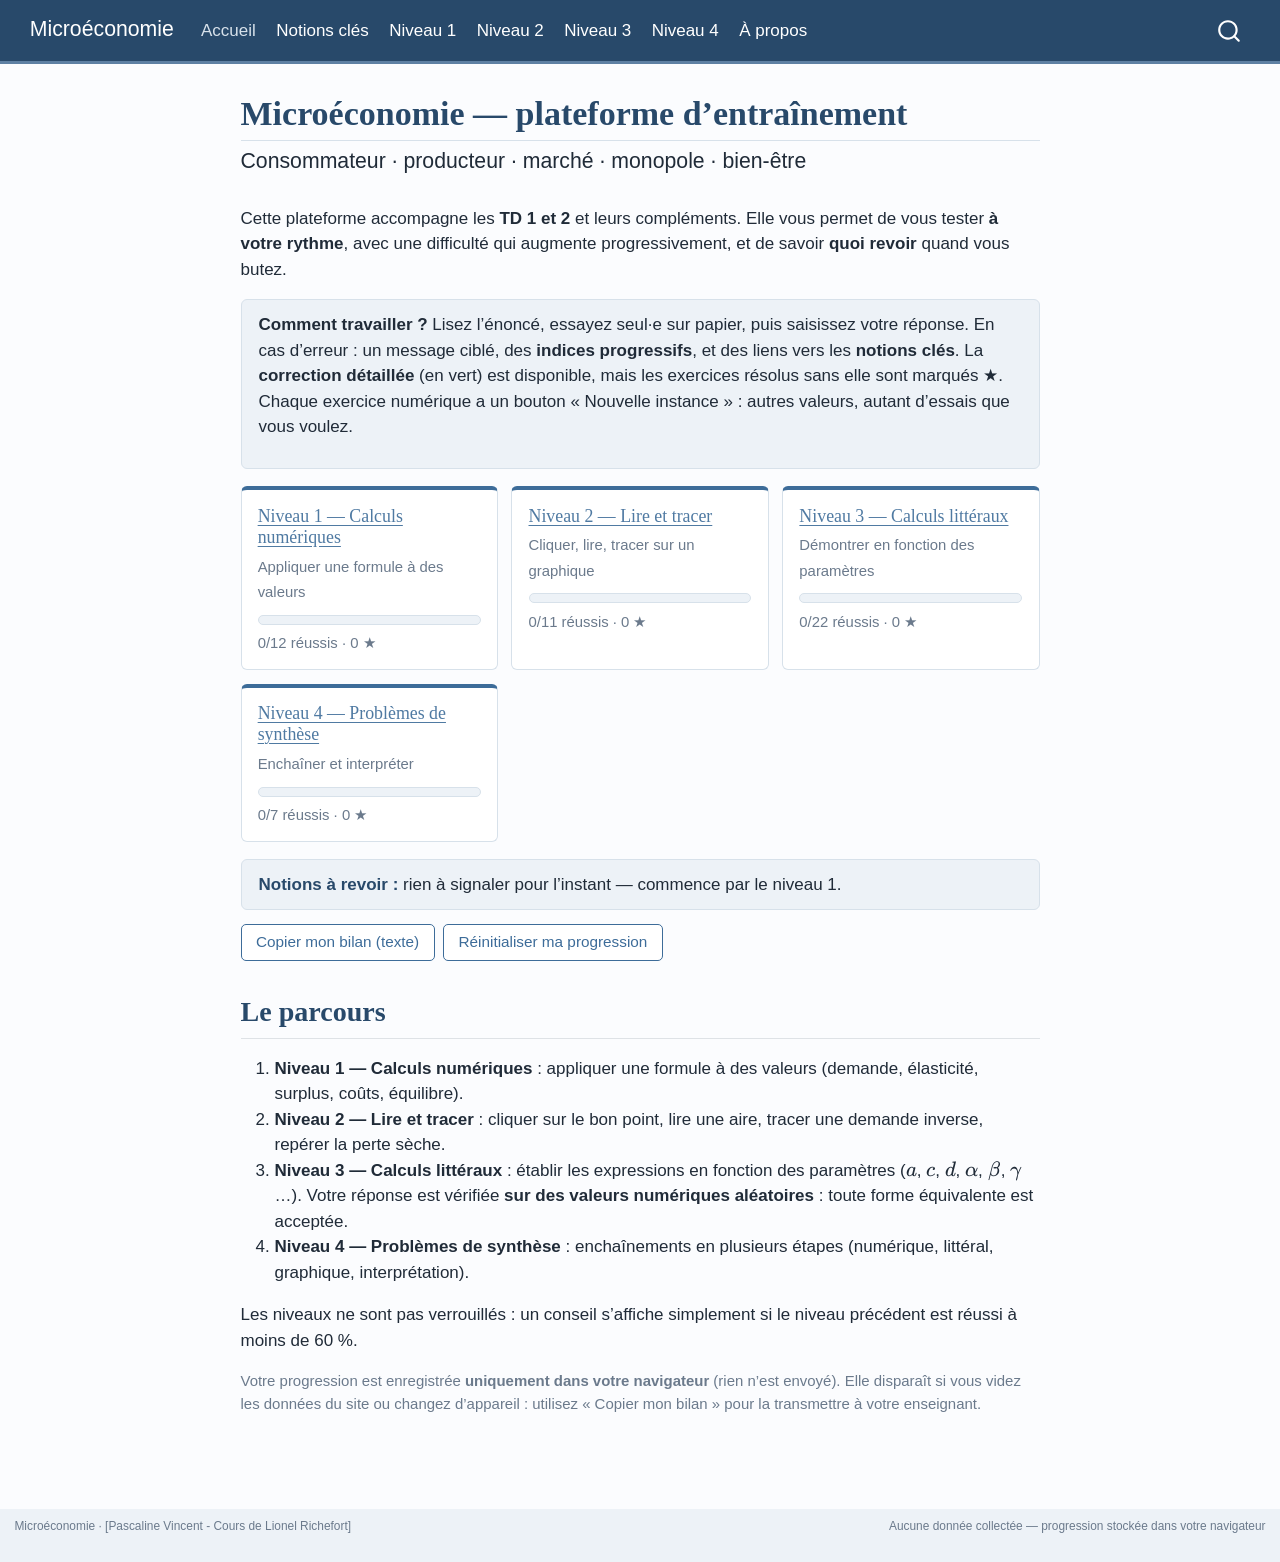
<file: docs/index.html>
<!DOCTYPE html>
<html xmlns="http://www.w3.org/1999/xhtml" lang="fr" xml:lang="fr"><head>

<meta charset="utf-8">
<meta name="generator" content="quarto-1.9.38">

<meta name="viewport" content="width=device-width, initial-scale=1.0, user-scalable=yes">


<title>Microéconomie — plateforme d’entraînement – Microéconomie</title>
<style>
/* Default styles provided by pandoc.
** See https://pandoc.org/MANUAL.html#variables-for-html for config info.
*/
code{white-space: pre-wrap;}
span.smallcaps{font-variant: small-caps;}
div.columns{display: flex; gap: min(4vw, 1.5em);}
div.column{flex: auto; overflow-x: auto;}
div.hanging-indent{margin-left: 1.5em; text-indent: -1.5em;}
ul.task-list{list-style: none;}
ul.task-list li input[type="checkbox"] {
  width: 0.8em;
  margin: 0 0.8em 0.2em -1em; /* quarto-specific, see https://github.com/quarto-dev/quarto-cli/issues/4556 */ 
  vertical-align: middle;
}
</style>


<script src="site_libs/quarto-nav/quarto-nav.js"></script>
<script src="site_libs/quarto-nav/headroom.min.js"></script>
<script src="site_libs/clipboard/clipboard.min.js"></script>
<script src="site_libs/quarto-search/autocomplete.umd.js"></script>
<script src="site_libs/quarto-search/fuse.min.js"></script>
<script src="site_libs/quarto-search/quarto-search.js"></script>
<meta name="quarto:offset" content="./">
<script src="site_libs/quarto-html/quarto.js" type="module"></script>
<script src="site_libs/quarto-html/tabsets/tabsets.js" type="module"></script>
<script src="site_libs/quarto-html/popper.min.js"></script>
<script src="site_libs/quarto-html/tippy.umd.min.js"></script>
<script src="site_libs/quarto-html/anchor.min.js"></script>
<link href="site_libs/quarto-html/tippy.css" rel="stylesheet">
<link href="site_libs/quarto-html/quarto-syntax-highlighting-15634bcf2e68342d4ad2dfa704d543f6.css" rel="stylesheet" id="quarto-text-highlighting-styles">
<script src="site_libs/bootstrap/bootstrap.min.js"></script>
<link href="site_libs/bootstrap/bootstrap-icons.css" rel="stylesheet">
<link href="site_libs/bootstrap/bootstrap-a331d33c6b200ce7b95aff8e37c7d122.min.css" rel="stylesheet" append-hash="true" id="quarto-bootstrap" data-mode="light">
<script id="quarto-search-options" type="application/json">{
  "location": "navbar",
  "copy-button": false,
  "collapse-after": 3,
  "panel-placement": "end",
  "type": "overlay",
  "limit": 50,
  "keyboard-shortcut": [
    "f",
    "/",
    "s"
  ],
  "show-item-context": false,
  "language": {
    "search-no-results-text": "Pas de résultats",
    "search-matching-documents-text": "documents trouvés",
    "search-copy-link-title": "Copier le lien vers la recherche",
    "search-hide-matches-text": "Cacher les correspondances additionnelles",
    "search-more-match-text": "correspondance de plus dans ce document",
    "search-more-matches-text": "correspondances de plus dans ce document",
    "search-clear-button-title": "Effacer",
    "search-text-placeholder": "",
    "search-detached-cancel-button-title": "Annuler",
    "search-submit-button-title": "Envoyer",
    "search-label": "Recherche"
  }
}</script>

  <script defer="" src="assets/katex/katex.min.js"></script>
  <script>document.addEventListener("DOMContentLoaded", function () {
 var mathElements = document.getElementsByClassName("math");
 var macros = [];
 for (var i = 0; i < mathElements.length; i++) {
  var texText = mathElements[i].firstChild;
  if (mathElements[i].tagName == "SPAN") {
   katex.render(texText.data, mathElements[i], {
    displayMode: mathElements[i].classList.contains('display'),
    throwOnError: false,
    macros: macros,
    fleqn: false
   });
}}});
  </script>
  <link rel="stylesheet" href="assets/katex/katex.min.css">

<script type="text/javascript">
const typesetMath = (el) => {
  if (window.MathJax) {
    // MathJax Typeset
    window.MathJax.typeset([el]);
  } else if (window.katex) {
    // KaTeX Render
    var mathElements = el.getElementsByClassName("math");
    var macros = [];
    for (var i = 0; i < mathElements.length; i++) {
      var texText = mathElements[i].firstChild;
      if (mathElements[i].tagName == "SPAN" && texText && texText.data) {
        window.katex.render(texText.data, mathElements[i], {
          displayMode: mathElements[i].classList.contains('display'),
          throwOnError: false,
          macros: macros,
          fleqn: false
        });
      }
    }
  }
}
window.Quarto = {
  typesetMath
};
</script>

<link rel="stylesheet" href="assets/platform.css">
</head>

<body class="nav-fixed fullcontent quarto-light">

<div id="quarto-search-results"></div>
  <header id="quarto-header" class="headroom fixed-top">
    <nav class="navbar navbar-expand-lg " data-bs-theme="dark">
      <div class="navbar-container container-fluid">
      <div class="navbar-brand-container mx-auto">
    <a class="navbar-brand" href="./index.html">
    <span class="navbar-title">Microéconomie</span>
    </a>
  </div>
            <div id="quarto-search" class="" title="Recherche"></div>
          <button class="navbar-toggler" type="button" data-bs-toggle="collapse" data-bs-target="#navbarCollapse" aria-controls="navbarCollapse" role="menu" aria-expanded="false" aria-label="Basculer la navigation" onclick="if (window.quartoToggleHeadroom) { window.quartoToggleHeadroom(); }">
  <span class="navbar-toggler-icon"></span>
</button>
          <div class="collapse navbar-collapse" id="navbarCollapse">
            <ul class="navbar-nav navbar-nav-scroll me-auto">
  <li class="nav-item">
    <a class="nav-link active" href="./index.html" aria-current="page"> 
<span class="menu-text">Accueil</span></a>
  </li>  
  <li class="nav-item">
    <a class="nav-link" href="./cours.html"> 
<span class="menu-text">Notions clés</span></a>
  </li>  
  <li class="nav-item">
    <a class="nav-link" href="./niveau1.html"> 
<span class="menu-text">Niveau 1</span></a>
  </li>  
  <li class="nav-item">
    <a class="nav-link" href="./niveau2.html"> 
<span class="menu-text">Niveau 2</span></a>
  </li>  
  <li class="nav-item">
    <a class="nav-link" href="./niveau3.html"> 
<span class="menu-text">Niveau 3</span></a>
  </li>  
  <li class="nav-item">
    <a class="nav-link" href="./niveau4.html"> 
<span class="menu-text">Niveau 4</span></a>
  </li>  
  <li class="nav-item">
    <a class="nav-link" href="./a-propos.html"> 
<span class="menu-text">À propos</span></a>
  </li>  
</ul>
          </div> <!-- /navcollapse -->
            <div class="quarto-navbar-tools">
</div>
      </div> <!-- /container-fluid -->
    </nav>
</header>
<!-- content -->
<div id="quarto-content" class="quarto-container page-columns page-rows-contents page-layout-article page-navbar">
<!-- sidebar -->
<!-- margin-sidebar -->
    
<!-- main -->
<main class="content" id="quarto-document-content">

<header id="title-block-header" class="quarto-title-block default">
<div class="quarto-title">
<h1 class="title">Microéconomie — plateforme d’entraînement</h1>
<p class="subtitle lead">Consommateur · producteur · marché · monopole · bien-être</p>
</div>



<div class="quarto-title-meta">

    
  
    
  </div>
  


</header>


<div class="pv-wrap">
<p>Cette plateforme accompagne les <strong>TD 1 et 2</strong> et leurs compléments. Elle vous permet de vous tester <strong>à votre rythme</strong>, avec une difficulté qui augmente progressivement, et de savoir <strong>quoi revoir</strong> quand vous butez.</p>
<div class="pv-key">
<p><strong>Comment travailler ?</strong> Lisez l’énoncé, essayez seul·e sur papier, puis saisissez votre réponse. En cas d’erreur : un message ciblé, des <strong>indices progressifs</strong>, et des liens vers les <strong>notions clés</strong>. La <strong>correction détaillée</strong> (en vert) est disponible, mais les exercices résolus sans elle sont marqués ★. Chaque exercice numérique a un bouton « Nouvelle instance » : autres valeurs, autant d’essais que vous voulez.</p>
</div>
<div id="pv-dashboard">

</div>
<section id="le-parcours" class="level2">
<h2 class="anchored" data-anchor-id="le-parcours">Le parcours</h2>
<ol type="1">
<li><strong>Niveau 1 — Calculs numériques</strong> : appliquer une formule à des valeurs (demande, élasticité, surplus, coûts, équilibre).</li>
<li><strong>Niveau 2 — Lire et tracer</strong> : cliquer sur le bon point, lire une aire, tracer une demande inverse, repérer la perte sèche.</li>
<li><strong>Niveau 3 — Calculs littéraux</strong> : établir les expressions en fonction des paramètres (<span class="math inline">a</span>, <span class="math inline">c</span>, <span class="math inline">d</span>, <span class="math inline">\alpha</span>, <span class="math inline">\beta</span>, <span class="math inline">\gamma</span>…). Votre réponse est vérifiée <strong>sur des valeurs numériques aléatoires</strong> : toute forme équivalente est acceptée.</li>
<li><strong>Niveau 4 — Problèmes de synthèse</strong> : enchaînements en plusieurs étapes (numérique, littéral, graphique, interprétation).</li>
</ol>
<p>Les niveaux ne sont pas verrouillés : un conseil s’affiche simplement si le niveau précédent est réussi à moins de 60 %.</p>
<div class="pv-note">
<p>Votre progression est enregistrée <strong>uniquement dans votre navigateur</strong> (rien n’est envoyé). Elle disparaît si vous videz les données du site ou changez d’appareil : utilisez « Copier mon bilan » pour la transmettre à votre enseignant.</p>
</div>
</section>
</div>



</main> <!-- /main -->
<script src="assets/platform.js"></script>
<script src="assets/exercises.js"></script>
<script id="quarto-html-after-body" type="application/javascript">
  window.document.addEventListener("DOMContentLoaded", function (event) {
    const icon = "";
    const anchorJS = new window.AnchorJS();
    anchorJS.options = {
      placement: 'right',
      icon: icon
    };
    anchorJS.add('.anchored');
    const isCodeAnnotation = (el) => {
      for (const clz of el.classList) {
        if (clz.startsWith('code-annotation-')) {                     
          return true;
        }
      }
      return false;
    }
    const onCopySuccess = function(e) {
      // button target
      const button = e.trigger;
      // don't keep focus
      button.blur();
      // flash "checked"
      button.classList.add('code-copy-button-checked');
      var currentTitle = button.getAttribute("title");
      button.setAttribute("title", "Copié");
      let tooltip;
      if (window.bootstrap) {
        button.setAttribute("data-bs-toggle", "tooltip");
        button.setAttribute("data-bs-placement", "left");
        button.setAttribute("data-bs-title", "Copié");
        tooltip = new bootstrap.Tooltip(button, 
          { trigger: "manual", 
            customClass: "code-copy-button-tooltip",
            offset: [0, -8]});
        tooltip.show();    
      }
      setTimeout(function() {
        if (tooltip) {
          tooltip.hide();
          button.removeAttribute("data-bs-title");
          button.removeAttribute("data-bs-toggle");
          button.removeAttribute("data-bs-placement");
        }
        button.setAttribute("title", currentTitle);
        button.classList.remove('code-copy-button-checked');
      }, 1000);
      // clear code selection
      e.clearSelection();
    }
    const getTextToCopy = function(trigger) {
      const outerScaffold = trigger.parentElement.cloneNode(true);
      const codeEl = outerScaffold.querySelector('code');
      for (const childEl of codeEl.children) {
        if (isCodeAnnotation(childEl)) {
          childEl.remove();
        }
      }
      return codeEl.innerText;
    }
    const clipboard = new window.ClipboardJS('.code-copy-button:not([data-in-quarto-modal])', {
      text: getTextToCopy
    });
    clipboard.on('success', onCopySuccess);
    if (window.document.getElementById('quarto-embedded-source-code-modal')) {
      const clipboardModal = new window.ClipboardJS('.code-copy-button[data-in-quarto-modal]', {
        text: getTextToCopy,
        container: window.document.getElementById('quarto-embedded-source-code-modal')
      });
      clipboardModal.on('success', onCopySuccess);
    }
      var localhostRegex = new RegExp(/^(?:http|https):\/\/localhost\:?[0-9]*\//);
      var mailtoRegex = new RegExp(/^mailto:/);
        var filterRegex = new RegExp('/' + window.location.host + '/');
      var isInternal = (href) => {
          return filterRegex.test(href) || localhostRegex.test(href) || mailtoRegex.test(href);
      }
      // Inspect non-navigation links and adorn them if external
     var links = window.document.querySelectorAll('a[href]:not(.nav-link):not(.navbar-brand):not(.toc-action):not(.sidebar-link):not(.sidebar-item-toggle):not(.pagination-link):not(.no-external):not([aria-hidden]):not(.dropdown-item):not(.quarto-navigation-tool):not(.about-link)');
      for (var i=0; i<links.length; i++) {
        const link = links[i];
        if (!isInternal(link.href)) {
          // undo the damage that might have been done by quarto-nav.js in the case of
          // links that we want to consider external
          if (link.dataset.originalHref !== undefined) {
            link.href = link.dataset.originalHref;
          }
        }
      }
    function tippyHover(el, contentFn, onTriggerFn, onUntriggerFn) {
      const config = {
        allowHTML: true,
        maxWidth: 500,
        delay: 100,
        arrow: false,
        appendTo: function(el) {
            return el.parentElement;
        },
        interactive: true,
        interactiveBorder: 10,
        theme: 'quarto',
        placement: 'bottom-start',
      };
      if (contentFn) {
        config.content = contentFn;
      }
      if (onTriggerFn) {
        config.onTrigger = onTriggerFn;
      }
      if (onUntriggerFn) {
        config.onUntrigger = onUntriggerFn;
      }
      window.tippy(el, config); 
    }
    const noterefs = window.document.querySelectorAll('a[role="doc-noteref"]');
    for (var i=0; i<noterefs.length; i++) {
      const ref = noterefs[i];
      tippyHover(ref, function() {
        // use id or data attribute instead here
        let href = ref.getAttribute('data-footnote-href') || ref.getAttribute('href');
        try { href = new URL(href).hash; } catch {}
        const id = href.replace(/^#\/?/, "");
        const note = window.document.getElementById(id);
        if (note) {
          return note.innerHTML;
        } else {
          return "";
        }
      });
    }
    const xrefs = window.document.querySelectorAll('a.quarto-xref');
    const processXRef = (id, note) => {
      // Strip column container classes
      const stripColumnClz = (el) => {
        el.classList.remove("page-full", "page-columns");
        if (el.children) {
          for (const child of el.children) {
            stripColumnClz(child);
          }
        }
      }
      stripColumnClz(note)
      if (id === null || id.startsWith('sec-')) {
        // Special case sections, only their first couple elements
        const container = document.createElement("div");
        if (note.children && note.children.length > 2) {
          container.appendChild(note.children[0].cloneNode(true));
          for (let i = 1; i < note.children.length; i++) {
            const child = note.children[i];
            if (child.tagName === "P" && child.innerText === "") {
              continue;
            } else {
              container.appendChild(child.cloneNode(true));
              break;
            }
          }
          if (window.Quarto?.typesetMath) {
            window.Quarto.typesetMath(container);
          }
          return container.innerHTML
        } else {
          if (window.Quarto?.typesetMath) {
            window.Quarto.typesetMath(note);
          }
          return note.innerHTML;
        }
      } else {
        // Remove any anchor links if they are present
        const anchorLink = note.querySelector('a.anchorjs-link');
        if (anchorLink) {
          anchorLink.remove();
        }
        if (window.Quarto?.typesetMath) {
          window.Quarto.typesetMath(note);
        }
        if (note.classList.contains("callout")) {
          return note.outerHTML;
        } else {
          return note.innerHTML;
        }
      }
    }
    for (var i=0; i<xrefs.length; i++) {
      const xref = xrefs[i];
      tippyHover(xref, undefined, function(instance) {
        instance.disable();
        let url = xref.getAttribute('href');
        let hash = undefined; 
        if (url.startsWith('#')) {
          hash = url;
        } else {
          try { hash = new URL(url).hash; } catch {}
        }
        if (hash) {
          const id = hash.replace(/^#\/?/, "");
          const note = window.document.getElementById(id);
          if (note !== null) {
            try {
              const html = processXRef(id, note.cloneNode(true));
              instance.setContent(html);
            } finally {
              instance.enable();
              instance.show();
            }
          } else {
            // See if we can fetch this
            fetch(url.split('#')[0])
            .then(res => res.text())
            .then(html => {
              const parser = new DOMParser();
              const htmlDoc = parser.parseFromString(html, "text/html");
              const note = htmlDoc.getElementById(id);
              if (note !== null) {
                const html = processXRef(id, note);
                instance.setContent(html);
              } 
            }).finally(() => {
              instance.enable();
              instance.show();
            });
          }
        } else {
          // See if we can fetch a full url (with no hash to target)
          // This is a special case and we should probably do some content thinning / targeting
          fetch(url)
          .then(res => res.text())
          .then(html => {
            const parser = new DOMParser();
            const htmlDoc = parser.parseFromString(html, "text/html");
            const note = htmlDoc.querySelector('main.content');
            if (note !== null) {
              // This should only happen for chapter cross references
              // (since there is no id in the URL)
              // remove the first header
              if (note.children.length > 0 && note.children[0].tagName === "HEADER") {
                note.children[0].remove();
              }
              const html = processXRef(null, note);
              instance.setContent(html);
            } 
          }).finally(() => {
            instance.enable();
            instance.show();
          });
        }
      }, function(instance) {
      });
    }
        let selectedAnnoteEl;
        const selectorForAnnotation = ( cell, annotation) => {
          let cellAttr = 'data-code-cell="' + cell + '"';
          let lineAttr = 'data-code-annotation="' +  annotation + '"';
          const selector = 'span[' + cellAttr + '][' + lineAttr + ']';
          return selector;
        }
        const selectCodeLines = (annoteEl) => {
          const doc = window.document;
          const targetCell = annoteEl.getAttribute("data-target-cell");
          const targetAnnotation = annoteEl.getAttribute("data-target-annotation");
          const annoteSpan = window.document.querySelector(selectorForAnnotation(targetCell, targetAnnotation));
          const lines = annoteSpan.getAttribute("data-code-lines").split(",");
          const lineIds = lines.map((line) => {
            return targetCell + "-" + line;
          })
          let top = null;
          let height = null;
          let parent = null;
          if (lineIds.length > 0) {
              //compute the position of the single el (top and bottom and make a div)
              const el = window.document.getElementById(lineIds[0]);
              top = el.offsetTop;
              height = el.offsetHeight;
              parent = el.parentElement.parentElement;
            if (lineIds.length > 1) {
              const lastEl = window.document.getElementById(lineIds[lineIds.length - 1]);
              const bottom = lastEl.offsetTop + lastEl.offsetHeight;
              height = bottom - top;
            }
            if (top !== null && height !== null && parent !== null) {
              // cook up a div (if necessary) and position it 
              let div = window.document.getElementById("code-annotation-line-highlight");
              if (div === null) {
                div = window.document.createElement("div");
                div.setAttribute("id", "code-annotation-line-highlight");
                div.style.position = 'absolute';
                parent.appendChild(div);
              }
              div.style.top = top - 2 + "px";
              div.style.height = height + 4 + "px";
              div.style.left = 0;
              let gutterDiv = window.document.getElementById("code-annotation-line-highlight-gutter");
              if (gutterDiv === null) {
                gutterDiv = window.document.createElement("div");
                gutterDiv.setAttribute("id", "code-annotation-line-highlight-gutter");
                gutterDiv.style.position = 'absolute';
                const codeCell = window.document.getElementById(targetCell);
                const gutter = codeCell.querySelector('.code-annotation-gutter');
                gutter.appendChild(gutterDiv);
              }
              gutterDiv.style.top = top - 2 + "px";
              gutterDiv.style.height = height + 4 + "px";
            }
            selectedAnnoteEl = annoteEl;
          }
        };
        const unselectCodeLines = () => {
          const elementsIds = ["code-annotation-line-highlight", "code-annotation-line-highlight-gutter"];
          elementsIds.forEach((elId) => {
            const div = window.document.getElementById(elId);
            if (div) {
              div.remove();
            }
          });
          selectedAnnoteEl = undefined;
        };
          // Handle positioning of the toggle
      window.addEventListener(
        "resize",
        throttle(() => {
          elRect = undefined;
          if (selectedAnnoteEl) {
            selectCodeLines(selectedAnnoteEl);
          }
        }, 10)
      );
      function throttle(fn, ms) {
      let throttle = false;
      let timer;
        return (...args) => {
          if(!throttle) { // first call gets through
              fn.apply(this, args);
              throttle = true;
          } else { // all the others get throttled
              if(timer) clearTimeout(timer); // cancel #2
              timer = setTimeout(() => {
                fn.apply(this, args);
                timer = throttle = false;
              }, ms);
          }
        };
      }
        // Attach click handler to the DT
        const annoteDls = window.document.querySelectorAll('dt[data-target-cell]');
        for (const annoteDlNode of annoteDls) {
          annoteDlNode.addEventListener('click', (event) => {
            const clickedEl = event.target;
            if (clickedEl !== selectedAnnoteEl) {
              unselectCodeLines();
              const activeEl = window.document.querySelector('dt[data-target-cell].code-annotation-active');
              if (activeEl) {
                activeEl.classList.remove('code-annotation-active');
              }
              selectCodeLines(clickedEl);
              clickedEl.classList.add('code-annotation-active');
            } else {
              // Unselect the line
              unselectCodeLines();
              clickedEl.classList.remove('code-annotation-active');
            }
          });
        }
    const findCites = (el) => {
      const parentEl = el.parentElement;
      if (parentEl) {
        const cites = parentEl.dataset.cites;
        if (cites) {
          return {
            el,
            cites: cites.split(' ')
          };
        } else {
          return findCites(el.parentElement)
        }
      } else {
        return undefined;
      }
    };
    var bibliorefs = window.document.querySelectorAll('a[role="doc-biblioref"]');
    for (var i=0; i<bibliorefs.length; i++) {
      const ref = bibliorefs[i];
      const citeInfo = findCites(ref);
      if (citeInfo) {
        tippyHover(citeInfo.el, function() {
          var popup = window.document.createElement('div');
          citeInfo.cites.forEach(function(cite) {
            var citeDiv = window.document.createElement('div');
            citeDiv.classList.add('hanging-indent');
            citeDiv.classList.add('csl-entry');
            var biblioDiv = window.document.getElementById('ref-' + cite);
            if (biblioDiv) {
              citeDiv.innerHTML = biblioDiv.innerHTML;
            }
            popup.appendChild(citeDiv);
          });
          return popup.innerHTML;
        });
      }
    }
  });
  </script>
</div> <!-- /content -->
<footer class="footer">
  <div class="nav-footer">
    <div class="nav-footer-left">
<p>Microéconomie · [Pascaline Vincent - Cours de Lionel Richefort]</p>
</div>   
    <div class="nav-footer-center">
      &nbsp;
    </div>
    <div class="nav-footer-right">
<p>Aucune donnée collectée — progression stockée dans votre navigateur</p>
</div>
  </div>
</footer>




</body></html>
</file>
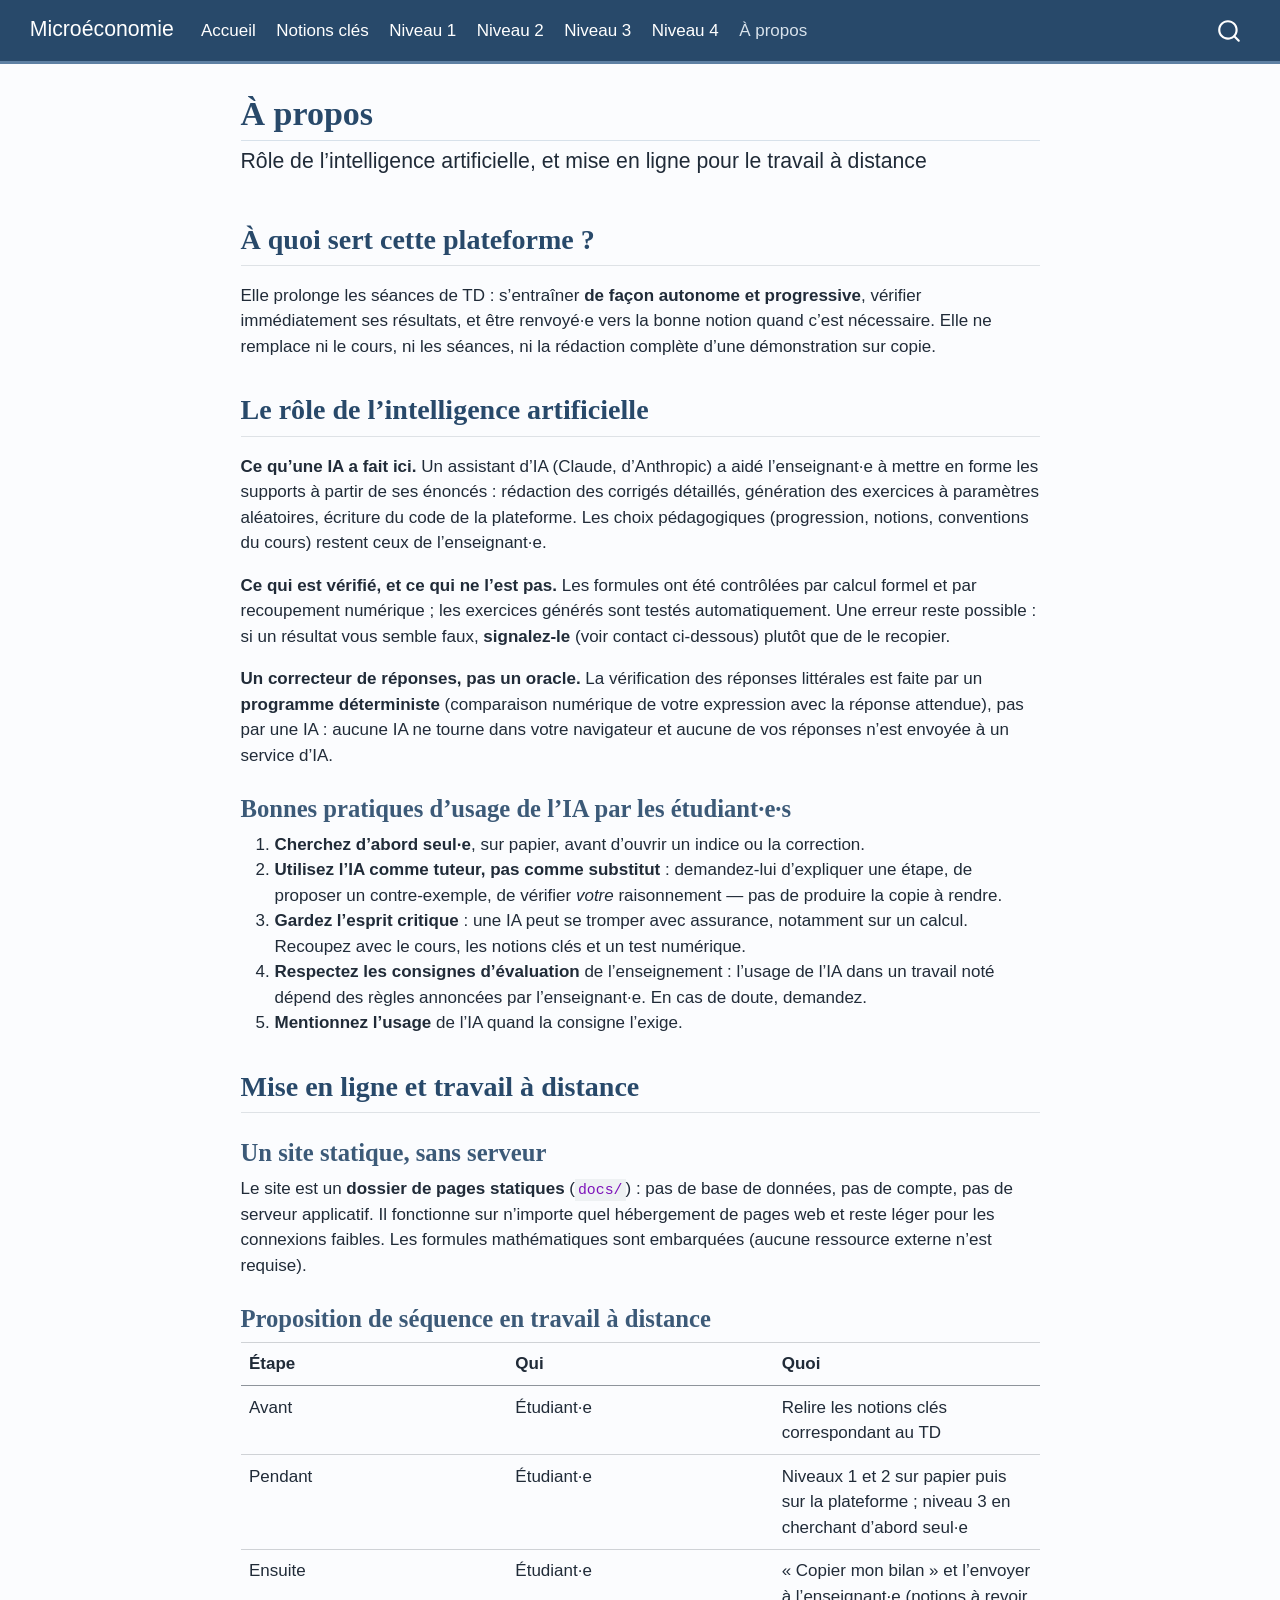
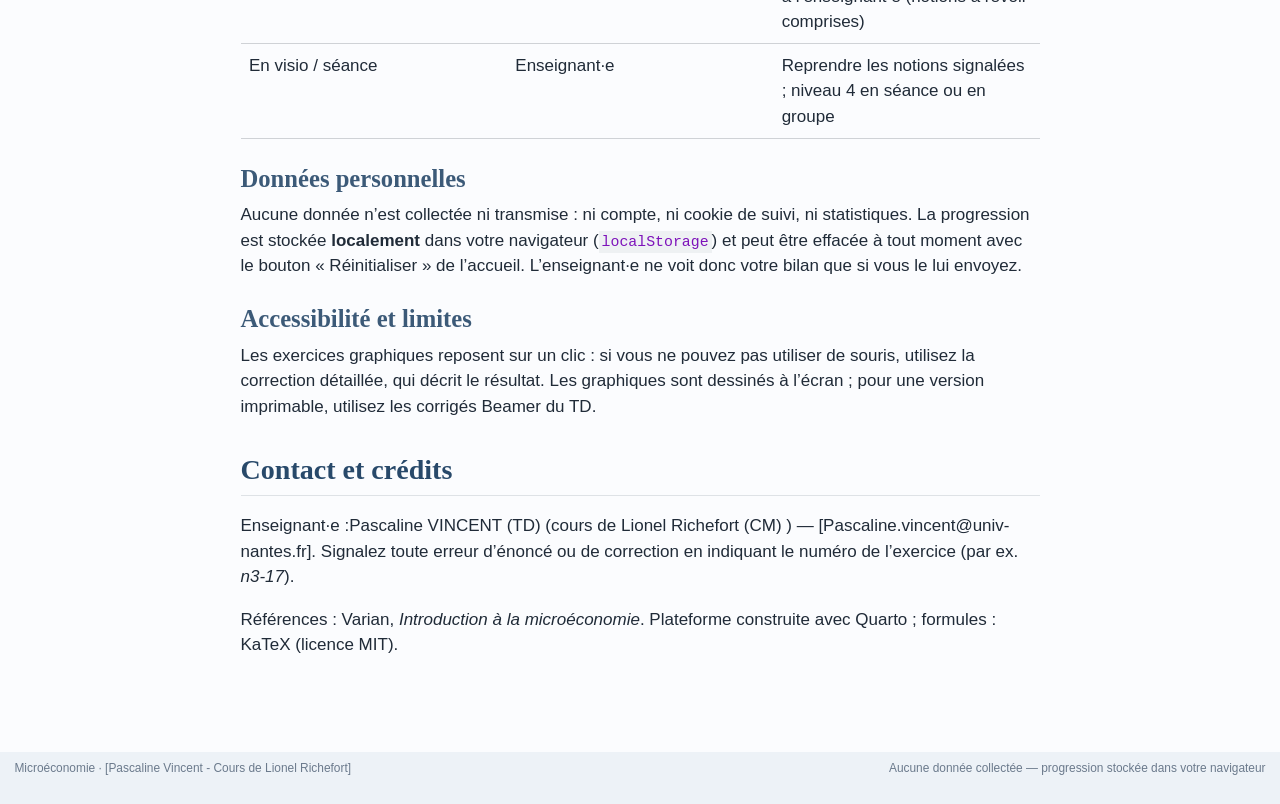
<file: docs/a-propos.html>
<!DOCTYPE html>
<html xmlns="http://www.w3.org/1999/xhtml" lang="fr" xml:lang="fr"><head>

<meta charset="utf-8">
<meta name="generator" content="quarto-1.9.38">

<meta name="viewport" content="width=device-width, initial-scale=1.0, user-scalable=yes">


<title>À propos – Microéconomie</title>
<style>
/* Default styles provided by pandoc.
** See https://pandoc.org/MANUAL.html#variables-for-html for config info.
*/
code{white-space: pre-wrap;}
span.smallcaps{font-variant: small-caps;}
div.columns{display: flex; gap: min(4vw, 1.5em);}
div.column{flex: auto; overflow-x: auto;}
div.hanging-indent{margin-left: 1.5em; text-indent: -1.5em;}
ul.task-list{list-style: none;}
ul.task-list li input[type="checkbox"] {
  width: 0.8em;
  margin: 0 0.8em 0.2em -1em; /* quarto-specific, see https://github.com/quarto-dev/quarto-cli/issues/4556 */ 
  vertical-align: middle;
}
</style>


<script src="site_libs/quarto-nav/quarto-nav.js"></script>
<script src="site_libs/quarto-nav/headroom.min.js"></script>
<script src="site_libs/clipboard/clipboard.min.js"></script>
<script src="site_libs/quarto-search/autocomplete.umd.js"></script>
<script src="site_libs/quarto-search/fuse.min.js"></script>
<script src="site_libs/quarto-search/quarto-search.js"></script>
<meta name="quarto:offset" content="./">
<script src="site_libs/quarto-html/quarto.js" type="module"></script>
<script src="site_libs/quarto-html/tabsets/tabsets.js" type="module"></script>
<script src="site_libs/quarto-html/popper.min.js"></script>
<script src="site_libs/quarto-html/tippy.umd.min.js"></script>
<script src="site_libs/quarto-html/anchor.min.js"></script>
<link href="site_libs/quarto-html/tippy.css" rel="stylesheet">
<link href="site_libs/quarto-html/quarto-syntax-highlighting-15634bcf2e68342d4ad2dfa704d543f6.css" rel="stylesheet" id="quarto-text-highlighting-styles">
<script src="site_libs/bootstrap/bootstrap.min.js"></script>
<link href="site_libs/bootstrap/bootstrap-icons.css" rel="stylesheet">
<link href="site_libs/bootstrap/bootstrap-a331d33c6b200ce7b95aff8e37c7d122.min.css" rel="stylesheet" append-hash="true" id="quarto-bootstrap" data-mode="light">
<script id="quarto-search-options" type="application/json">{
  "location": "navbar",
  "copy-button": false,
  "collapse-after": 3,
  "panel-placement": "end",
  "type": "overlay",
  "limit": 50,
  "keyboard-shortcut": [
    "f",
    "/",
    "s"
  ],
  "show-item-context": false,
  "language": {
    "search-no-results-text": "Pas de résultats",
    "search-matching-documents-text": "documents trouvés",
    "search-copy-link-title": "Copier le lien vers la recherche",
    "search-hide-matches-text": "Cacher les correspondances additionnelles",
    "search-more-match-text": "correspondance de plus dans ce document",
    "search-more-matches-text": "correspondances de plus dans ce document",
    "search-clear-button-title": "Effacer",
    "search-text-placeholder": "",
    "search-detached-cancel-button-title": "Annuler",
    "search-submit-button-title": "Envoyer",
    "search-label": "Recherche"
  }
}</script>


<link rel="stylesheet" href="assets/platform.css">
</head>

<body class="nav-fixed fullcontent quarto-light">

<div id="quarto-search-results"></div>
  <header id="quarto-header" class="headroom fixed-top">
    <nav class="navbar navbar-expand-lg " data-bs-theme="dark">
      <div class="navbar-container container-fluid">
      <div class="navbar-brand-container mx-auto">
    <a class="navbar-brand" href="./index.html">
    <span class="navbar-title">Microéconomie</span>
    </a>
  </div>
            <div id="quarto-search" class="" title="Recherche"></div>
          <button class="navbar-toggler" type="button" data-bs-toggle="collapse" data-bs-target="#navbarCollapse" aria-controls="navbarCollapse" role="menu" aria-expanded="false" aria-label="Basculer la navigation" onclick="if (window.quartoToggleHeadroom) { window.quartoToggleHeadroom(); }">
  <span class="navbar-toggler-icon"></span>
</button>
          <div class="collapse navbar-collapse" id="navbarCollapse">
            <ul class="navbar-nav navbar-nav-scroll me-auto">
  <li class="nav-item">
    <a class="nav-link" href="./index.html"> 
<span class="menu-text">Accueil</span></a>
  </li>  
  <li class="nav-item">
    <a class="nav-link" href="./cours.html"> 
<span class="menu-text">Notions clés</span></a>
  </li>  
  <li class="nav-item">
    <a class="nav-link" href="./niveau1.html"> 
<span class="menu-text">Niveau 1</span></a>
  </li>  
  <li class="nav-item">
    <a class="nav-link" href="./niveau2.html"> 
<span class="menu-text">Niveau 2</span></a>
  </li>  
  <li class="nav-item">
    <a class="nav-link" href="./niveau3.html"> 
<span class="menu-text">Niveau 3</span></a>
  </li>  
  <li class="nav-item">
    <a class="nav-link" href="./niveau4.html"> 
<span class="menu-text">Niveau 4</span></a>
  </li>  
  <li class="nav-item">
    <a class="nav-link active" href="./a-propos.html" aria-current="page"> 
<span class="menu-text">À propos</span></a>
  </li>  
</ul>
          </div> <!-- /navcollapse -->
            <div class="quarto-navbar-tools">
</div>
      </div> <!-- /container-fluid -->
    </nav>
</header>
<!-- content -->
<div id="quarto-content" class="quarto-container page-columns page-rows-contents page-layout-article page-navbar">
<!-- sidebar -->
<!-- margin-sidebar -->
    
<!-- main -->
<main class="content" id="quarto-document-content">

<header id="title-block-header" class="quarto-title-block default">
<div class="quarto-title">
<h1 class="title">À propos</h1>
<p class="subtitle lead">Rôle de l’intelligence artificielle, et mise en ligne pour le travail à distance</p>
</div>



<div class="quarto-title-meta">

    
  
    
  </div>
  


</header>


<div class="pv-wrap">
<section id="à-quoi-sert-cette-plateforme" class="level2">
<h2 class="anchored" data-anchor-id="à-quoi-sert-cette-plateforme">À quoi sert cette plateforme ?</h2>
<p>Elle prolonge les séances de TD : s’entraîner <strong>de façon autonome et progressive</strong>, vérifier immédiatement ses résultats, et être renvoyé·e vers la bonne notion quand c’est nécessaire. Elle ne remplace ni le cours, ni les séances, ni la rédaction complète d’une démonstration sur copie.</p>
</section>
<section id="ia" class="level2">
<h2 class="anchored" data-anchor-id="ia">Le rôle de l’intelligence artificielle</h2>
<p><strong>Ce qu’une IA a fait ici.</strong> Un assistant d’IA (Claude, d’Anthropic) a aidé l’enseignant·e à mettre en forme les supports à partir de ses énoncés : rédaction des corrigés détaillés, génération des exercices à paramètres aléatoires, écriture du code de la plateforme. Les choix pédagogiques (progression, notions, conventions du cours) restent ceux de l’enseignant·e.</p>
<p><strong>Ce qui est vérifié, et ce qui ne l’est pas.</strong> Les formules ont été contrôlées par calcul formel et par recoupement numérique ; les exercices générés sont testés automatiquement. Une erreur reste possible : si un résultat vous semble faux, <strong>signalez-le</strong> (voir contact ci-dessous) plutôt que de le recopier.</p>
<p><strong>Un correcteur de réponses, pas un oracle.</strong> La vérification des réponses littérales est faite par un <strong>programme déterministe</strong> (comparaison numérique de votre expression avec la réponse attendue), pas par une IA : aucune IA ne tourne dans votre navigateur et aucune de vos réponses n’est envoyée à un service d’IA.</p>
<section id="bonnes-pratiques-dusage-de-lia-par-les-étudiantes" class="level3">
<h3 class="anchored" data-anchor-id="bonnes-pratiques-dusage-de-lia-par-les-étudiantes">Bonnes pratiques d’usage de l’IA par les étudiant·e·s</h3>
<ol type="1">
<li><strong>Cherchez d’abord seul·e</strong>, sur papier, avant d’ouvrir un indice ou la correction.</li>
<li><strong>Utilisez l’IA comme tuteur, pas comme substitut</strong> : demandez-lui d’expliquer une étape, de proposer un contre-exemple, de vérifier <em>votre</em> raisonnement — pas de produire la copie à rendre.</li>
<li><strong>Gardez l’esprit critique</strong> : une IA peut se tromper avec assurance, notamment sur un calcul. Recoupez avec le cours, les notions clés et un test numérique.</li>
<li><strong>Respectez les consignes d’évaluation</strong> de l’enseignement : l’usage de l’IA dans un travail noté dépend des règles annoncées par l’enseignant·e. En cas de doute, demandez.</li>
<li><strong>Mentionnez l’usage</strong> de l’IA quand la consigne l’exige.</li>
</ol>
</section>
</section>
<section id="mise-en-ligne" class="level2">
<h2 class="anchored" data-anchor-id="mise-en-ligne">Mise en ligne et travail à distance</h2>
<section id="un-site-statique-sans-serveur" class="level3">
<h3 class="anchored" data-anchor-id="un-site-statique-sans-serveur">Un site statique, sans serveur</h3>
<p>Le site est un <strong>dossier de pages statiques</strong> (<code>docs/</code>) : pas de base de données, pas de compte, pas de serveur applicatif. Il fonctionne sur n’importe quel hébergement de pages web et reste léger pour les connexions faibles. Les formules mathématiques sont embarquées (aucune ressource externe n’est requise).</p>
</section>
<section id="proposition-de-séquence-en-travail-à-distance" class="level3">
<h3 class="anchored" data-anchor-id="proposition-de-séquence-en-travail-à-distance">Proposition de séquence en travail à distance</h3>
<table class="caption-top table">
<colgroup>
<col style="width: 33%">
<col style="width: 33%">
<col style="width: 33%">
</colgroup>
<thead>
<tr class="header">
<th style="text-align: left;">Étape</th>
<th style="text-align: left;">Qui</th>
<th style="text-align: left;">Quoi</th>
</tr>
</thead>
<tbody>
<tr class="odd">
<td style="text-align: left;">Avant</td>
<td style="text-align: left;">Étudiant·e</td>
<td style="text-align: left;">Relire les notions clés correspondant au TD</td>
</tr>
<tr class="even">
<td style="text-align: left;">Pendant</td>
<td style="text-align: left;">Étudiant·e</td>
<td style="text-align: left;">Niveaux 1 et 2 sur papier puis sur la plateforme ; niveau 3 en cherchant d’abord seul·e</td>
</tr>
<tr class="odd">
<td style="text-align: left;">Ensuite</td>
<td style="text-align: left;">Étudiant·e</td>
<td style="text-align: left;">« Copier mon bilan » et l’envoyer à l’enseignant·e (notions à revoir comprises)</td>
</tr>
<tr class="even">
<td style="text-align: left;">En visio / séance</td>
<td style="text-align: left;">Enseignant·e</td>
<td style="text-align: left;">Reprendre les notions signalées ; niveau 4 en séance ou en groupe</td>
</tr>
</tbody>
</table>
</section>
<section id="données-personnelles" class="level3">
<h3 class="anchored" data-anchor-id="données-personnelles">Données personnelles</h3>
<p>Aucune donnée n’est collectée ni transmise : ni compte, ni cookie de suivi, ni statistiques. La progression est stockée <strong>localement</strong> dans votre navigateur (<code>localStorage</code>) et peut être effacée à tout moment avec le bouton « Réinitialiser » de l’accueil. L’enseignant·e ne voit donc votre bilan que si vous le lui envoyez.</p>
</section>
<section id="accessibilité-et-limites" class="level3">
<h3 class="anchored" data-anchor-id="accessibilité-et-limites">Accessibilité et limites</h3>
<p>Les exercices graphiques reposent sur un clic : si vous ne pouvez pas utiliser de souris, utilisez la correction détaillée, qui décrit le résultat. Les graphiques sont dessinés à l’écran ; pour une version imprimable, utilisez les corrigés Beamer du TD.</p>
</section>
</section>
<section id="contact" class="level2">
<h2 class="anchored" data-anchor-id="contact">Contact et crédits</h2>
<p>Enseignant·e :Pascaline VINCENT (TD) (cours de Lionel Richefort (CM) ) — [Pascaline.vincent@univ-nantes.fr]. Signalez toute erreur d’énoncé ou de correction en indiquant le numéro de l’exercice (par ex. <em>n3-17</em>).</p>
<p>Références : Varian, <em>Introduction à la microéconomie</em>. Plateforme construite avec Quarto ; formules : KaTeX (licence MIT).</p>
</section>
</div>



</main> <!-- /main -->
<script src="assets/platform.js"></script>
<script src="assets/exercises.js"></script>
<script id="quarto-html-after-body" type="application/javascript">
  window.document.addEventListener("DOMContentLoaded", function (event) {
    const icon = "";
    const anchorJS = new window.AnchorJS();
    anchorJS.options = {
      placement: 'right',
      icon: icon
    };
    anchorJS.add('.anchored');
    const isCodeAnnotation = (el) => {
      for (const clz of el.classList) {
        if (clz.startsWith('code-annotation-')) {                     
          return true;
        }
      }
      return false;
    }
    const onCopySuccess = function(e) {
      // button target
      const button = e.trigger;
      // don't keep focus
      button.blur();
      // flash "checked"
      button.classList.add('code-copy-button-checked');
      var currentTitle = button.getAttribute("title");
      button.setAttribute("title", "Copié");
      let tooltip;
      if (window.bootstrap) {
        button.setAttribute("data-bs-toggle", "tooltip");
        button.setAttribute("data-bs-placement", "left");
        button.setAttribute("data-bs-title", "Copié");
        tooltip = new bootstrap.Tooltip(button, 
          { trigger: "manual", 
            customClass: "code-copy-button-tooltip",
            offset: [0, -8]});
        tooltip.show();    
      }
      setTimeout(function() {
        if (tooltip) {
          tooltip.hide();
          button.removeAttribute("data-bs-title");
          button.removeAttribute("data-bs-toggle");
          button.removeAttribute("data-bs-placement");
        }
        button.setAttribute("title", currentTitle);
        button.classList.remove('code-copy-button-checked');
      }, 1000);
      // clear code selection
      e.clearSelection();
    }
    const getTextToCopy = function(trigger) {
      const outerScaffold = trigger.parentElement.cloneNode(true);
      const codeEl = outerScaffold.querySelector('code');
      for (const childEl of codeEl.children) {
        if (isCodeAnnotation(childEl)) {
          childEl.remove();
        }
      }
      return codeEl.innerText;
    }
    const clipboard = new window.ClipboardJS('.code-copy-button:not([data-in-quarto-modal])', {
      text: getTextToCopy
    });
    clipboard.on('success', onCopySuccess);
    if (window.document.getElementById('quarto-embedded-source-code-modal')) {
      const clipboardModal = new window.ClipboardJS('.code-copy-button[data-in-quarto-modal]', {
        text: getTextToCopy,
        container: window.document.getElementById('quarto-embedded-source-code-modal')
      });
      clipboardModal.on('success', onCopySuccess);
    }
      var localhostRegex = new RegExp(/^(?:http|https):\/\/localhost\:?[0-9]*\//);
      var mailtoRegex = new RegExp(/^mailto:/);
        var filterRegex = new RegExp('/' + window.location.host + '/');
      var isInternal = (href) => {
          return filterRegex.test(href) || localhostRegex.test(href) || mailtoRegex.test(href);
      }
      // Inspect non-navigation links and adorn them if external
     var links = window.document.querySelectorAll('a[href]:not(.nav-link):not(.navbar-brand):not(.toc-action):not(.sidebar-link):not(.sidebar-item-toggle):not(.pagination-link):not(.no-external):not([aria-hidden]):not(.dropdown-item):not(.quarto-navigation-tool):not(.about-link)');
      for (var i=0; i<links.length; i++) {
        const link = links[i];
        if (!isInternal(link.href)) {
          // undo the damage that might have been done by quarto-nav.js in the case of
          // links that we want to consider external
          if (link.dataset.originalHref !== undefined) {
            link.href = link.dataset.originalHref;
          }
        }
      }
    function tippyHover(el, contentFn, onTriggerFn, onUntriggerFn) {
      const config = {
        allowHTML: true,
        maxWidth: 500,
        delay: 100,
        arrow: false,
        appendTo: function(el) {
            return el.parentElement;
        },
        interactive: true,
        interactiveBorder: 10,
        theme: 'quarto',
        placement: 'bottom-start',
      };
      if (contentFn) {
        config.content = contentFn;
      }
      if (onTriggerFn) {
        config.onTrigger = onTriggerFn;
      }
      if (onUntriggerFn) {
        config.onUntrigger = onUntriggerFn;
      }
      window.tippy(el, config); 
    }
    const noterefs = window.document.querySelectorAll('a[role="doc-noteref"]');
    for (var i=0; i<noterefs.length; i++) {
      const ref = noterefs[i];
      tippyHover(ref, function() {
        // use id or data attribute instead here
        let href = ref.getAttribute('data-footnote-href') || ref.getAttribute('href');
        try { href = new URL(href).hash; } catch {}
        const id = href.replace(/^#\/?/, "");
        const note = window.document.getElementById(id);
        if (note) {
          return note.innerHTML;
        } else {
          return "";
        }
      });
    }
    const xrefs = window.document.querySelectorAll('a.quarto-xref');
    const processXRef = (id, note) => {
      // Strip column container classes
      const stripColumnClz = (el) => {
        el.classList.remove("page-full", "page-columns");
        if (el.children) {
          for (const child of el.children) {
            stripColumnClz(child);
          }
        }
      }
      stripColumnClz(note)
      if (id === null || id.startsWith('sec-')) {
        // Special case sections, only their first couple elements
        const container = document.createElement("div");
        if (note.children && note.children.length > 2) {
          container.appendChild(note.children[0].cloneNode(true));
          for (let i = 1; i < note.children.length; i++) {
            const child = note.children[i];
            if (child.tagName === "P" && child.innerText === "") {
              continue;
            } else {
              container.appendChild(child.cloneNode(true));
              break;
            }
          }
          if (window.Quarto?.typesetMath) {
            window.Quarto.typesetMath(container);
          }
          return container.innerHTML
        } else {
          if (window.Quarto?.typesetMath) {
            window.Quarto.typesetMath(note);
          }
          return note.innerHTML;
        }
      } else {
        // Remove any anchor links if they are present
        const anchorLink = note.querySelector('a.anchorjs-link');
        if (anchorLink) {
          anchorLink.remove();
        }
        if (window.Quarto?.typesetMath) {
          window.Quarto.typesetMath(note);
        }
        if (note.classList.contains("callout")) {
          return note.outerHTML;
        } else {
          return note.innerHTML;
        }
      }
    }
    for (var i=0; i<xrefs.length; i++) {
      const xref = xrefs[i];
      tippyHover(xref, undefined, function(instance) {
        instance.disable();
        let url = xref.getAttribute('href');
        let hash = undefined; 
        if (url.startsWith('#')) {
          hash = url;
        } else {
          try { hash = new URL(url).hash; } catch {}
        }
        if (hash) {
          const id = hash.replace(/^#\/?/, "");
          const note = window.document.getElementById(id);
          if (note !== null) {
            try {
              const html = processXRef(id, note.cloneNode(true));
              instance.setContent(html);
            } finally {
              instance.enable();
              instance.show();
            }
          } else {
            // See if we can fetch this
            fetch(url.split('#')[0])
            .then(res => res.text())
            .then(html => {
              const parser = new DOMParser();
              const htmlDoc = parser.parseFromString(html, "text/html");
              const note = htmlDoc.getElementById(id);
              if (note !== null) {
                const html = processXRef(id, note);
                instance.setContent(html);
              } 
            }).finally(() => {
              instance.enable();
              instance.show();
            });
          }
        } else {
          // See if we can fetch a full url (with no hash to target)
          // This is a special case and we should probably do some content thinning / targeting
          fetch(url)
          .then(res => res.text())
          .then(html => {
            const parser = new DOMParser();
            const htmlDoc = parser.parseFromString(html, "text/html");
            const note = htmlDoc.querySelector('main.content');
            if (note !== null) {
              // This should only happen for chapter cross references
              // (since there is no id in the URL)
              // remove the first header
              if (note.children.length > 0 && note.children[0].tagName === "HEADER") {
                note.children[0].remove();
              }
              const html = processXRef(null, note);
              instance.setContent(html);
            } 
          }).finally(() => {
            instance.enable();
            instance.show();
          });
        }
      }, function(instance) {
      });
    }
        let selectedAnnoteEl;
        const selectorForAnnotation = ( cell, annotation) => {
          let cellAttr = 'data-code-cell="' + cell + '"';
          let lineAttr = 'data-code-annotation="' +  annotation + '"';
          const selector = 'span[' + cellAttr + '][' + lineAttr + ']';
          return selector;
        }
        const selectCodeLines = (annoteEl) => {
          const doc = window.document;
          const targetCell = annoteEl.getAttribute("data-target-cell");
          const targetAnnotation = annoteEl.getAttribute("data-target-annotation");
          const annoteSpan = window.document.querySelector(selectorForAnnotation(targetCell, targetAnnotation));
          const lines = annoteSpan.getAttribute("data-code-lines").split(",");
          const lineIds = lines.map((line) => {
            return targetCell + "-" + line;
          })
          let top = null;
          let height = null;
          let parent = null;
          if (lineIds.length > 0) {
              //compute the position of the single el (top and bottom and make a div)
              const el = window.document.getElementById(lineIds[0]);
              top = el.offsetTop;
              height = el.offsetHeight;
              parent = el.parentElement.parentElement;
            if (lineIds.length > 1) {
              const lastEl = window.document.getElementById(lineIds[lineIds.length - 1]);
              const bottom = lastEl.offsetTop + lastEl.offsetHeight;
              height = bottom - top;
            }
            if (top !== null && height !== null && parent !== null) {
              // cook up a div (if necessary) and position it 
              let div = window.document.getElementById("code-annotation-line-highlight");
              if (div === null) {
                div = window.document.createElement("div");
                div.setAttribute("id", "code-annotation-line-highlight");
                div.style.position = 'absolute';
                parent.appendChild(div);
              }
              div.style.top = top - 2 + "px";
              div.style.height = height + 4 + "px";
              div.style.left = 0;
              let gutterDiv = window.document.getElementById("code-annotation-line-highlight-gutter");
              if (gutterDiv === null) {
                gutterDiv = window.document.createElement("div");
                gutterDiv.setAttribute("id", "code-annotation-line-highlight-gutter");
                gutterDiv.style.position = 'absolute';
                const codeCell = window.document.getElementById(targetCell);
                const gutter = codeCell.querySelector('.code-annotation-gutter');
                gutter.appendChild(gutterDiv);
              }
              gutterDiv.style.top = top - 2 + "px";
              gutterDiv.style.height = height + 4 + "px";
            }
            selectedAnnoteEl = annoteEl;
          }
        };
        const unselectCodeLines = () => {
          const elementsIds = ["code-annotation-line-highlight", "code-annotation-line-highlight-gutter"];
          elementsIds.forEach((elId) => {
            const div = window.document.getElementById(elId);
            if (div) {
              div.remove();
            }
          });
          selectedAnnoteEl = undefined;
        };
          // Handle positioning of the toggle
      window.addEventListener(
        "resize",
        throttle(() => {
          elRect = undefined;
          if (selectedAnnoteEl) {
            selectCodeLines(selectedAnnoteEl);
          }
        }, 10)
      );
      function throttle(fn, ms) {
      let throttle = false;
      let timer;
        return (...args) => {
          if(!throttle) { // first call gets through
              fn.apply(this, args);
              throttle = true;
          } else { // all the others get throttled
              if(timer) clearTimeout(timer); // cancel #2
              timer = setTimeout(() => {
                fn.apply(this, args);
                timer = throttle = false;
              }, ms);
          }
        };
      }
        // Attach click handler to the DT
        const annoteDls = window.document.querySelectorAll('dt[data-target-cell]');
        for (const annoteDlNode of annoteDls) {
          annoteDlNode.addEventListener('click', (event) => {
            const clickedEl = event.target;
            if (clickedEl !== selectedAnnoteEl) {
              unselectCodeLines();
              const activeEl = window.document.querySelector('dt[data-target-cell].code-annotation-active');
              if (activeEl) {
                activeEl.classList.remove('code-annotation-active');
              }
              selectCodeLines(clickedEl);
              clickedEl.classList.add('code-annotation-active');
            } else {
              // Unselect the line
              unselectCodeLines();
              clickedEl.classList.remove('code-annotation-active');
            }
          });
        }
    const findCites = (el) => {
      const parentEl = el.parentElement;
      if (parentEl) {
        const cites = parentEl.dataset.cites;
        if (cites) {
          return {
            el,
            cites: cites.split(' ')
          };
        } else {
          return findCites(el.parentElement)
        }
      } else {
        return undefined;
      }
    };
    var bibliorefs = window.document.querySelectorAll('a[role="doc-biblioref"]');
    for (var i=0; i<bibliorefs.length; i++) {
      const ref = bibliorefs[i];
      const citeInfo = findCites(ref);
      if (citeInfo) {
        tippyHover(citeInfo.el, function() {
          var popup = window.document.createElement('div');
          citeInfo.cites.forEach(function(cite) {
            var citeDiv = window.document.createElement('div');
            citeDiv.classList.add('hanging-indent');
            citeDiv.classList.add('csl-entry');
            var biblioDiv = window.document.getElementById('ref-' + cite);
            if (biblioDiv) {
              citeDiv.innerHTML = biblioDiv.innerHTML;
            }
            popup.appendChild(citeDiv);
          });
          return popup.innerHTML;
        });
      }
    }
  });
  </script>
</div> <!-- /content -->
<footer class="footer">
  <div class="nav-footer">
    <div class="nav-footer-left">
<p>Microéconomie · [Pascaline Vincent - Cours de Lionel Richefort]</p>
</div>   
    <div class="nav-footer-center">
      &nbsp;
    </div>
    <div class="nav-footer-right">
<p>Aucune donnée collectée — progression stockée dans votre navigateur</p>
</div>
  </div>
</footer>




</body></html>
</file>
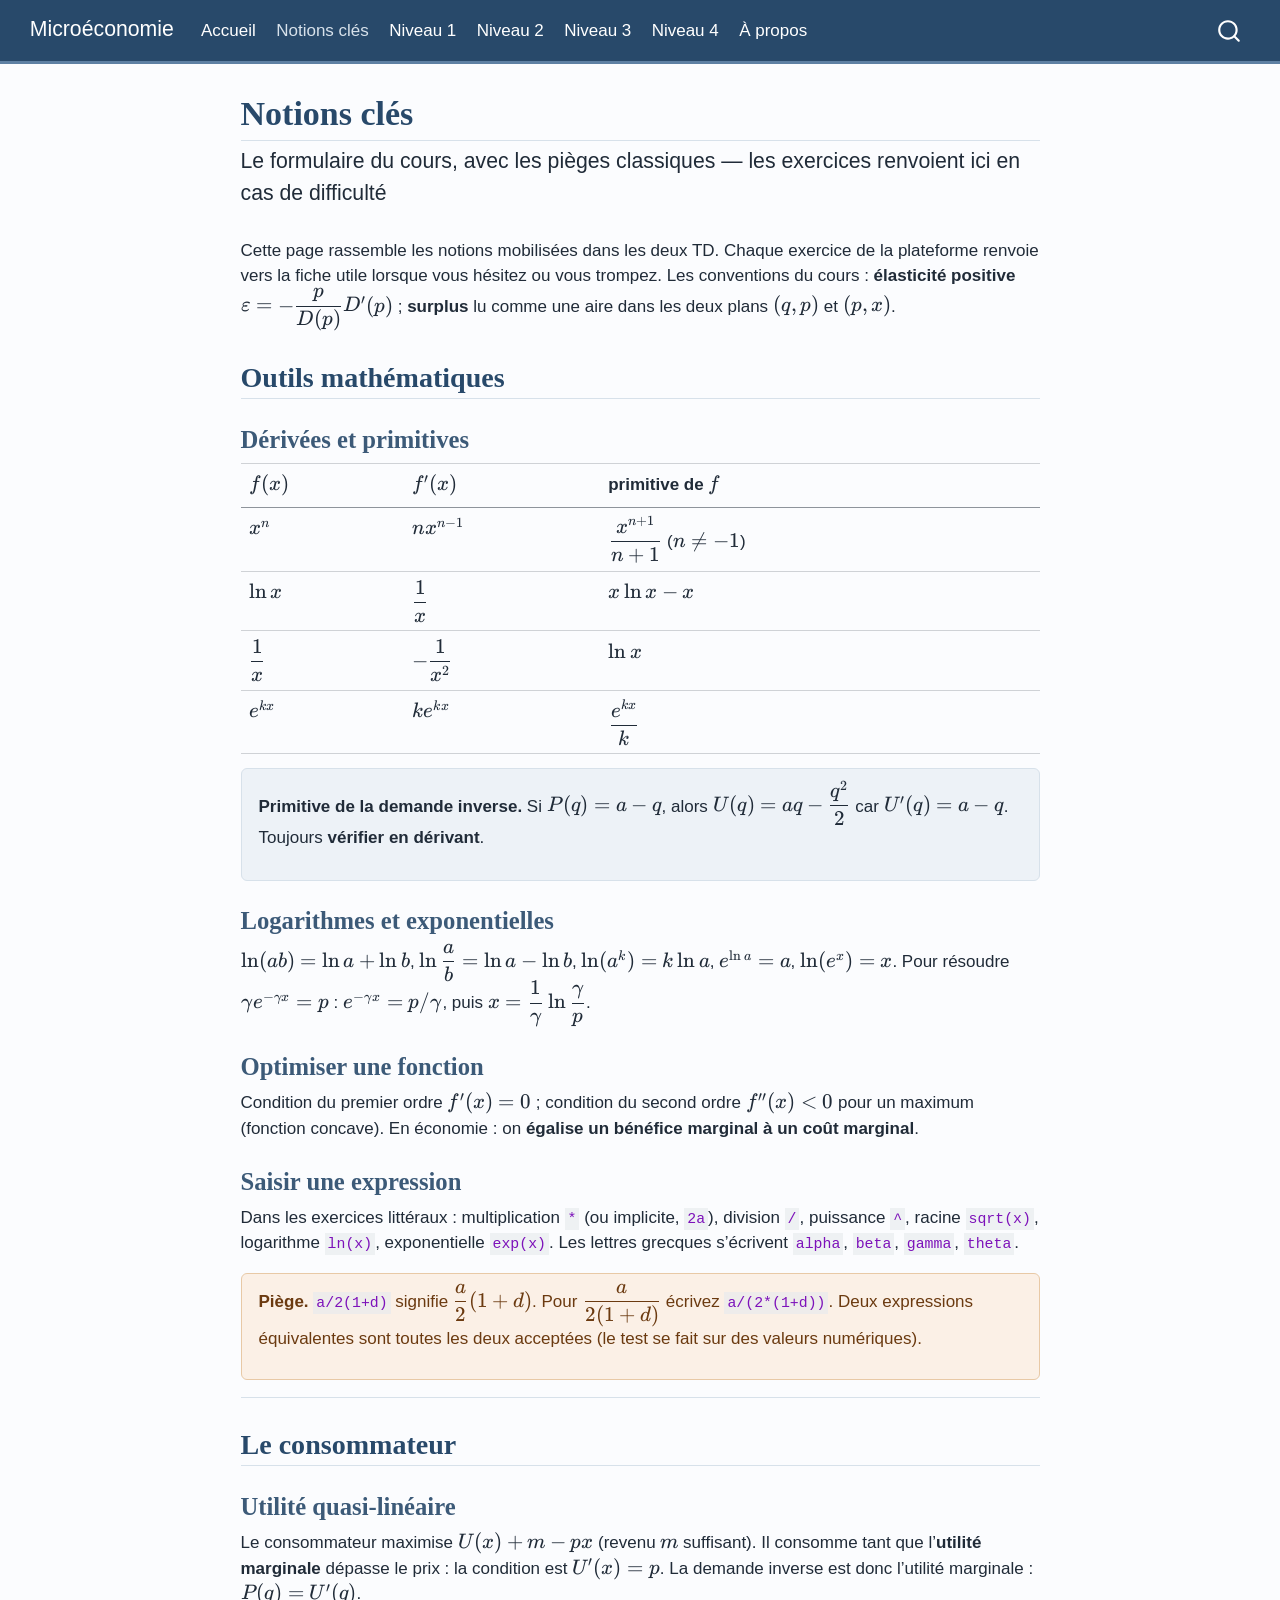
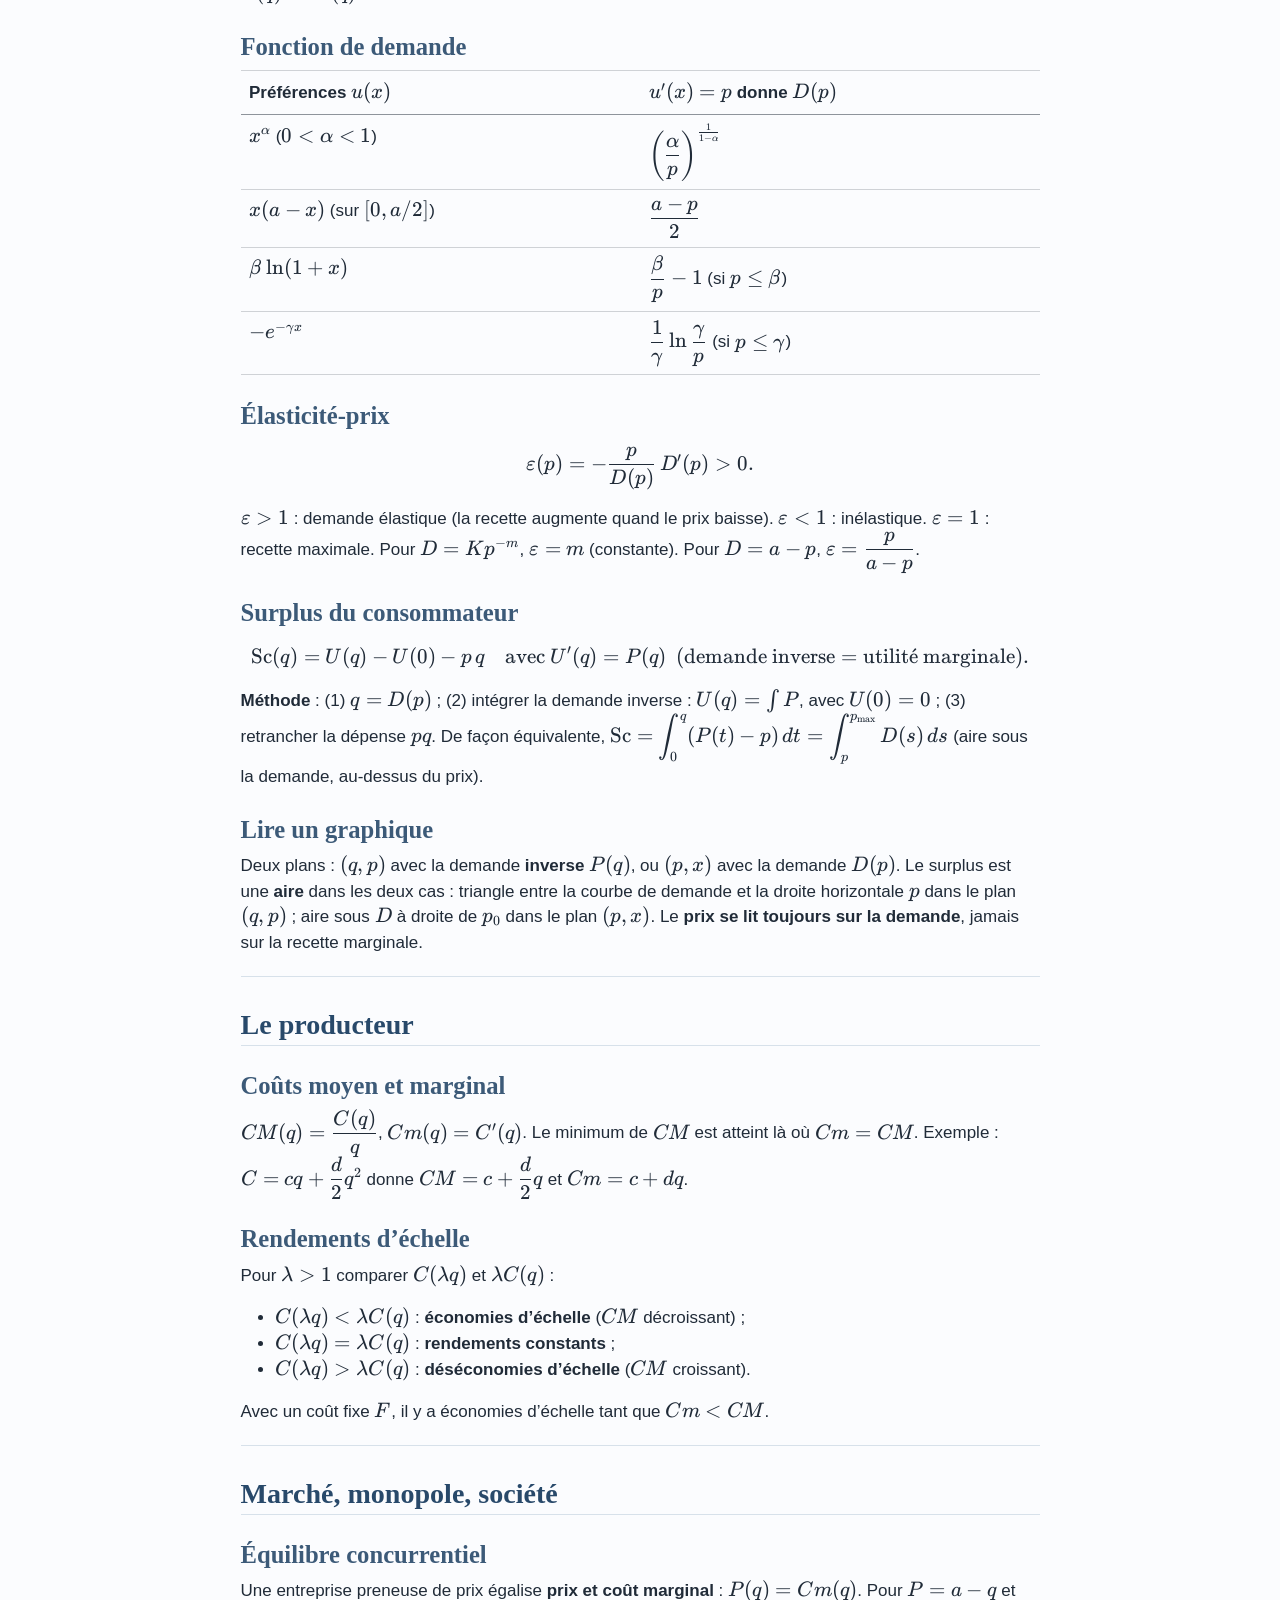
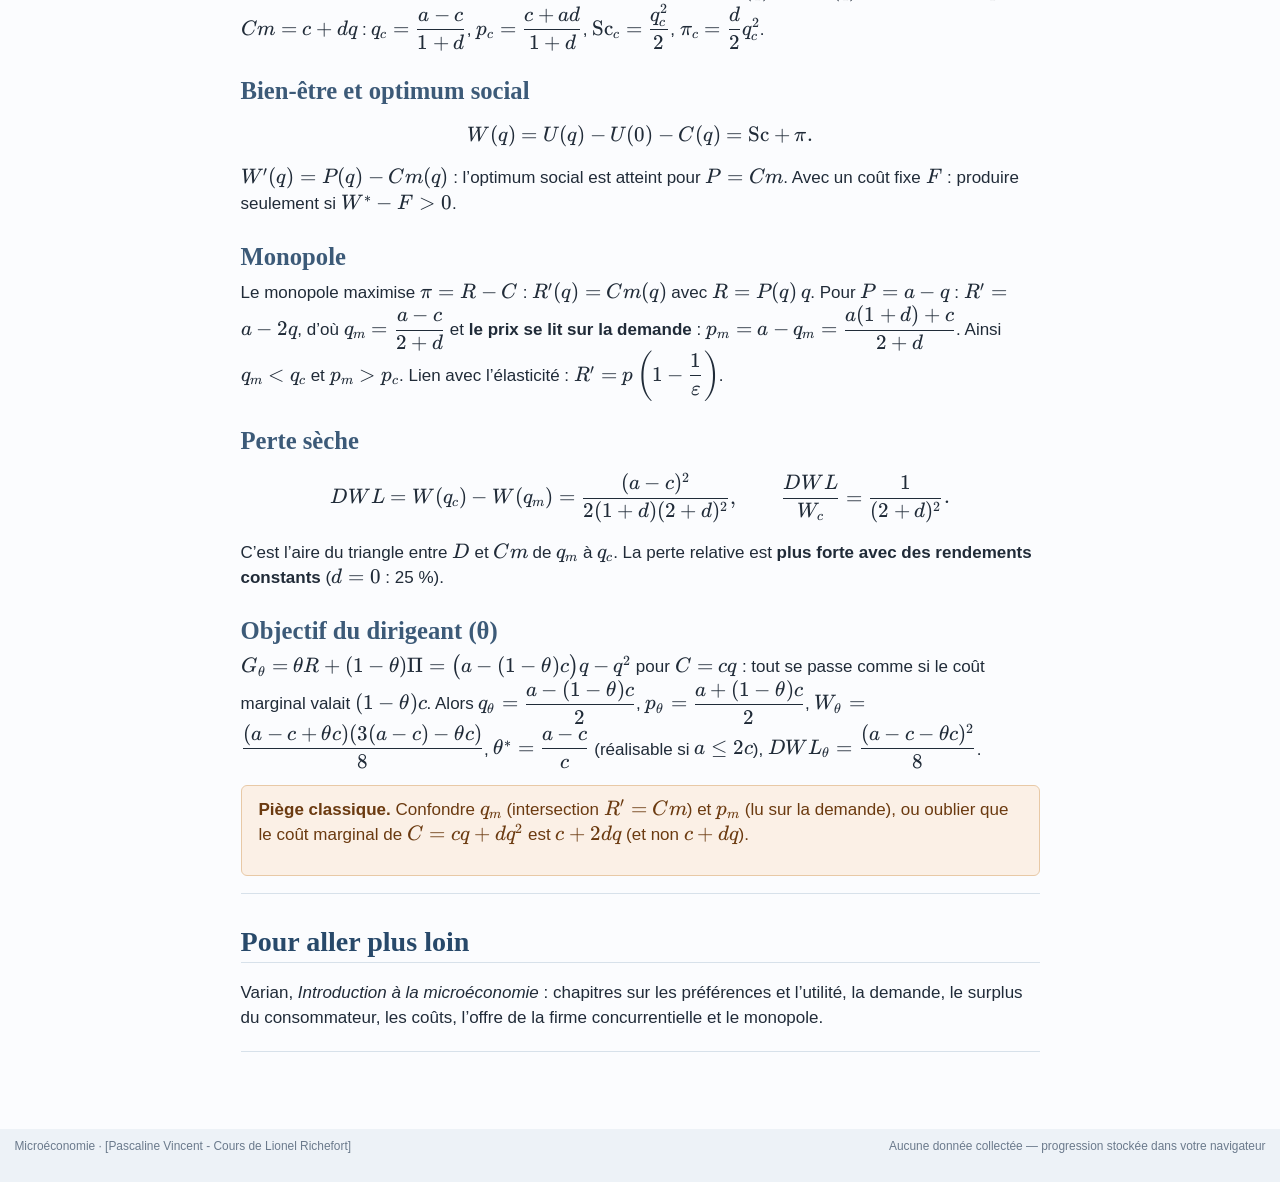
<file: docs/cours.html>
<!DOCTYPE html>
<html xmlns="http://www.w3.org/1999/xhtml" lang="fr" xml:lang="fr"><head>

<meta charset="utf-8">
<meta name="generator" content="quarto-1.9.38">

<meta name="viewport" content="width=device-width, initial-scale=1.0, user-scalable=yes">


<title>Notions clés – Microéconomie</title>
<style>
/* Default styles provided by pandoc.
** See https://pandoc.org/MANUAL.html#variables-for-html for config info.
*/
code{white-space: pre-wrap;}
span.smallcaps{font-variant: small-caps;}
div.columns{display: flex; gap: min(4vw, 1.5em);}
div.column{flex: auto; overflow-x: auto;}
div.hanging-indent{margin-left: 1.5em; text-indent: -1.5em;}
ul.task-list{list-style: none;}
ul.task-list li input[type="checkbox"] {
  width: 0.8em;
  margin: 0 0.8em 0.2em -1em; /* quarto-specific, see https://github.com/quarto-dev/quarto-cli/issues/4556 */ 
  vertical-align: middle;
}
</style>


<script src="site_libs/quarto-nav/quarto-nav.js"></script>
<script src="site_libs/quarto-nav/headroom.min.js"></script>
<script src="site_libs/clipboard/clipboard.min.js"></script>
<script src="site_libs/quarto-search/autocomplete.umd.js"></script>
<script src="site_libs/quarto-search/fuse.min.js"></script>
<script src="site_libs/quarto-search/quarto-search.js"></script>
<meta name="quarto:offset" content="./">
<script src="site_libs/quarto-html/quarto.js" type="module"></script>
<script src="site_libs/quarto-html/tabsets/tabsets.js" type="module"></script>
<script src="site_libs/quarto-html/popper.min.js"></script>
<script src="site_libs/quarto-html/tippy.umd.min.js"></script>
<script src="site_libs/quarto-html/anchor.min.js"></script>
<link href="site_libs/quarto-html/tippy.css" rel="stylesheet">
<link href="site_libs/quarto-html/quarto-syntax-highlighting-15634bcf2e68342d4ad2dfa704d543f6.css" rel="stylesheet" id="quarto-text-highlighting-styles">
<script src="site_libs/bootstrap/bootstrap.min.js"></script>
<link href="site_libs/bootstrap/bootstrap-icons.css" rel="stylesheet">
<link href="site_libs/bootstrap/bootstrap-a331d33c6b200ce7b95aff8e37c7d122.min.css" rel="stylesheet" append-hash="true" id="quarto-bootstrap" data-mode="light">
<script id="quarto-search-options" type="application/json">{
  "location": "navbar",
  "copy-button": false,
  "collapse-after": 3,
  "panel-placement": "end",
  "type": "overlay",
  "limit": 50,
  "keyboard-shortcut": [
    "f",
    "/",
    "s"
  ],
  "show-item-context": false,
  "language": {
    "search-no-results-text": "Pas de résultats",
    "search-matching-documents-text": "documents trouvés",
    "search-copy-link-title": "Copier le lien vers la recherche",
    "search-hide-matches-text": "Cacher les correspondances additionnelles",
    "search-more-match-text": "correspondance de plus dans ce document",
    "search-more-matches-text": "correspondances de plus dans ce document",
    "search-clear-button-title": "Effacer",
    "search-text-placeholder": "",
    "search-detached-cancel-button-title": "Annuler",
    "search-submit-button-title": "Envoyer",
    "search-label": "Recherche"
  }
}</script>

  <script defer="" src="assets/katex/katex.min.js"></script>
  <script>document.addEventListener("DOMContentLoaded", function () {
 var mathElements = document.getElementsByClassName("math");
 var macros = [];
 for (var i = 0; i < mathElements.length; i++) {
  var texText = mathElements[i].firstChild;
  if (mathElements[i].tagName == "SPAN") {
   katex.render(texText.data, mathElements[i], {
    displayMode: mathElements[i].classList.contains('display'),
    throwOnError: false,
    macros: macros,
    fleqn: false
   });
}}});
  </script>
  <link rel="stylesheet" href="assets/katex/katex.min.css">

<script type="text/javascript">
const typesetMath = (el) => {
  if (window.MathJax) {
    // MathJax Typeset
    window.MathJax.typeset([el]);
  } else if (window.katex) {
    // KaTeX Render
    var mathElements = el.getElementsByClassName("math");
    var macros = [];
    for (var i = 0; i < mathElements.length; i++) {
      var texText = mathElements[i].firstChild;
      if (mathElements[i].tagName == "SPAN" && texText && texText.data) {
        window.katex.render(texText.data, mathElements[i], {
          displayMode: mathElements[i].classList.contains('display'),
          throwOnError: false,
          macros: macros,
          fleqn: false
        });
      }
    }
  }
}
window.Quarto = {
  typesetMath
};
</script>

<link rel="stylesheet" href="assets/platform.css">
</head>

<body class="nav-fixed fullcontent quarto-light">

<div id="quarto-search-results"></div>
  <header id="quarto-header" class="headroom fixed-top">
    <nav class="navbar navbar-expand-lg " data-bs-theme="dark">
      <div class="navbar-container container-fluid">
      <div class="navbar-brand-container mx-auto">
    <a class="navbar-brand" href="./index.html">
    <span class="navbar-title">Microéconomie</span>
    </a>
  </div>
            <div id="quarto-search" class="" title="Recherche"></div>
          <button class="navbar-toggler" type="button" data-bs-toggle="collapse" data-bs-target="#navbarCollapse" aria-controls="navbarCollapse" role="menu" aria-expanded="false" aria-label="Basculer la navigation" onclick="if (window.quartoToggleHeadroom) { window.quartoToggleHeadroom(); }">
  <span class="navbar-toggler-icon"></span>
</button>
          <div class="collapse navbar-collapse" id="navbarCollapse">
            <ul class="navbar-nav navbar-nav-scroll me-auto">
  <li class="nav-item">
    <a class="nav-link" href="./index.html"> 
<span class="menu-text">Accueil</span></a>
  </li>  
  <li class="nav-item">
    <a class="nav-link active" href="./cours.html" aria-current="page"> 
<span class="menu-text">Notions clés</span></a>
  </li>  
  <li class="nav-item">
    <a class="nav-link" href="./niveau1.html"> 
<span class="menu-text">Niveau 1</span></a>
  </li>  
  <li class="nav-item">
    <a class="nav-link" href="./niveau2.html"> 
<span class="menu-text">Niveau 2</span></a>
  </li>  
  <li class="nav-item">
    <a class="nav-link" href="./niveau3.html"> 
<span class="menu-text">Niveau 3</span></a>
  </li>  
  <li class="nav-item">
    <a class="nav-link" href="./niveau4.html"> 
<span class="menu-text">Niveau 4</span></a>
  </li>  
  <li class="nav-item">
    <a class="nav-link" href="./a-propos.html"> 
<span class="menu-text">À propos</span></a>
  </li>  
</ul>
          </div> <!-- /navcollapse -->
            <div class="quarto-navbar-tools">
</div>
      </div> <!-- /container-fluid -->
    </nav>
</header>
<!-- content -->
<div id="quarto-content" class="quarto-container page-columns page-rows-contents page-layout-article page-navbar">
<!-- sidebar -->
<!-- margin-sidebar -->
    
<!-- main -->
<main class="content" id="quarto-document-content">

<header id="title-block-header" class="quarto-title-block default">
<div class="quarto-title">
<h1 class="title">Notions clés</h1>
<p class="subtitle lead">Le formulaire du cours, avec les pièges classiques — les exercices renvoient ici en cas de difficulté</p>
</div>



<div class="quarto-title-meta">

    
  
    
  </div>
  


</header>


<div class="pv-wrap">
<p>Cette page rassemble les notions mobilisées dans les deux TD. Chaque exercice de la plateforme renvoie vers la fiche utile lorsque vous hésitez ou vous trompez. Les conventions du cours : <strong>élasticité positive</strong> <span class="math inline">\varepsilon=-\dfrac{p}{D(p)}D'(p)</span> ; <strong>surplus</strong> lu comme une aire dans les deux plans <span class="math inline">(q,p)</span> et <span class="math inline">(p,x)</span>.</p>
<section id="outils-mathématiques" class="level2 pv-sectionh">
<h2 class="pv-sectionh anchored" data-anchor-id="outils-mathématiques">Outils mathématiques</h2>
<section id="maths-deriv" class="level3">
<h3 class="anchored" data-anchor-id="maths-deriv">Dérivées et primitives</h3>
<table class="caption-top table">
<thead>
<tr class="header">
<th style="text-align: left;"><span class="math inline">f(x)</span></th>
<th style="text-align: left;"><span class="math inline">f'(x)</span></th>
<th style="text-align: left;">primitive de <span class="math inline">f</span></th>
</tr>
</thead>
<tbody>
<tr class="odd">
<td style="text-align: left;"><span class="math inline">x^n</span></td>
<td style="text-align: left;"><span class="math inline">nx^{n-1}</span></td>
<td style="text-align: left;"><span class="math inline">\dfrac{x^{n+1}}{n+1}</span> (<span class="math inline">n\neq-1</span>)</td>
</tr>
<tr class="even">
<td style="text-align: left;"><span class="math inline">\ln x</span></td>
<td style="text-align: left;"><span class="math inline">\dfrac1x</span></td>
<td style="text-align: left;"><span class="math inline">x\ln x-x</span></td>
</tr>
<tr class="odd">
<td style="text-align: left;"><span class="math inline">\dfrac1x</span></td>
<td style="text-align: left;"><span class="math inline">-\dfrac1{x^2}</span></td>
<td style="text-align: left;"><span class="math inline">\ln x</span></td>
</tr>
<tr class="even">
<td style="text-align: left;"><span class="math inline">e^{kx}</span></td>
<td style="text-align: left;"><span class="math inline">ke^{kx}</span></td>
<td style="text-align: left;"><span class="math inline">\dfrac{e^{kx}}k</span></td>
</tr>
</tbody>
</table>
<div class="pv-key">
<p><strong>Primitive de la demande inverse.</strong> Si <span class="math inline">P(q)=a-q</span>, alors <span class="math inline">U(q)=aq-\dfrac{q^2}2</span> car <span class="math inline">U'(q)=a-q</span>. Toujours <strong>vérifier en dérivant</strong>.</p>
</div>
</section>
<section id="maths-log" class="level3">
<h3 class="anchored" data-anchor-id="maths-log">Logarithmes et exponentielles</h3>
<p><span class="math inline">\ln(ab)=\ln a+\ln b</span>, <span class="math inline">\ln\dfrac ab=\ln a-\ln b</span>, <span class="math inline">\ln(a^k)=k\ln a</span>, <span class="math inline">e^{\ln a}=a</span>, <span class="math inline">\ln(e^x)=x</span>. Pour résoudre <span class="math inline">\gamma e^{-\gamma x}=p</span> : <span class="math inline">e^{-\gamma x}=p/\gamma</span>, puis <span class="math inline">x=\dfrac1\gamma\ln\dfrac\gamma p</span>.</p>
</section>
<section id="maths-opt" class="level3">
<h3 class="anchored" data-anchor-id="maths-opt">Optimiser une fonction</h3>
<p>Condition du premier ordre <span class="math inline">f'(x)=0</span> ; condition du second ordre <span class="math inline">f''(x)&lt;0</span> pour un maximum (fonction concave). En économie : on <strong>égalise un bénéfice marginal à un coût marginal</strong>.</p>
</section>
<section id="syntaxe" class="level3">
<h3 class="anchored" data-anchor-id="syntaxe">Saisir une expression</h3>
<p>Dans les exercices littéraux : multiplication <code>*</code> (ou implicite, <code>2a</code>), division <code>/</code>, puissance <code>^</code>, racine <code>sqrt(x)</code>, logarithme <code>ln(x)</code>, exponentielle <code>exp(x)</code>. Les lettres grecques s’écrivent <code>alpha</code>, <code>beta</code>, <code>gamma</code>, <code>theta</code>.</p>
<div class="pv-pitfall">
<p><strong>Piège.</strong> <code>a/2(1+d)</code> signifie <span class="math inline">\dfrac{a}{2}(1+d)</span>. Pour <span class="math inline">\dfrac{a}{2(1+d)}</span> écrivez <code>a/(2*(1+d))</code>. Deux expressions équivalentes sont toutes les deux acceptées (le test se fait sur des valeurs numériques).</p>
</div>
</section>
</section>
<section id="le-consommateur" class="level2 pv-sectionh">
<h2 class="pv-sectionh anchored" data-anchor-id="le-consommateur">Le consommateur</h2>
<section id="quasi" class="level3">
<h3 class="anchored" data-anchor-id="quasi">Utilité quasi-linéaire</h3>
<p>Le consommateur maximise <span class="math inline">U(x)+m-px</span> (revenu <span class="math inline">m</span> suffisant). Il consomme tant que l’<strong>utilité marginale</strong> dépasse le prix : la condition est <span class="math inline">U'(x)=p</span>. La demande inverse est donc l’utilité marginale : <span class="math inline">P(q)=U'(q)</span>.</p>
</section>
<section id="demande" class="level3">
<h3 class="anchored" data-anchor-id="demande">Fonction de demande</h3>
<table class="caption-top table">
<colgroup>
<col style="width: 50%">
<col style="width: 50%">
</colgroup>
<thead>
<tr class="header">
<th style="text-align: left;">Préférences <span class="math inline">u(x)</span></th>
<th style="text-align: left;"><span class="math inline">u'(x)=p</span> donne <span class="math inline">D(p)</span></th>
</tr>
</thead>
<tbody>
<tr class="odd">
<td style="text-align: left;"><span class="math inline">x^\alpha</span> (<span class="math inline">0&lt;\alpha&lt;1</span>)</td>
<td style="text-align: left;"><span class="math inline">\left(\dfrac\alpha p\right)^{\frac1{1-\alpha}}</span></td>
</tr>
<tr class="even">
<td style="text-align: left;"><span class="math inline">x(a-x)</span> (sur <span class="math inline">[0,a/2]</span>)</td>
<td style="text-align: left;"><span class="math inline">\dfrac{a-p}2</span></td>
</tr>
<tr class="odd">
<td style="text-align: left;"><span class="math inline">\beta\ln(1+x)</span></td>
<td style="text-align: left;"><span class="math inline">\dfrac\beta p-1</span> (si <span class="math inline">p\le\beta</span>)</td>
</tr>
<tr class="even">
<td style="text-align: left;"><span class="math inline">-e^{-\gamma x}</span></td>
<td style="text-align: left;"><span class="math inline">\dfrac1\gamma\ln\dfrac\gamma p</span> (si <span class="math inline">p\le\gamma</span>)</td>
</tr>
</tbody>
</table>
</section>
<section id="elasticite" class="level3">
<h3 class="anchored" data-anchor-id="elasticite">Élasticité-prix</h3>
<p><span class="math display">\varepsilon(p)=-\frac{p}{D(p)}\,D'(p)&gt;0 .</span></p>
<p><span class="math inline">\varepsilon&gt;1</span> : demande élastique (la recette augmente quand le prix baisse). <span class="math inline">\varepsilon&lt;1</span> : inélastique. <span class="math inline">\varepsilon=1</span> : recette maximale. Pour <span class="math inline">D=Kp^{-m}</span>, <span class="math inline">\varepsilon=m</span> (constante). Pour <span class="math inline">D=a-p</span>, <span class="math inline">\varepsilon=\dfrac p{a-p}</span>.</p>
</section>
<section id="surplus" class="level3">
<h3 class="anchored" data-anchor-id="surplus">Surplus du consommateur</h3>
<p><span class="math display">\mathrm{Sc}(q)=U(q)-U(0)-p\,q\quad\text{avec }U'(q)=P(q)\ \ (\text{demande inverse}=\text{utilité marginale}).</span></p>
<p><strong>Méthode</strong> : (1) <span class="math inline">q=D(p)</span> ; (2) intégrer la demande inverse : <span class="math inline">U(q)=\int P</span>, avec <span class="math inline">U(0)=0</span> ; (3) retrancher la dépense <span class="math inline">pq</span>. De façon équivalente, <span class="math inline">\mathrm{Sc}=\displaystyle\int_0^q(P(t)-p)\,dt=\int_p^{p_{\max}}D(s)\,ds</span> (aire sous la demande, au-dessus du prix).</p>
</section>
<section id="graph" class="level3">
<h3 class="anchored" data-anchor-id="graph">Lire un graphique</h3>
<p>Deux plans : <span class="math inline">(q,p)</span> avec la demande <strong>inverse</strong> <span class="math inline">P(q)</span>, ou <span class="math inline">(p,x)</span> avec la demande <span class="math inline">D(p)</span>. Le surplus est une <strong>aire</strong> dans les deux cas : triangle entre la courbe de demande et la droite horizontale <span class="math inline">p</span> dans le plan <span class="math inline">(q,p)</span> ; aire sous <span class="math inline">D</span> à droite de <span class="math inline">p_0</span> dans le plan <span class="math inline">(p,x)</span>. Le <strong>prix se lit toujours sur la demande</strong>, jamais sur la recette marginale.</p>
</section>
</section>
<section id="le-producteur" class="level2 pv-sectionh">
<h2 class="pv-sectionh anchored" data-anchor-id="le-producteur">Le producteur</h2>
<section id="couts" class="level3">
<h3 class="anchored" data-anchor-id="couts">Coûts moyen et marginal</h3>
<p><span class="math inline">CM(q)=\dfrac{C(q)}q</span>, <span class="math inline">Cm(q)=C'(q)</span>. Le minimum de <span class="math inline">CM</span> est atteint là où <span class="math inline">Cm=CM</span>. Exemple : <span class="math inline">C=cq+\dfrac d2q^2</span> donne <span class="math inline">CM=c+\dfrac d2q</span> et <span class="math inline">Cm=c+dq</span>.</p>
</section>
<section id="echelle" class="level3">
<h3 class="anchored" data-anchor-id="echelle">Rendements d’échelle</h3>
<p>Pour <span class="math inline">\lambda&gt;1</span> comparer <span class="math inline">C(\lambda q)</span> et <span class="math inline">\lambda C(q)</span> :</p>
<ul>
<li><span class="math inline">C(\lambda q)&lt;\lambda C(q)</span> : <strong>économies d’échelle</strong> (<span class="math inline">CM</span> décroissant) ;</li>
<li><span class="math inline">C(\lambda q)=\lambda C(q)</span> : <strong>rendements constants</strong> ;</li>
<li><span class="math inline">C(\lambda q)&gt;\lambda C(q)</span> : <strong>déséconomies d’échelle</strong> (<span class="math inline">CM</span> croissant).</li>
</ul>
<p>Avec un coût fixe <span class="math inline">F</span>, il y a économies d’échelle tant que <span class="math inline">Cm&lt;CM</span>.</p>
</section>
</section>
<section id="marché-monopole-société" class="level2 pv-sectionh">
<h2 class="pv-sectionh anchored" data-anchor-id="marché-monopole-société">Marché, monopole, société</h2>
<section id="concurrence" class="level3">
<h3 class="anchored" data-anchor-id="concurrence">Équilibre concurrentiel</h3>
<p>Une entreprise preneuse de prix égalise <strong>prix et coût marginal</strong> : <span class="math inline">P(q)=Cm(q)</span>. Pour <span class="math inline">P=a-q</span> et <span class="math inline">Cm=c+dq</span> : <span class="math inline">q_c=\dfrac{a-c}{1+d}</span>, <span class="math inline">p_c=\dfrac{c+ad}{1+d}</span>, <span class="math inline">\mathrm{Sc}_c=\dfrac{q_c^2}2</span>, <span class="math inline">\pi_c=\dfrac d2q_c^2</span>.</p>
</section>
<section id="bienetre" class="level3">
<h3 class="anchored" data-anchor-id="bienetre">Bien-être et optimum social</h3>
<p><span class="math display">W(q)=U(q)-U(0)-C(q)=\mathrm{Sc}+\pi .</span></p>
<p><span class="math inline">W'(q)=P(q)-Cm(q)</span> : l’optimum social est atteint pour <span class="math inline">P=Cm</span>. Avec un coût fixe <span class="math inline">F</span> : produire seulement si <span class="math inline">W^*-F&gt;0</span>.</p>
</section>
<section id="monopole" class="level3">
<h3 class="anchored" data-anchor-id="monopole">Monopole</h3>
<p>Le monopole maximise <span class="math inline">\pi=R-C</span> : <span class="math inline">R'(q)=Cm(q)</span> avec <span class="math inline">R=P(q)\,q</span>. Pour <span class="math inline">P=a-q</span> : <span class="math inline">R'=a-2q</span>, d’où <span class="math inline">q_m=\dfrac{a-c}{2+d}</span> et <strong>le prix se lit sur la demande</strong> : <span class="math inline">p_m=a-q_m=\dfrac{a(1+d)+c}{2+d}</span>. Ainsi <span class="math inline">q_m&lt;q_c</span> et <span class="math inline">p_m&gt;p_c</span>. Lien avec l’élasticité : <span class="math inline">R'=p\left(1-\dfrac1\varepsilon\right)</span>.</p>
</section>
<section id="perte" class="level3">
<h3 class="anchored" data-anchor-id="perte">Perte sèche</h3>
<p><span class="math display">DWL=W(q_c)-W(q_m)=\frac{(a-c)^2}{2(1+d)(2+d)^2},\qquad \frac{DWL}{W_c}=\frac1{(2+d)^2}.</span></p>
<p>C’est l’aire du triangle entre <span class="math inline">D</span> et <span class="math inline">Cm</span> de <span class="math inline">q_m</span> à <span class="math inline">q_c</span>. La perte relative est <strong>plus forte avec des rendements constants</strong> (<span class="math inline">d=0</span> : 25 %).</p>
</section>
<section id="pdg" class="level3">
<h3 class="anchored" data-anchor-id="pdg">Objectif du dirigeant (θ)</h3>
<p><span class="math inline">G_\theta=\theta R+(1-\theta)\Pi=\bigl(a-(1-\theta)c\bigr)q-q^2</span> pour <span class="math inline">C=cq</span> : tout se passe comme si le coût marginal valait <span class="math inline">(1-\theta)c</span>. Alors <span class="math inline">q_\theta=\dfrac{a-(1-\theta)c}2</span>, <span class="math inline">p_\theta=\dfrac{a+(1-\theta)c}2</span>, <span class="math inline">W_\theta=\dfrac{(a-c+\theta c)(3(a-c)-\theta c)}8</span>, <span class="math inline">\theta^*=\dfrac{a-c}c</span> (réalisable si <span class="math inline">a\le2c</span>), <span class="math inline">DWL_\theta=\dfrac{(a-c-\theta c)^2}8</span>.</p>
<div class="pv-pitfall">
<p><strong>Piège classique.</strong> Confondre <span class="math inline">q_m</span> (intersection <span class="math inline">R'=Cm</span>) et <span class="math inline">p_m</span> (lu sur la demande), ou oublier que le coût marginal de <span class="math inline">C=cq+dq^2</span> est <span class="math inline">c+2dq</span> (et non <span class="math inline">c+dq</span>).</p>
</div>
</section>
</section>
<section id="pour-aller-plus-loin" class="level2 pv-sectionh">
<h2 class="pv-sectionh anchored" data-anchor-id="pour-aller-plus-loin">Pour aller plus loin</h2>
<p>Varian, <em>Introduction à la microéconomie</em> : chapitres sur les préférences et l’utilité, la demande, le surplus du consommateur, les coûts, l’offre de la firme concurrentielle et le monopole.</p>
</section>
</div>



</main> <!-- /main -->
<script src="assets/platform.js"></script>
<script src="assets/exercises.js"></script>
<script id="quarto-html-after-body" type="application/javascript">
  window.document.addEventListener("DOMContentLoaded", function (event) {
    const icon = "";
    const anchorJS = new window.AnchorJS();
    anchorJS.options = {
      placement: 'right',
      icon: icon
    };
    anchorJS.add('.anchored');
    const isCodeAnnotation = (el) => {
      for (const clz of el.classList) {
        if (clz.startsWith('code-annotation-')) {                     
          return true;
        }
      }
      return false;
    }
    const onCopySuccess = function(e) {
      // button target
      const button = e.trigger;
      // don't keep focus
      button.blur();
      // flash "checked"
      button.classList.add('code-copy-button-checked');
      var currentTitle = button.getAttribute("title");
      button.setAttribute("title", "Copié");
      let tooltip;
      if (window.bootstrap) {
        button.setAttribute("data-bs-toggle", "tooltip");
        button.setAttribute("data-bs-placement", "left");
        button.setAttribute("data-bs-title", "Copié");
        tooltip = new bootstrap.Tooltip(button, 
          { trigger: "manual", 
            customClass: "code-copy-button-tooltip",
            offset: [0, -8]});
        tooltip.show();    
      }
      setTimeout(function() {
        if (tooltip) {
          tooltip.hide();
          button.removeAttribute("data-bs-title");
          button.removeAttribute("data-bs-toggle");
          button.removeAttribute("data-bs-placement");
        }
        button.setAttribute("title", currentTitle);
        button.classList.remove('code-copy-button-checked');
      }, 1000);
      // clear code selection
      e.clearSelection();
    }
    const getTextToCopy = function(trigger) {
      const outerScaffold = trigger.parentElement.cloneNode(true);
      const codeEl = outerScaffold.querySelector('code');
      for (const childEl of codeEl.children) {
        if (isCodeAnnotation(childEl)) {
          childEl.remove();
        }
      }
      return codeEl.innerText;
    }
    const clipboard = new window.ClipboardJS('.code-copy-button:not([data-in-quarto-modal])', {
      text: getTextToCopy
    });
    clipboard.on('success', onCopySuccess);
    if (window.document.getElementById('quarto-embedded-source-code-modal')) {
      const clipboardModal = new window.ClipboardJS('.code-copy-button[data-in-quarto-modal]', {
        text: getTextToCopy,
        container: window.document.getElementById('quarto-embedded-source-code-modal')
      });
      clipboardModal.on('success', onCopySuccess);
    }
      var localhostRegex = new RegExp(/^(?:http|https):\/\/localhost\:?[0-9]*\//);
      var mailtoRegex = new RegExp(/^mailto:/);
        var filterRegex = new RegExp('/' + window.location.host + '/');
      var isInternal = (href) => {
          return filterRegex.test(href) || localhostRegex.test(href) || mailtoRegex.test(href);
      }
      // Inspect non-navigation links and adorn them if external
     var links = window.document.querySelectorAll('a[href]:not(.nav-link):not(.navbar-brand):not(.toc-action):not(.sidebar-link):not(.sidebar-item-toggle):not(.pagination-link):not(.no-external):not([aria-hidden]):not(.dropdown-item):not(.quarto-navigation-tool):not(.about-link)');
      for (var i=0; i<links.length; i++) {
        const link = links[i];
        if (!isInternal(link.href)) {
          // undo the damage that might have been done by quarto-nav.js in the case of
          // links that we want to consider external
          if (link.dataset.originalHref !== undefined) {
            link.href = link.dataset.originalHref;
          }
        }
      }
    function tippyHover(el, contentFn, onTriggerFn, onUntriggerFn) {
      const config = {
        allowHTML: true,
        maxWidth: 500,
        delay: 100,
        arrow: false,
        appendTo: function(el) {
            return el.parentElement;
        },
        interactive: true,
        interactiveBorder: 10,
        theme: 'quarto',
        placement: 'bottom-start',
      };
      if (contentFn) {
        config.content = contentFn;
      }
      if (onTriggerFn) {
        config.onTrigger = onTriggerFn;
      }
      if (onUntriggerFn) {
        config.onUntrigger = onUntriggerFn;
      }
      window.tippy(el, config); 
    }
    const noterefs = window.document.querySelectorAll('a[role="doc-noteref"]');
    for (var i=0; i<noterefs.length; i++) {
      const ref = noterefs[i];
      tippyHover(ref, function() {
        // use id or data attribute instead here
        let href = ref.getAttribute('data-footnote-href') || ref.getAttribute('href');
        try { href = new URL(href).hash; } catch {}
        const id = href.replace(/^#\/?/, "");
        const note = window.document.getElementById(id);
        if (note) {
          return note.innerHTML;
        } else {
          return "";
        }
      });
    }
    const xrefs = window.document.querySelectorAll('a.quarto-xref');
    const processXRef = (id, note) => {
      // Strip column container classes
      const stripColumnClz = (el) => {
        el.classList.remove("page-full", "page-columns");
        if (el.children) {
          for (const child of el.children) {
            stripColumnClz(child);
          }
        }
      }
      stripColumnClz(note)
      if (id === null || id.startsWith('sec-')) {
        // Special case sections, only their first couple elements
        const container = document.createElement("div");
        if (note.children && note.children.length > 2) {
          container.appendChild(note.children[0].cloneNode(true));
          for (let i = 1; i < note.children.length; i++) {
            const child = note.children[i];
            if (child.tagName === "P" && child.innerText === "") {
              continue;
            } else {
              container.appendChild(child.cloneNode(true));
              break;
            }
          }
          if (window.Quarto?.typesetMath) {
            window.Quarto.typesetMath(container);
          }
          return container.innerHTML
        } else {
          if (window.Quarto?.typesetMath) {
            window.Quarto.typesetMath(note);
          }
          return note.innerHTML;
        }
      } else {
        // Remove any anchor links if they are present
        const anchorLink = note.querySelector('a.anchorjs-link');
        if (anchorLink) {
          anchorLink.remove();
        }
        if (window.Quarto?.typesetMath) {
          window.Quarto.typesetMath(note);
        }
        if (note.classList.contains("callout")) {
          return note.outerHTML;
        } else {
          return note.innerHTML;
        }
      }
    }
    for (var i=0; i<xrefs.length; i++) {
      const xref = xrefs[i];
      tippyHover(xref, undefined, function(instance) {
        instance.disable();
        let url = xref.getAttribute('href');
        let hash = undefined; 
        if (url.startsWith('#')) {
          hash = url;
        } else {
          try { hash = new URL(url).hash; } catch {}
        }
        if (hash) {
          const id = hash.replace(/^#\/?/, "");
          const note = window.document.getElementById(id);
          if (note !== null) {
            try {
              const html = processXRef(id, note.cloneNode(true));
              instance.setContent(html);
            } finally {
              instance.enable();
              instance.show();
            }
          } else {
            // See if we can fetch this
            fetch(url.split('#')[0])
            .then(res => res.text())
            .then(html => {
              const parser = new DOMParser();
              const htmlDoc = parser.parseFromString(html, "text/html");
              const note = htmlDoc.getElementById(id);
              if (note !== null) {
                const html = processXRef(id, note);
                instance.setContent(html);
              } 
            }).finally(() => {
              instance.enable();
              instance.show();
            });
          }
        } else {
          // See if we can fetch a full url (with no hash to target)
          // This is a special case and we should probably do some content thinning / targeting
          fetch(url)
          .then(res => res.text())
          .then(html => {
            const parser = new DOMParser();
            const htmlDoc = parser.parseFromString(html, "text/html");
            const note = htmlDoc.querySelector('main.content');
            if (note !== null) {
              // This should only happen for chapter cross references
              // (since there is no id in the URL)
              // remove the first header
              if (note.children.length > 0 && note.children[0].tagName === "HEADER") {
                note.children[0].remove();
              }
              const html = processXRef(null, note);
              instance.setContent(html);
            } 
          }).finally(() => {
            instance.enable();
            instance.show();
          });
        }
      }, function(instance) {
      });
    }
        let selectedAnnoteEl;
        const selectorForAnnotation = ( cell, annotation) => {
          let cellAttr = 'data-code-cell="' + cell + '"';
          let lineAttr = 'data-code-annotation="' +  annotation + '"';
          const selector = 'span[' + cellAttr + '][' + lineAttr + ']';
          return selector;
        }
        const selectCodeLines = (annoteEl) => {
          const doc = window.document;
          const targetCell = annoteEl.getAttribute("data-target-cell");
          const targetAnnotation = annoteEl.getAttribute("data-target-annotation");
          const annoteSpan = window.document.querySelector(selectorForAnnotation(targetCell, targetAnnotation));
          const lines = annoteSpan.getAttribute("data-code-lines").split(",");
          const lineIds = lines.map((line) => {
            return targetCell + "-" + line;
          })
          let top = null;
          let height = null;
          let parent = null;
          if (lineIds.length > 0) {
              //compute the position of the single el (top and bottom and make a div)
              const el = window.document.getElementById(lineIds[0]);
              top = el.offsetTop;
              height = el.offsetHeight;
              parent = el.parentElement.parentElement;
            if (lineIds.length > 1) {
              const lastEl = window.document.getElementById(lineIds[lineIds.length - 1]);
              const bottom = lastEl.offsetTop + lastEl.offsetHeight;
              height = bottom - top;
            }
            if (top !== null && height !== null && parent !== null) {
              // cook up a div (if necessary) and position it 
              let div = window.document.getElementById("code-annotation-line-highlight");
              if (div === null) {
                div = window.document.createElement("div");
                div.setAttribute("id", "code-annotation-line-highlight");
                div.style.position = 'absolute';
                parent.appendChild(div);
              }
              div.style.top = top - 2 + "px";
              div.style.height = height + 4 + "px";
              div.style.left = 0;
              let gutterDiv = window.document.getElementById("code-annotation-line-highlight-gutter");
              if (gutterDiv === null) {
                gutterDiv = window.document.createElement("div");
                gutterDiv.setAttribute("id", "code-annotation-line-highlight-gutter");
                gutterDiv.style.position = 'absolute';
                const codeCell = window.document.getElementById(targetCell);
                const gutter = codeCell.querySelector('.code-annotation-gutter');
                gutter.appendChild(gutterDiv);
              }
              gutterDiv.style.top = top - 2 + "px";
              gutterDiv.style.height = height + 4 + "px";
            }
            selectedAnnoteEl = annoteEl;
          }
        };
        const unselectCodeLines = () => {
          const elementsIds = ["code-annotation-line-highlight", "code-annotation-line-highlight-gutter"];
          elementsIds.forEach((elId) => {
            const div = window.document.getElementById(elId);
            if (div) {
              div.remove();
            }
          });
          selectedAnnoteEl = undefined;
        };
          // Handle positioning of the toggle
      window.addEventListener(
        "resize",
        throttle(() => {
          elRect = undefined;
          if (selectedAnnoteEl) {
            selectCodeLines(selectedAnnoteEl);
          }
        }, 10)
      );
      function throttle(fn, ms) {
      let throttle = false;
      let timer;
        return (...args) => {
          if(!throttle) { // first call gets through
              fn.apply(this, args);
              throttle = true;
          } else { // all the others get throttled
              if(timer) clearTimeout(timer); // cancel #2
              timer = setTimeout(() => {
                fn.apply(this, args);
                timer = throttle = false;
              }, ms);
          }
        };
      }
        // Attach click handler to the DT
        const annoteDls = window.document.querySelectorAll('dt[data-target-cell]');
        for (const annoteDlNode of annoteDls) {
          annoteDlNode.addEventListener('click', (event) => {
            const clickedEl = event.target;
            if (clickedEl !== selectedAnnoteEl) {
              unselectCodeLines();
              const activeEl = window.document.querySelector('dt[data-target-cell].code-annotation-active');
              if (activeEl) {
                activeEl.classList.remove('code-annotation-active');
              }
              selectCodeLines(clickedEl);
              clickedEl.classList.add('code-annotation-active');
            } else {
              // Unselect the line
              unselectCodeLines();
              clickedEl.classList.remove('code-annotation-active');
            }
          });
        }
    const findCites = (el) => {
      const parentEl = el.parentElement;
      if (parentEl) {
        const cites = parentEl.dataset.cites;
        if (cites) {
          return {
            el,
            cites: cites.split(' ')
          };
        } else {
          return findCites(el.parentElement)
        }
      } else {
        return undefined;
      }
    };
    var bibliorefs = window.document.querySelectorAll('a[role="doc-biblioref"]');
    for (var i=0; i<bibliorefs.length; i++) {
      const ref = bibliorefs[i];
      const citeInfo = findCites(ref);
      if (citeInfo) {
        tippyHover(citeInfo.el, function() {
          var popup = window.document.createElement('div');
          citeInfo.cites.forEach(function(cite) {
            var citeDiv = window.document.createElement('div');
            citeDiv.classList.add('hanging-indent');
            citeDiv.classList.add('csl-entry');
            var biblioDiv = window.document.getElementById('ref-' + cite);
            if (biblioDiv) {
              citeDiv.innerHTML = biblioDiv.innerHTML;
            }
            popup.appendChild(citeDiv);
          });
          return popup.innerHTML;
        });
      }
    }
  });
  </script>
</div> <!-- /content -->
<footer class="footer">
  <div class="nav-footer">
    <div class="nav-footer-left">
<p>Microéconomie · [Pascaline Vincent - Cours de Lionel Richefort]</p>
</div>   
    <div class="nav-footer-center">
      &nbsp;
    </div>
    <div class="nav-footer-right">
<p>Aucune donnée collectée — progression stockée dans votre navigateur</p>
</div>
  </div>
</footer>




</body></html>
</file>
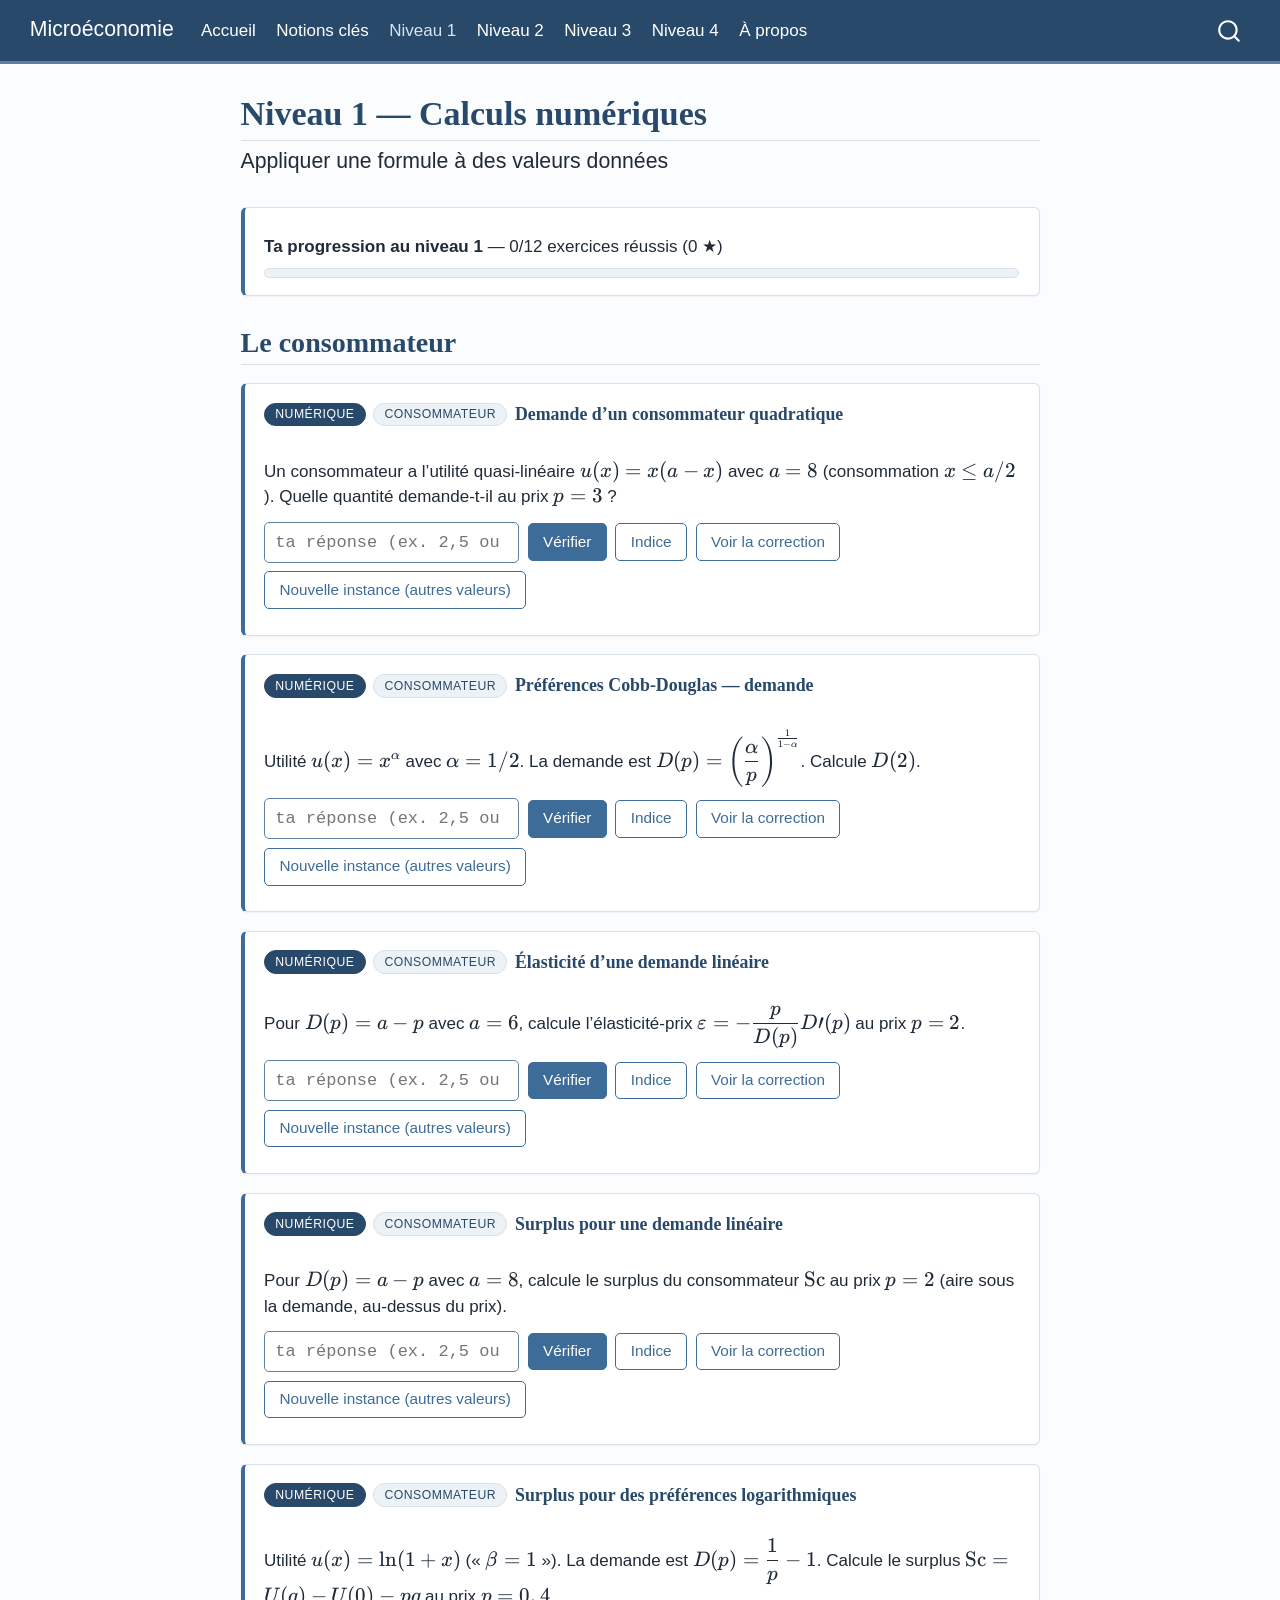
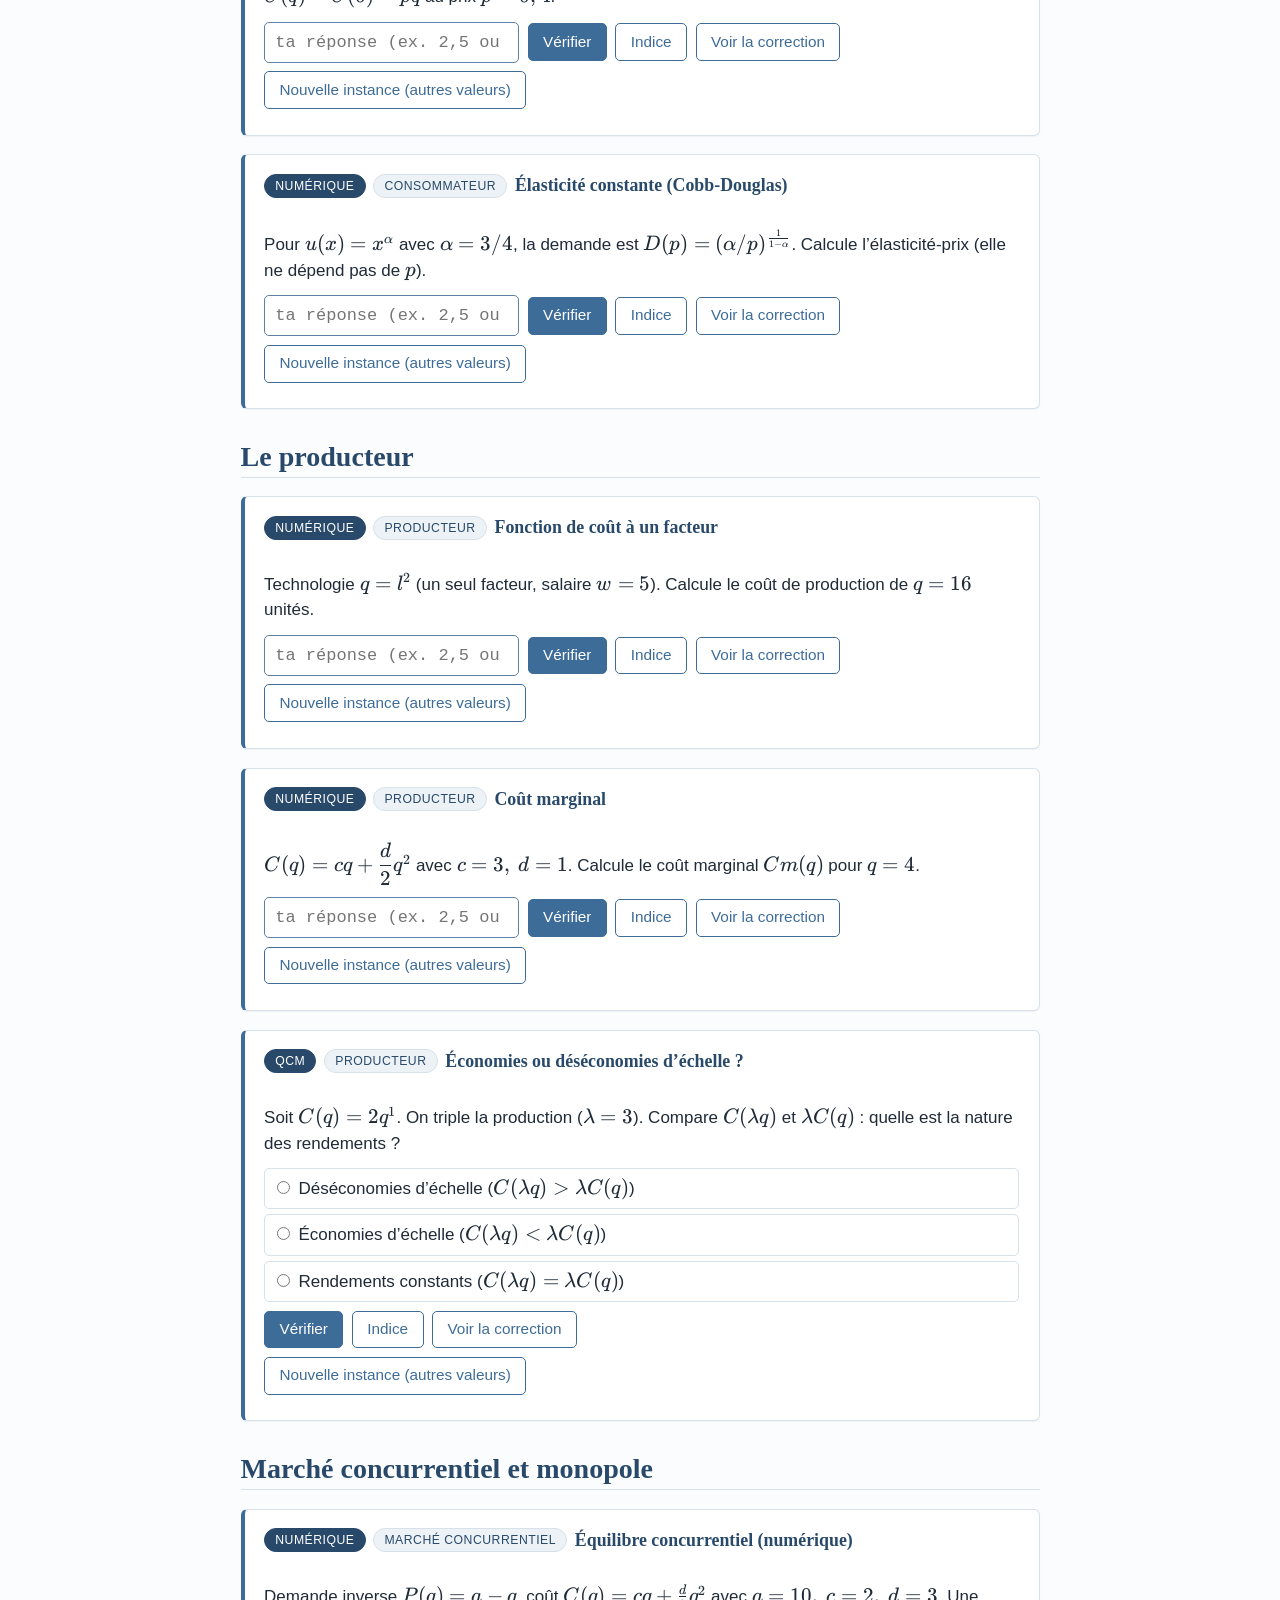
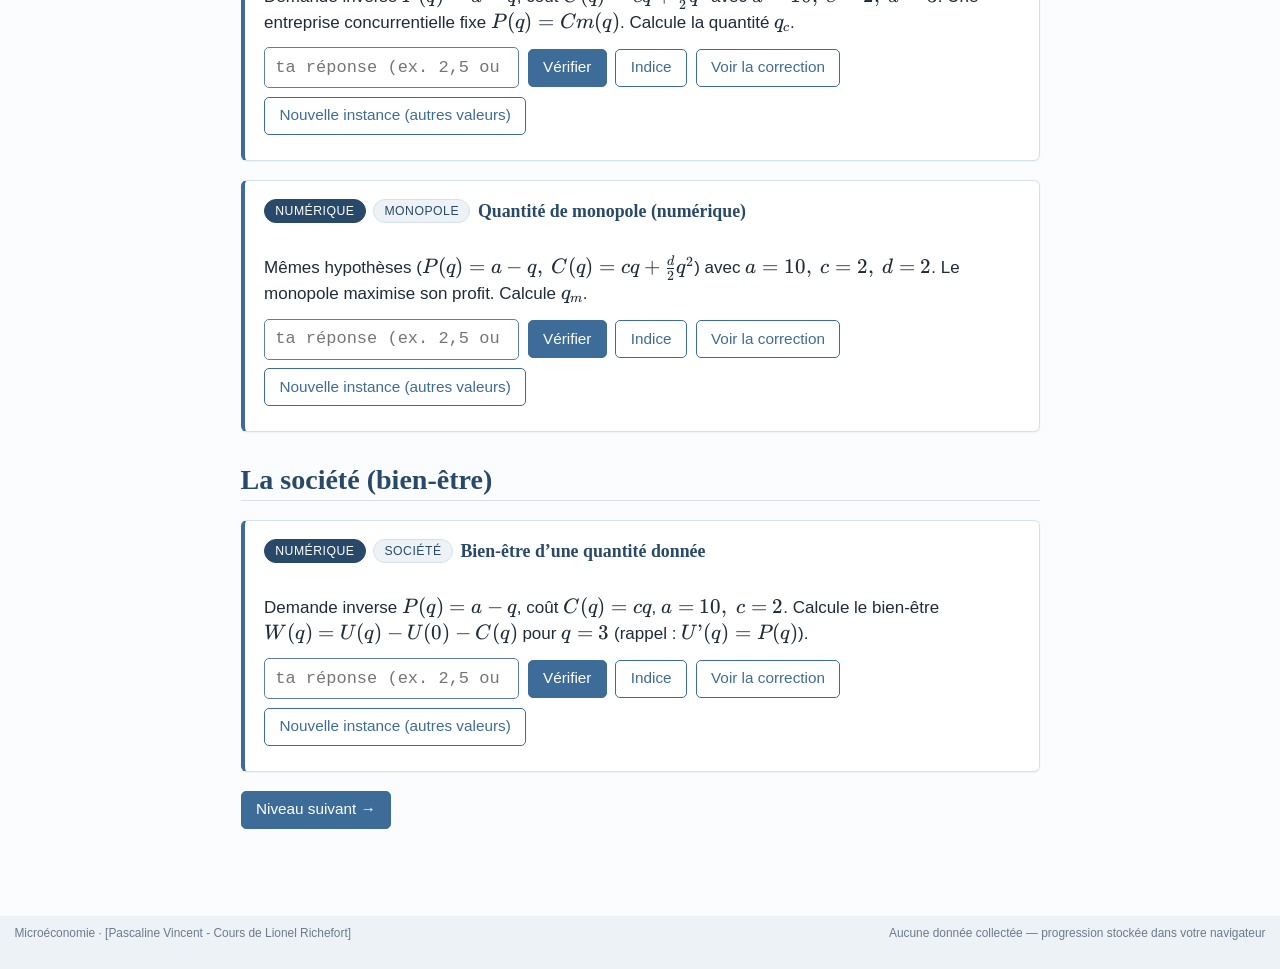
<file: docs/niveau1.html>
<!DOCTYPE html>
<html xmlns="http://www.w3.org/1999/xhtml" lang="fr" xml:lang="fr"><head>

<meta charset="utf-8">
<meta name="generator" content="quarto-1.9.38">

<meta name="viewport" content="width=device-width, initial-scale=1.0, user-scalable=yes">


<title>Niveau 1 — Calculs numériques – Microéconomie</title>
<style>
/* Default styles provided by pandoc.
** See https://pandoc.org/MANUAL.html#variables-for-html for config info.
*/
code{white-space: pre-wrap;}
span.smallcaps{font-variant: small-caps;}
div.columns{display: flex; gap: min(4vw, 1.5em);}
div.column{flex: auto; overflow-x: auto;}
div.hanging-indent{margin-left: 1.5em; text-indent: -1.5em;}
ul.task-list{list-style: none;}
ul.task-list li input[type="checkbox"] {
  width: 0.8em;
  margin: 0 0.8em 0.2em -1em; /* quarto-specific, see https://github.com/quarto-dev/quarto-cli/issues/4556 */ 
  vertical-align: middle;
}
</style>


<script src="site_libs/quarto-nav/quarto-nav.js"></script>
<script src="site_libs/quarto-nav/headroom.min.js"></script>
<script src="site_libs/clipboard/clipboard.min.js"></script>
<script src="site_libs/quarto-search/autocomplete.umd.js"></script>
<script src="site_libs/quarto-search/fuse.min.js"></script>
<script src="site_libs/quarto-search/quarto-search.js"></script>
<meta name="quarto:offset" content="./">
<script src="site_libs/quarto-html/quarto.js" type="module"></script>
<script src="site_libs/quarto-html/tabsets/tabsets.js" type="module"></script>
<script src="site_libs/quarto-html/popper.min.js"></script>
<script src="site_libs/quarto-html/tippy.umd.min.js"></script>
<script src="site_libs/quarto-html/anchor.min.js"></script>
<link href="site_libs/quarto-html/tippy.css" rel="stylesheet">
<link href="site_libs/quarto-html/quarto-syntax-highlighting-15634bcf2e68342d4ad2dfa704d543f6.css" rel="stylesheet" id="quarto-text-highlighting-styles">
<script src="site_libs/bootstrap/bootstrap.min.js"></script>
<link href="site_libs/bootstrap/bootstrap-icons.css" rel="stylesheet">
<link href="site_libs/bootstrap/bootstrap-a331d33c6b200ce7b95aff8e37c7d122.min.css" rel="stylesheet" append-hash="true" id="quarto-bootstrap" data-mode="light">
<script id="quarto-search-options" type="application/json">{
  "location": "navbar",
  "copy-button": false,
  "collapse-after": 3,
  "panel-placement": "end",
  "type": "overlay",
  "limit": 50,
  "keyboard-shortcut": [
    "f",
    "/",
    "s"
  ],
  "show-item-context": false,
  "language": {
    "search-no-results-text": "Pas de résultats",
    "search-matching-documents-text": "documents trouvés",
    "search-copy-link-title": "Copier le lien vers la recherche",
    "search-hide-matches-text": "Cacher les correspondances additionnelles",
    "search-more-match-text": "correspondance de plus dans ce document",
    "search-more-matches-text": "correspondances de plus dans ce document",
    "search-clear-button-title": "Effacer",
    "search-text-placeholder": "",
    "search-detached-cancel-button-title": "Annuler",
    "search-submit-button-title": "Envoyer",
    "search-label": "Recherche"
  }
}</script>


<link rel="stylesheet" href="assets/platform.css">
</head>

<body class="nav-fixed fullcontent quarto-light">

<div id="quarto-search-results"></div>
  <header id="quarto-header" class="headroom fixed-top">
    <nav class="navbar navbar-expand-lg " data-bs-theme="dark">
      <div class="navbar-container container-fluid">
      <div class="navbar-brand-container mx-auto">
    <a class="navbar-brand" href="./index.html">
    <span class="navbar-title">Microéconomie</span>
    </a>
  </div>
            <div id="quarto-search" class="" title="Recherche"></div>
          <button class="navbar-toggler" type="button" data-bs-toggle="collapse" data-bs-target="#navbarCollapse" aria-controls="navbarCollapse" role="menu" aria-expanded="false" aria-label="Basculer la navigation" onclick="if (window.quartoToggleHeadroom) { window.quartoToggleHeadroom(); }">
  <span class="navbar-toggler-icon"></span>
</button>
          <div class="collapse navbar-collapse" id="navbarCollapse">
            <ul class="navbar-nav navbar-nav-scroll me-auto">
  <li class="nav-item">
    <a class="nav-link" href="./index.html"> 
<span class="menu-text">Accueil</span></a>
  </li>  
  <li class="nav-item">
    <a class="nav-link" href="./cours.html"> 
<span class="menu-text">Notions clés</span></a>
  </li>  
  <li class="nav-item">
    <a class="nav-link active" href="./niveau1.html" aria-current="page"> 
<span class="menu-text">Niveau 1</span></a>
  </li>  
  <li class="nav-item">
    <a class="nav-link" href="./niveau2.html"> 
<span class="menu-text">Niveau 2</span></a>
  </li>  
  <li class="nav-item">
    <a class="nav-link" href="./niveau3.html"> 
<span class="menu-text">Niveau 3</span></a>
  </li>  
  <li class="nav-item">
    <a class="nav-link" href="./niveau4.html"> 
<span class="menu-text">Niveau 4</span></a>
  </li>  
  <li class="nav-item">
    <a class="nav-link" href="./a-propos.html"> 
<span class="menu-text">À propos</span></a>
  </li>  
</ul>
          </div> <!-- /navcollapse -->
            <div class="quarto-navbar-tools">
</div>
      </div> <!-- /container-fluid -->
    </nav>
</header>
<!-- content -->
<div id="quarto-content" class="quarto-container page-columns page-rows-contents page-layout-article page-navbar">
<!-- sidebar -->
<!-- margin-sidebar -->
    
<!-- main -->
<main class="content" id="quarto-document-content">

<header id="title-block-header" class="quarto-title-block default">
<div class="quarto-title">
<h1 class="title">Niveau 1 — Calculs numériques</h1>
<p class="subtitle lead">Appliquer une formule à des valeurs données</p>
</div>



<div class="quarto-title-meta">

    
  
    
  </div>
  


</header>


<div class="pv-wrap">
<div id="pv-level" data-level="1">

</div>
</div>



</main> <!-- /main -->
<script src="assets/platform.js"></script>
<script src="assets/exercises.js"></script>
<script id="quarto-html-after-body" type="application/javascript">
  window.document.addEventListener("DOMContentLoaded", function (event) {
    const icon = "";
    const anchorJS = new window.AnchorJS();
    anchorJS.options = {
      placement: 'right',
      icon: icon
    };
    anchorJS.add('.anchored');
    const isCodeAnnotation = (el) => {
      for (const clz of el.classList) {
        if (clz.startsWith('code-annotation-')) {                     
          return true;
        }
      }
      return false;
    }
    const onCopySuccess = function(e) {
      // button target
      const button = e.trigger;
      // don't keep focus
      button.blur();
      // flash "checked"
      button.classList.add('code-copy-button-checked');
      var currentTitle = button.getAttribute("title");
      button.setAttribute("title", "Copié");
      let tooltip;
      if (window.bootstrap) {
        button.setAttribute("data-bs-toggle", "tooltip");
        button.setAttribute("data-bs-placement", "left");
        button.setAttribute("data-bs-title", "Copié");
        tooltip = new bootstrap.Tooltip(button, 
          { trigger: "manual", 
            customClass: "code-copy-button-tooltip",
            offset: [0, -8]});
        tooltip.show();    
      }
      setTimeout(function() {
        if (tooltip) {
          tooltip.hide();
          button.removeAttribute("data-bs-title");
          button.removeAttribute("data-bs-toggle");
          button.removeAttribute("data-bs-placement");
        }
        button.setAttribute("title", currentTitle);
        button.classList.remove('code-copy-button-checked');
      }, 1000);
      // clear code selection
      e.clearSelection();
    }
    const getTextToCopy = function(trigger) {
      const outerScaffold = trigger.parentElement.cloneNode(true);
      const codeEl = outerScaffold.querySelector('code');
      for (const childEl of codeEl.children) {
        if (isCodeAnnotation(childEl)) {
          childEl.remove();
        }
      }
      return codeEl.innerText;
    }
    const clipboard = new window.ClipboardJS('.code-copy-button:not([data-in-quarto-modal])', {
      text: getTextToCopy
    });
    clipboard.on('success', onCopySuccess);
    if (window.document.getElementById('quarto-embedded-source-code-modal')) {
      const clipboardModal = new window.ClipboardJS('.code-copy-button[data-in-quarto-modal]', {
        text: getTextToCopy,
        container: window.document.getElementById('quarto-embedded-source-code-modal')
      });
      clipboardModal.on('success', onCopySuccess);
    }
      var localhostRegex = new RegExp(/^(?:http|https):\/\/localhost\:?[0-9]*\//);
      var mailtoRegex = new RegExp(/^mailto:/);
        var filterRegex = new RegExp('/' + window.location.host + '/');
      var isInternal = (href) => {
          return filterRegex.test(href) || localhostRegex.test(href) || mailtoRegex.test(href);
      }
      // Inspect non-navigation links and adorn them if external
     var links = window.document.querySelectorAll('a[href]:not(.nav-link):not(.navbar-brand):not(.toc-action):not(.sidebar-link):not(.sidebar-item-toggle):not(.pagination-link):not(.no-external):not([aria-hidden]):not(.dropdown-item):not(.quarto-navigation-tool):not(.about-link)');
      for (var i=0; i<links.length; i++) {
        const link = links[i];
        if (!isInternal(link.href)) {
          // undo the damage that might have been done by quarto-nav.js in the case of
          // links that we want to consider external
          if (link.dataset.originalHref !== undefined) {
            link.href = link.dataset.originalHref;
          }
        }
      }
    function tippyHover(el, contentFn, onTriggerFn, onUntriggerFn) {
      const config = {
        allowHTML: true,
        maxWidth: 500,
        delay: 100,
        arrow: false,
        appendTo: function(el) {
            return el.parentElement;
        },
        interactive: true,
        interactiveBorder: 10,
        theme: 'quarto',
        placement: 'bottom-start',
      };
      if (contentFn) {
        config.content = contentFn;
      }
      if (onTriggerFn) {
        config.onTrigger = onTriggerFn;
      }
      if (onUntriggerFn) {
        config.onUntrigger = onUntriggerFn;
      }
      window.tippy(el, config); 
    }
    const noterefs = window.document.querySelectorAll('a[role="doc-noteref"]');
    for (var i=0; i<noterefs.length; i++) {
      const ref = noterefs[i];
      tippyHover(ref, function() {
        // use id or data attribute instead here
        let href = ref.getAttribute('data-footnote-href') || ref.getAttribute('href');
        try { href = new URL(href).hash; } catch {}
        const id = href.replace(/^#\/?/, "");
        const note = window.document.getElementById(id);
        if (note) {
          return note.innerHTML;
        } else {
          return "";
        }
      });
    }
    const xrefs = window.document.querySelectorAll('a.quarto-xref');
    const processXRef = (id, note) => {
      // Strip column container classes
      const stripColumnClz = (el) => {
        el.classList.remove("page-full", "page-columns");
        if (el.children) {
          for (const child of el.children) {
            stripColumnClz(child);
          }
        }
      }
      stripColumnClz(note)
      if (id === null || id.startsWith('sec-')) {
        // Special case sections, only their first couple elements
        const container = document.createElement("div");
        if (note.children && note.children.length > 2) {
          container.appendChild(note.children[0].cloneNode(true));
          for (let i = 1; i < note.children.length; i++) {
            const child = note.children[i];
            if (child.tagName === "P" && child.innerText === "") {
              continue;
            } else {
              container.appendChild(child.cloneNode(true));
              break;
            }
          }
          if (window.Quarto?.typesetMath) {
            window.Quarto.typesetMath(container);
          }
          return container.innerHTML
        } else {
          if (window.Quarto?.typesetMath) {
            window.Quarto.typesetMath(note);
          }
          return note.innerHTML;
        }
      } else {
        // Remove any anchor links if they are present
        const anchorLink = note.querySelector('a.anchorjs-link');
        if (anchorLink) {
          anchorLink.remove();
        }
        if (window.Quarto?.typesetMath) {
          window.Quarto.typesetMath(note);
        }
        if (note.classList.contains("callout")) {
          return note.outerHTML;
        } else {
          return note.innerHTML;
        }
      }
    }
    for (var i=0; i<xrefs.length; i++) {
      const xref = xrefs[i];
      tippyHover(xref, undefined, function(instance) {
        instance.disable();
        let url = xref.getAttribute('href');
        let hash = undefined; 
        if (url.startsWith('#')) {
          hash = url;
        } else {
          try { hash = new URL(url).hash; } catch {}
        }
        if (hash) {
          const id = hash.replace(/^#\/?/, "");
          const note = window.document.getElementById(id);
          if (note !== null) {
            try {
              const html = processXRef(id, note.cloneNode(true));
              instance.setContent(html);
            } finally {
              instance.enable();
              instance.show();
            }
          } else {
            // See if we can fetch this
            fetch(url.split('#')[0])
            .then(res => res.text())
            .then(html => {
              const parser = new DOMParser();
              const htmlDoc = parser.parseFromString(html, "text/html");
              const note = htmlDoc.getElementById(id);
              if (note !== null) {
                const html = processXRef(id, note);
                instance.setContent(html);
              } 
            }).finally(() => {
              instance.enable();
              instance.show();
            });
          }
        } else {
          // See if we can fetch a full url (with no hash to target)
          // This is a special case and we should probably do some content thinning / targeting
          fetch(url)
          .then(res => res.text())
          .then(html => {
            const parser = new DOMParser();
            const htmlDoc = parser.parseFromString(html, "text/html");
            const note = htmlDoc.querySelector('main.content');
            if (note !== null) {
              // This should only happen for chapter cross references
              // (since there is no id in the URL)
              // remove the first header
              if (note.children.length > 0 && note.children[0].tagName === "HEADER") {
                note.children[0].remove();
              }
              const html = processXRef(null, note);
              instance.setContent(html);
            } 
          }).finally(() => {
            instance.enable();
            instance.show();
          });
        }
      }, function(instance) {
      });
    }
        let selectedAnnoteEl;
        const selectorForAnnotation = ( cell, annotation) => {
          let cellAttr = 'data-code-cell="' + cell + '"';
          let lineAttr = 'data-code-annotation="' +  annotation + '"';
          const selector = 'span[' + cellAttr + '][' + lineAttr + ']';
          return selector;
        }
        const selectCodeLines = (annoteEl) => {
          const doc = window.document;
          const targetCell = annoteEl.getAttribute("data-target-cell");
          const targetAnnotation = annoteEl.getAttribute("data-target-annotation");
          const annoteSpan = window.document.querySelector(selectorForAnnotation(targetCell, targetAnnotation));
          const lines = annoteSpan.getAttribute("data-code-lines").split(",");
          const lineIds = lines.map((line) => {
            return targetCell + "-" + line;
          })
          let top = null;
          let height = null;
          let parent = null;
          if (lineIds.length > 0) {
              //compute the position of the single el (top and bottom and make a div)
              const el = window.document.getElementById(lineIds[0]);
              top = el.offsetTop;
              height = el.offsetHeight;
              parent = el.parentElement.parentElement;
            if (lineIds.length > 1) {
              const lastEl = window.document.getElementById(lineIds[lineIds.length - 1]);
              const bottom = lastEl.offsetTop + lastEl.offsetHeight;
              height = bottom - top;
            }
            if (top !== null && height !== null && parent !== null) {
              // cook up a div (if necessary) and position it 
              let div = window.document.getElementById("code-annotation-line-highlight");
              if (div === null) {
                div = window.document.createElement("div");
                div.setAttribute("id", "code-annotation-line-highlight");
                div.style.position = 'absolute';
                parent.appendChild(div);
              }
              div.style.top = top - 2 + "px";
              div.style.height = height + 4 + "px";
              div.style.left = 0;
              let gutterDiv = window.document.getElementById("code-annotation-line-highlight-gutter");
              if (gutterDiv === null) {
                gutterDiv = window.document.createElement("div");
                gutterDiv.setAttribute("id", "code-annotation-line-highlight-gutter");
                gutterDiv.style.position = 'absolute';
                const codeCell = window.document.getElementById(targetCell);
                const gutter = codeCell.querySelector('.code-annotation-gutter');
                gutter.appendChild(gutterDiv);
              }
              gutterDiv.style.top = top - 2 + "px";
              gutterDiv.style.height = height + 4 + "px";
            }
            selectedAnnoteEl = annoteEl;
          }
        };
        const unselectCodeLines = () => {
          const elementsIds = ["code-annotation-line-highlight", "code-annotation-line-highlight-gutter"];
          elementsIds.forEach((elId) => {
            const div = window.document.getElementById(elId);
            if (div) {
              div.remove();
            }
          });
          selectedAnnoteEl = undefined;
        };
          // Handle positioning of the toggle
      window.addEventListener(
        "resize",
        throttle(() => {
          elRect = undefined;
          if (selectedAnnoteEl) {
            selectCodeLines(selectedAnnoteEl);
          }
        }, 10)
      );
      function throttle(fn, ms) {
      let throttle = false;
      let timer;
        return (...args) => {
          if(!throttle) { // first call gets through
              fn.apply(this, args);
              throttle = true;
          } else { // all the others get throttled
              if(timer) clearTimeout(timer); // cancel #2
              timer = setTimeout(() => {
                fn.apply(this, args);
                timer = throttle = false;
              }, ms);
          }
        };
      }
        // Attach click handler to the DT
        const annoteDls = window.document.querySelectorAll('dt[data-target-cell]');
        for (const annoteDlNode of annoteDls) {
          annoteDlNode.addEventListener('click', (event) => {
            const clickedEl = event.target;
            if (clickedEl !== selectedAnnoteEl) {
              unselectCodeLines();
              const activeEl = window.document.querySelector('dt[data-target-cell].code-annotation-active');
              if (activeEl) {
                activeEl.classList.remove('code-annotation-active');
              }
              selectCodeLines(clickedEl);
              clickedEl.classList.add('code-annotation-active');
            } else {
              // Unselect the line
              unselectCodeLines();
              clickedEl.classList.remove('code-annotation-active');
            }
          });
        }
    const findCites = (el) => {
      const parentEl = el.parentElement;
      if (parentEl) {
        const cites = parentEl.dataset.cites;
        if (cites) {
          return {
            el,
            cites: cites.split(' ')
          };
        } else {
          return findCites(el.parentElement)
        }
      } else {
        return undefined;
      }
    };
    var bibliorefs = window.document.querySelectorAll('a[role="doc-biblioref"]');
    for (var i=0; i<bibliorefs.length; i++) {
      const ref = bibliorefs[i];
      const citeInfo = findCites(ref);
      if (citeInfo) {
        tippyHover(citeInfo.el, function() {
          var popup = window.document.createElement('div');
          citeInfo.cites.forEach(function(cite) {
            var citeDiv = window.document.createElement('div');
            citeDiv.classList.add('hanging-indent');
            citeDiv.classList.add('csl-entry');
            var biblioDiv = window.document.getElementById('ref-' + cite);
            if (biblioDiv) {
              citeDiv.innerHTML = biblioDiv.innerHTML;
            }
            popup.appendChild(citeDiv);
          });
          return popup.innerHTML;
        });
      }
    }
  });
  </script>
</div> <!-- /content -->
<footer class="footer">
  <div class="nav-footer">
    <div class="nav-footer-left">
<p>Microéconomie · [Pascaline Vincent - Cours de Lionel Richefort]</p>
</div>   
    <div class="nav-footer-center">
      &nbsp;
    </div>
    <div class="nav-footer-right">
<p>Aucune donnée collectée — progression stockée dans votre navigateur</p>
</div>
  </div>
</footer>




</body></html>
</file>
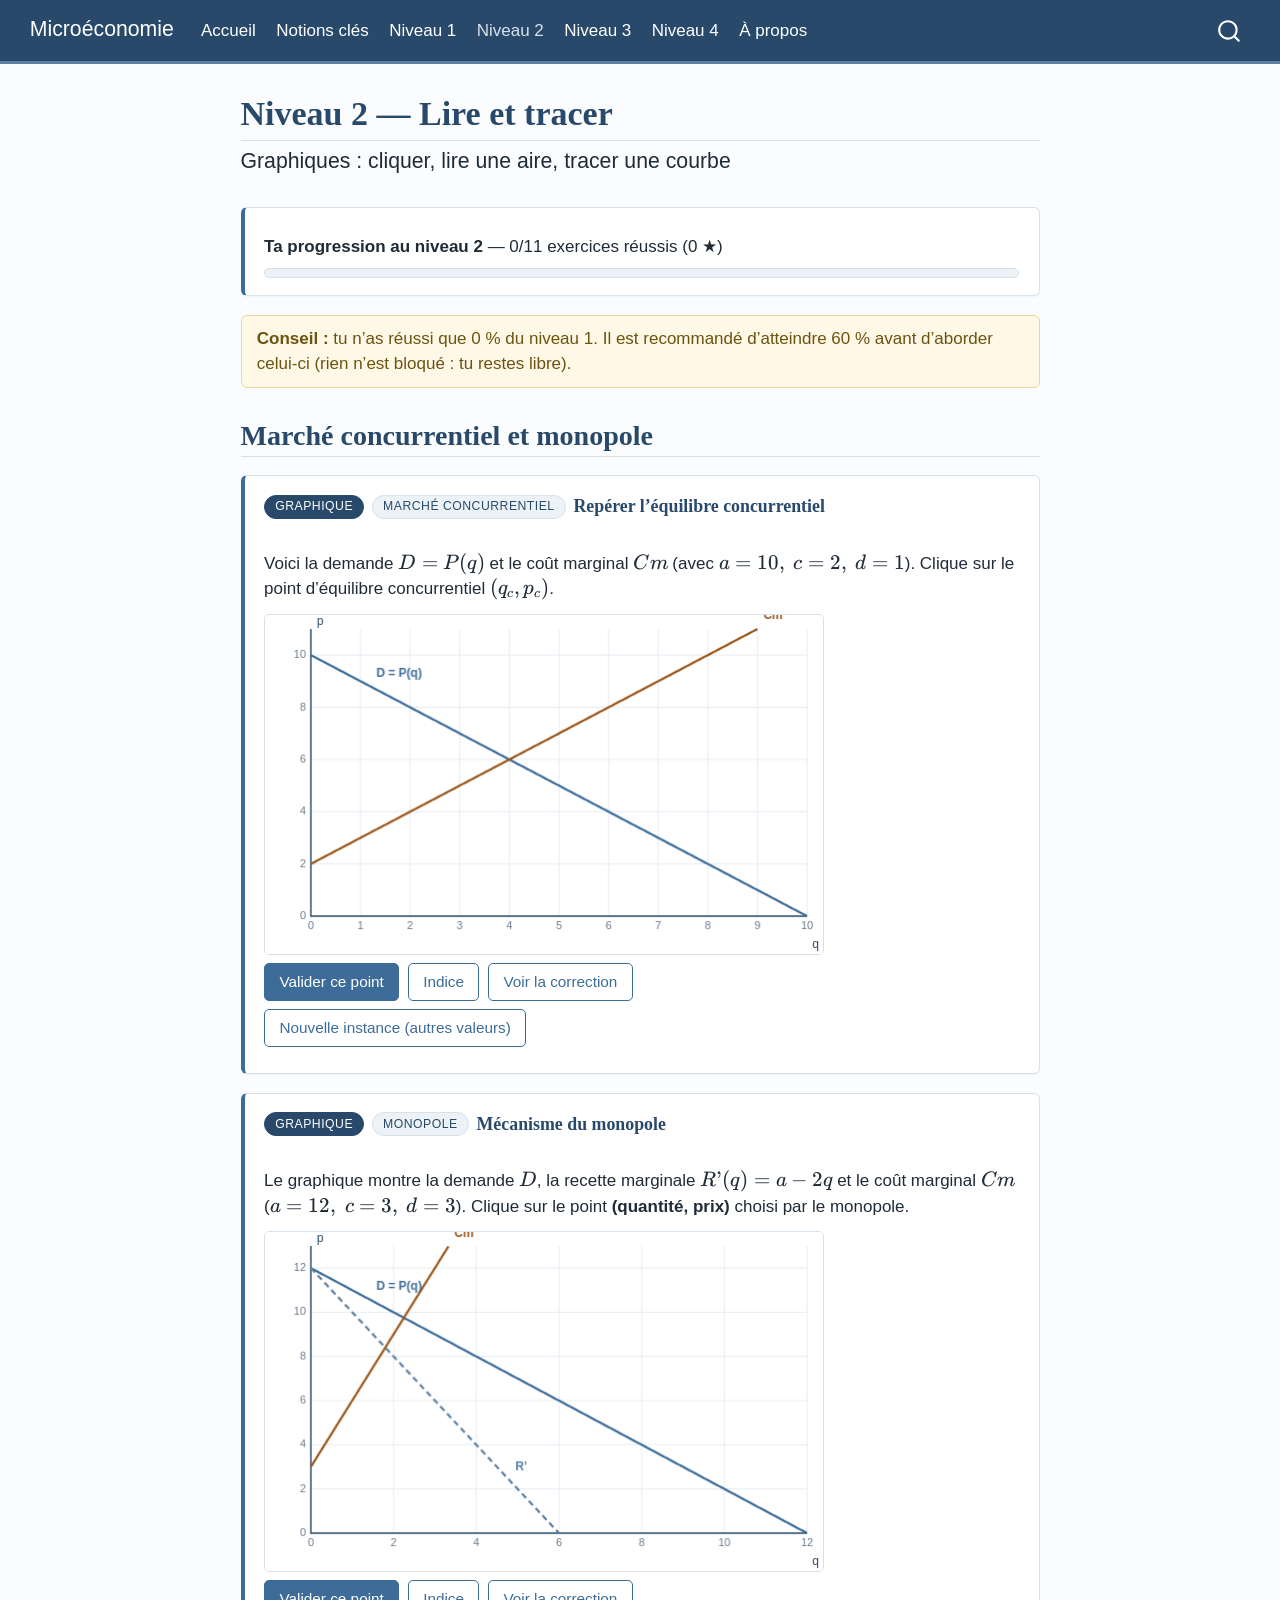
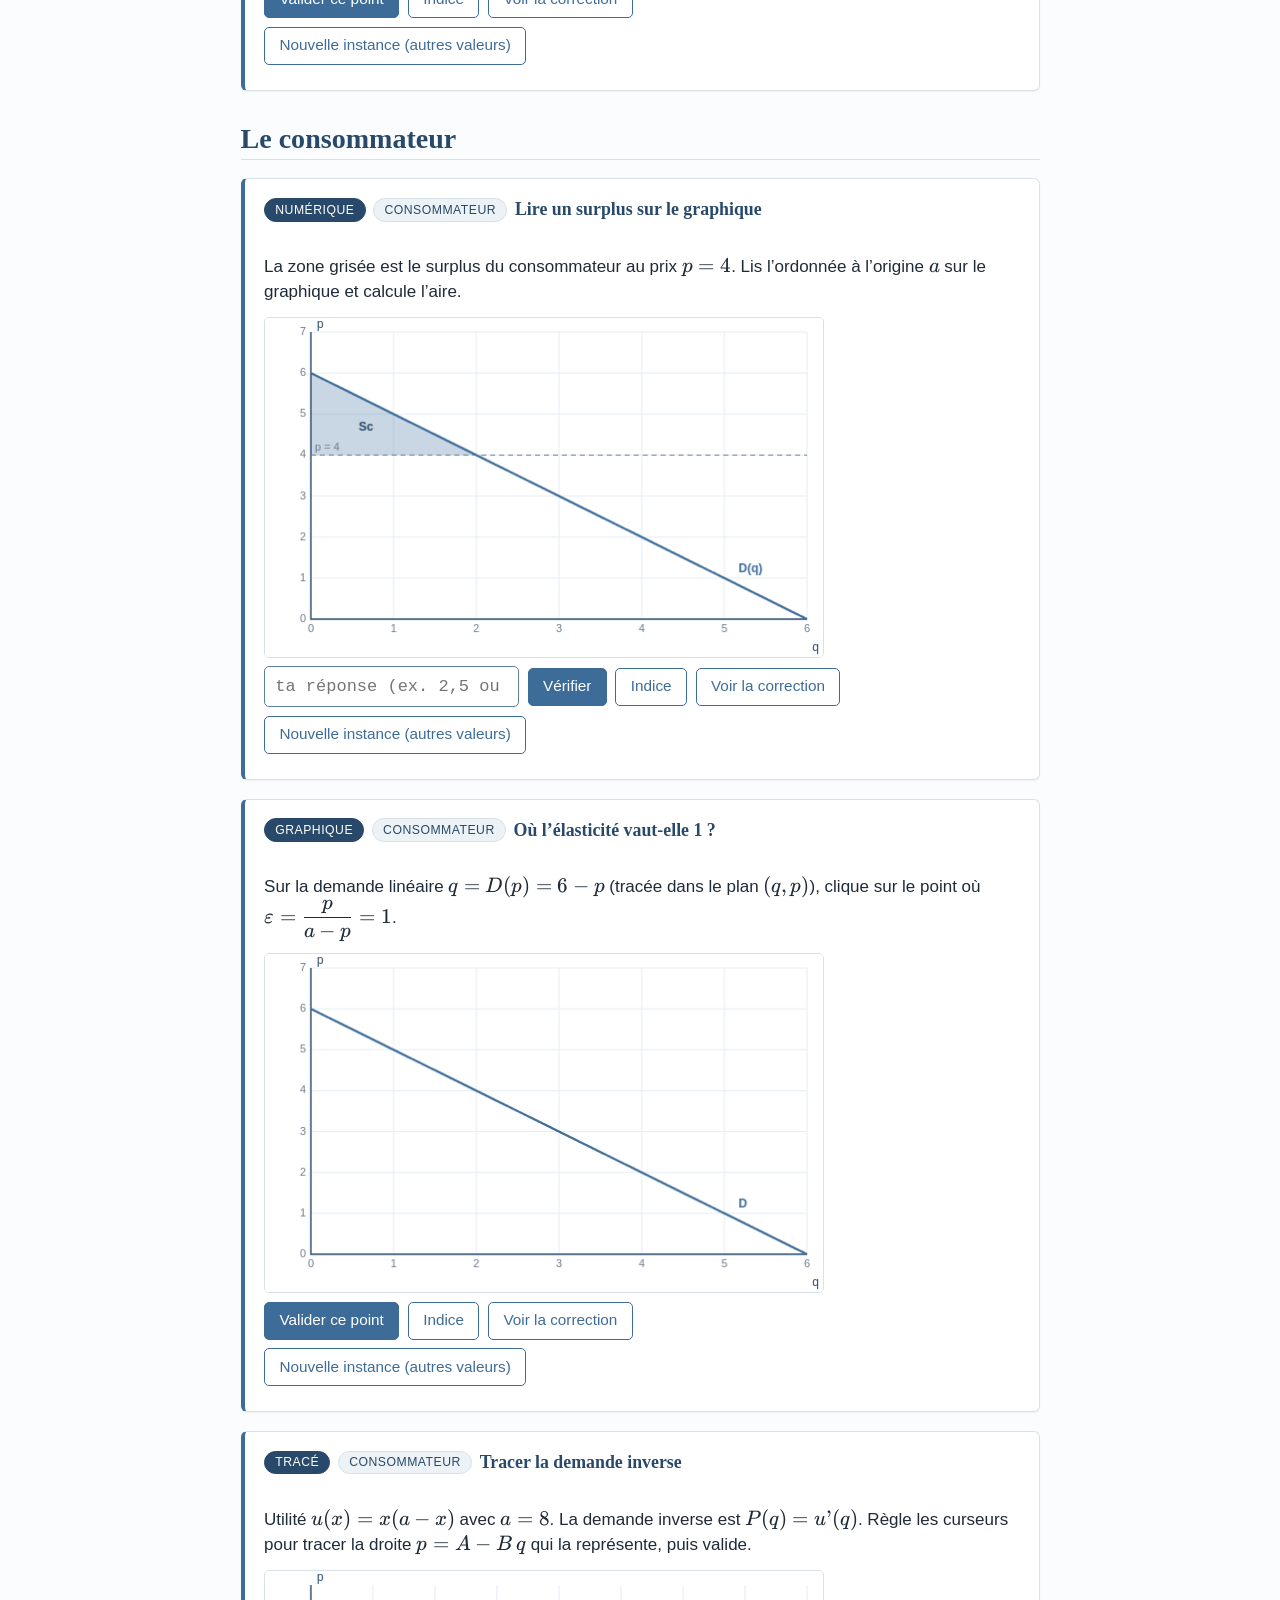
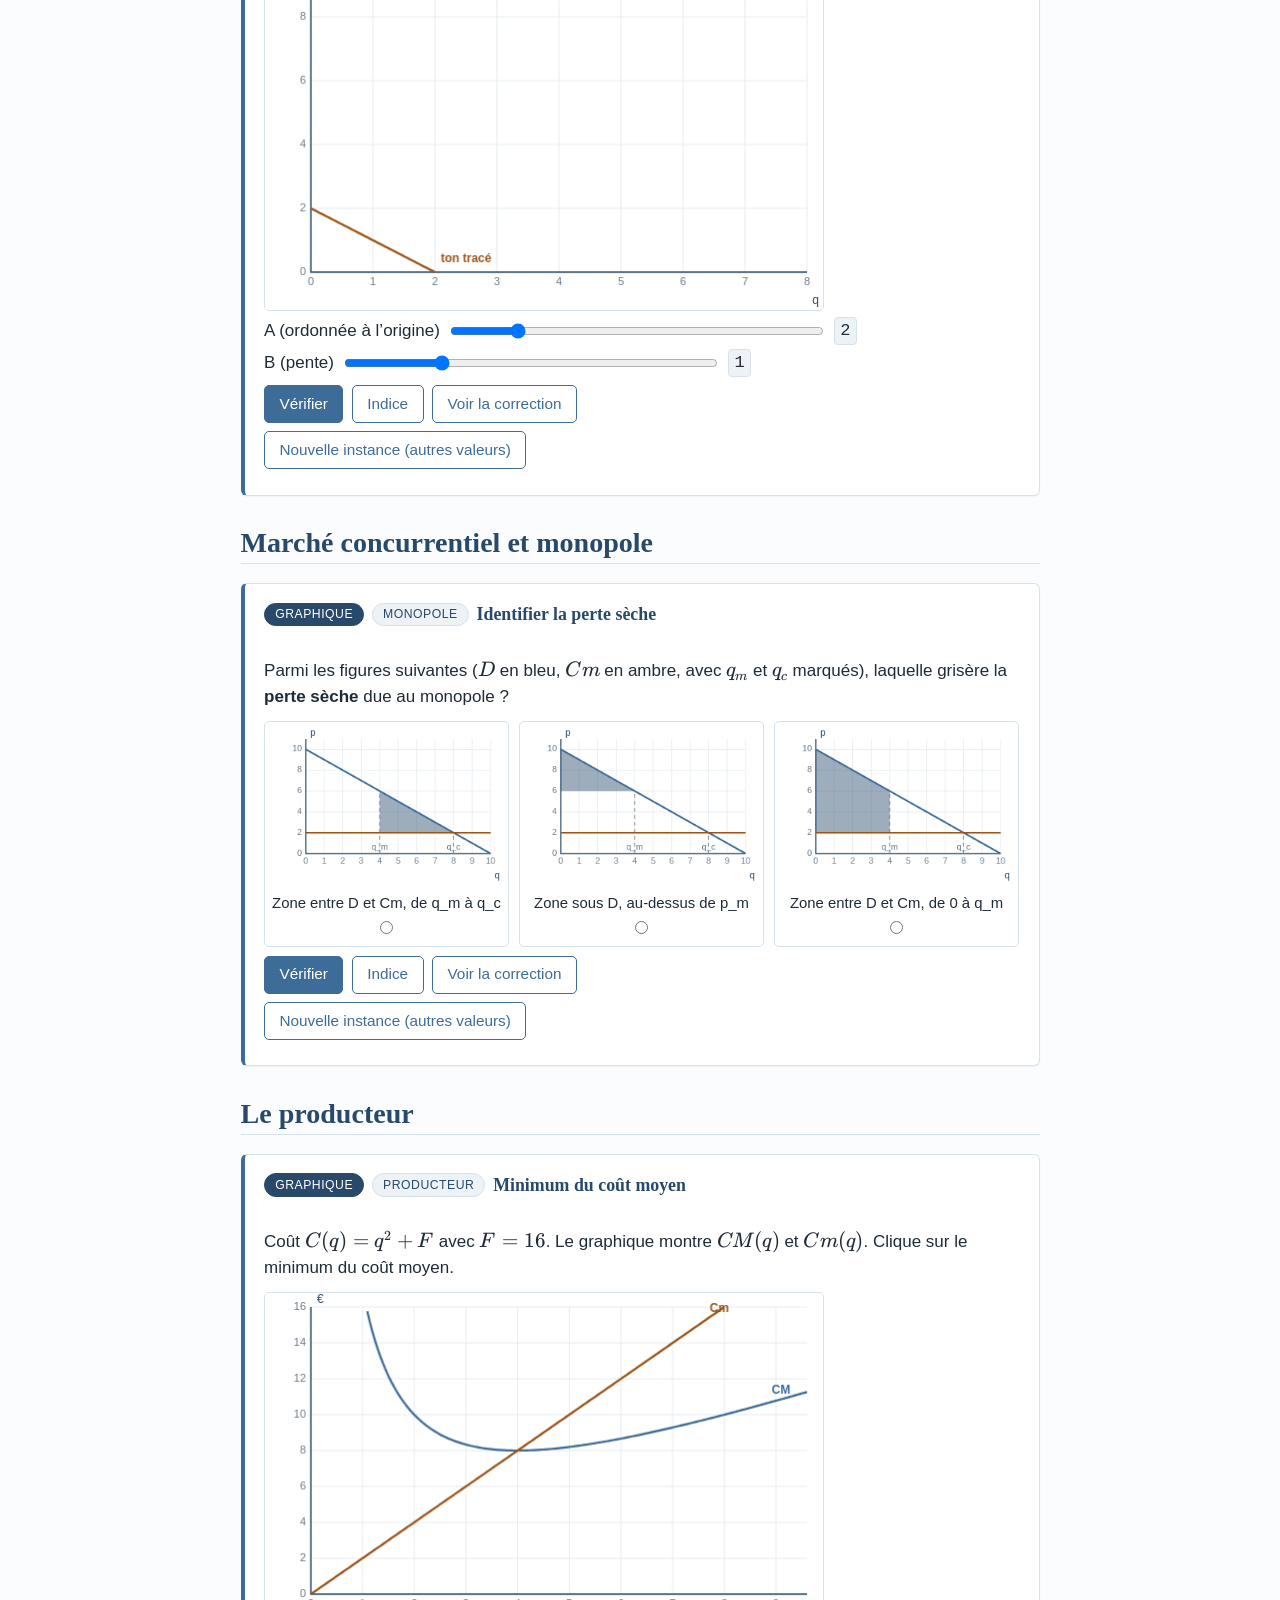
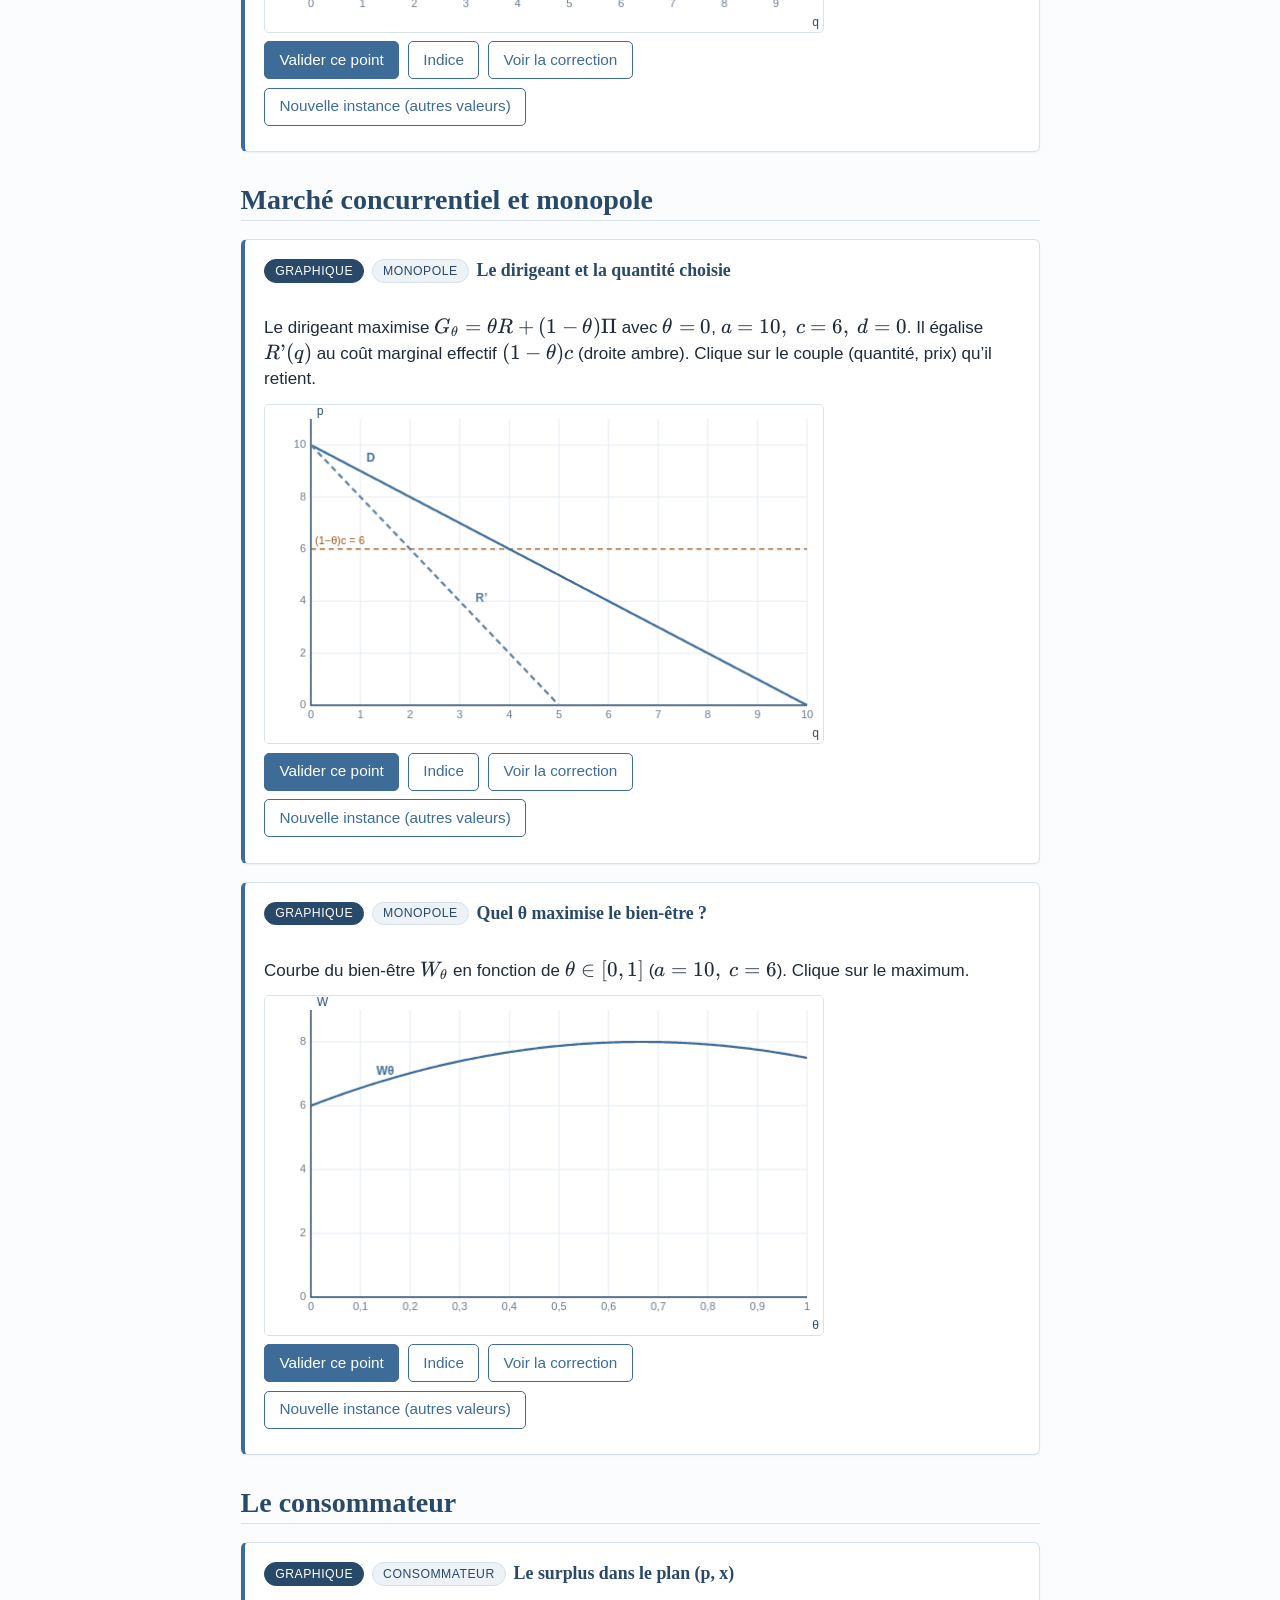
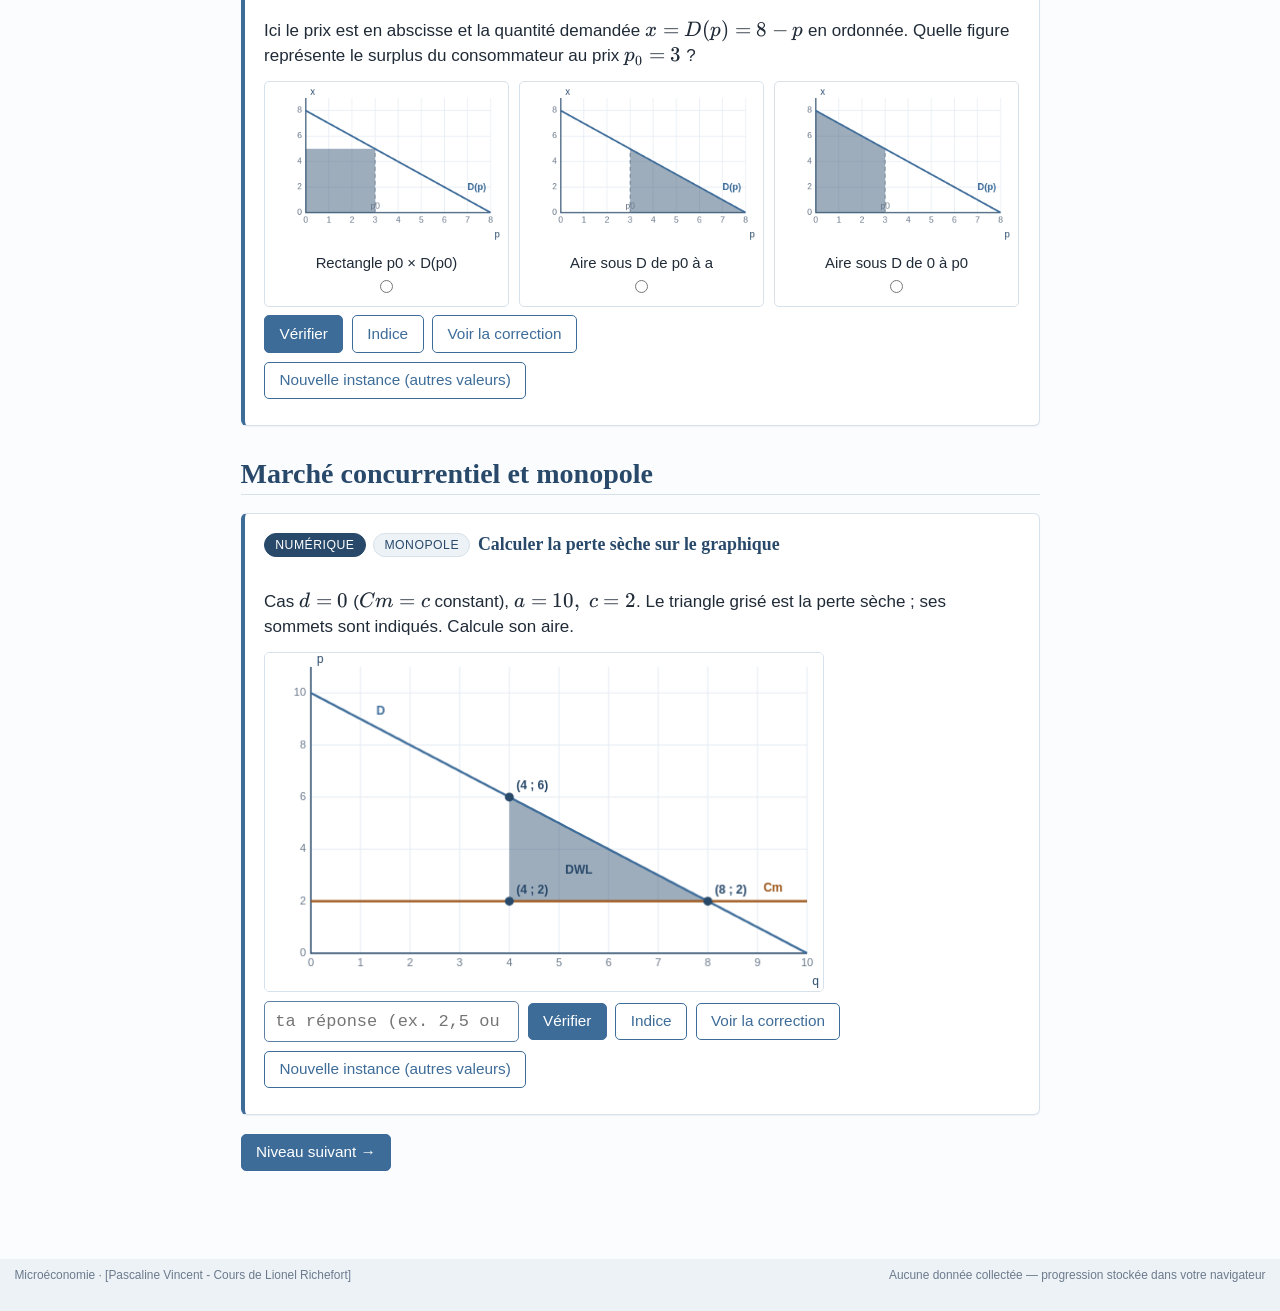
<file: docs/niveau2.html>
<!DOCTYPE html>
<html xmlns="http://www.w3.org/1999/xhtml" lang="fr" xml:lang="fr"><head>

<meta charset="utf-8">
<meta name="generator" content="quarto-1.9.38">

<meta name="viewport" content="width=device-width, initial-scale=1.0, user-scalable=yes">


<title>Niveau 2 — Lire et tracer – Microéconomie</title>
<style>
/* Default styles provided by pandoc.
** See https://pandoc.org/MANUAL.html#variables-for-html for config info.
*/
code{white-space: pre-wrap;}
span.smallcaps{font-variant: small-caps;}
div.columns{display: flex; gap: min(4vw, 1.5em);}
div.column{flex: auto; overflow-x: auto;}
div.hanging-indent{margin-left: 1.5em; text-indent: -1.5em;}
ul.task-list{list-style: none;}
ul.task-list li input[type="checkbox"] {
  width: 0.8em;
  margin: 0 0.8em 0.2em -1em; /* quarto-specific, see https://github.com/quarto-dev/quarto-cli/issues/4556 */ 
  vertical-align: middle;
}
</style>


<script src="site_libs/quarto-nav/quarto-nav.js"></script>
<script src="site_libs/quarto-nav/headroom.min.js"></script>
<script src="site_libs/clipboard/clipboard.min.js"></script>
<script src="site_libs/quarto-search/autocomplete.umd.js"></script>
<script src="site_libs/quarto-search/fuse.min.js"></script>
<script src="site_libs/quarto-search/quarto-search.js"></script>
<meta name="quarto:offset" content="./">
<script src="site_libs/quarto-html/quarto.js" type="module"></script>
<script src="site_libs/quarto-html/tabsets/tabsets.js" type="module"></script>
<script src="site_libs/quarto-html/popper.min.js"></script>
<script src="site_libs/quarto-html/tippy.umd.min.js"></script>
<script src="site_libs/quarto-html/anchor.min.js"></script>
<link href="site_libs/quarto-html/tippy.css" rel="stylesheet">
<link href="site_libs/quarto-html/quarto-syntax-highlighting-15634bcf2e68342d4ad2dfa704d543f6.css" rel="stylesheet" id="quarto-text-highlighting-styles">
<script src="site_libs/bootstrap/bootstrap.min.js"></script>
<link href="site_libs/bootstrap/bootstrap-icons.css" rel="stylesheet">
<link href="site_libs/bootstrap/bootstrap-a331d33c6b200ce7b95aff8e37c7d122.min.css" rel="stylesheet" append-hash="true" id="quarto-bootstrap" data-mode="light">
<script id="quarto-search-options" type="application/json">{
  "location": "navbar",
  "copy-button": false,
  "collapse-after": 3,
  "panel-placement": "end",
  "type": "overlay",
  "limit": 50,
  "keyboard-shortcut": [
    "f",
    "/",
    "s"
  ],
  "show-item-context": false,
  "language": {
    "search-no-results-text": "Pas de résultats",
    "search-matching-documents-text": "documents trouvés",
    "search-copy-link-title": "Copier le lien vers la recherche",
    "search-hide-matches-text": "Cacher les correspondances additionnelles",
    "search-more-match-text": "correspondance de plus dans ce document",
    "search-more-matches-text": "correspondances de plus dans ce document",
    "search-clear-button-title": "Effacer",
    "search-text-placeholder": "",
    "search-detached-cancel-button-title": "Annuler",
    "search-submit-button-title": "Envoyer",
    "search-label": "Recherche"
  }
}</script>


<link rel="stylesheet" href="assets/platform.css">
</head>

<body class="nav-fixed fullcontent quarto-light">

<div id="quarto-search-results"></div>
  <header id="quarto-header" class="headroom fixed-top">
    <nav class="navbar navbar-expand-lg " data-bs-theme="dark">
      <div class="navbar-container container-fluid">
      <div class="navbar-brand-container mx-auto">
    <a class="navbar-brand" href="./index.html">
    <span class="navbar-title">Microéconomie</span>
    </a>
  </div>
            <div id="quarto-search" class="" title="Recherche"></div>
          <button class="navbar-toggler" type="button" data-bs-toggle="collapse" data-bs-target="#navbarCollapse" aria-controls="navbarCollapse" role="menu" aria-expanded="false" aria-label="Basculer la navigation" onclick="if (window.quartoToggleHeadroom) { window.quartoToggleHeadroom(); }">
  <span class="navbar-toggler-icon"></span>
</button>
          <div class="collapse navbar-collapse" id="navbarCollapse">
            <ul class="navbar-nav navbar-nav-scroll me-auto">
  <li class="nav-item">
    <a class="nav-link" href="./index.html"> 
<span class="menu-text">Accueil</span></a>
  </li>  
  <li class="nav-item">
    <a class="nav-link" href="./cours.html"> 
<span class="menu-text">Notions clés</span></a>
  </li>  
  <li class="nav-item">
    <a class="nav-link" href="./niveau1.html"> 
<span class="menu-text">Niveau 1</span></a>
  </li>  
  <li class="nav-item">
    <a class="nav-link active" href="./niveau2.html" aria-current="page"> 
<span class="menu-text">Niveau 2</span></a>
  </li>  
  <li class="nav-item">
    <a class="nav-link" href="./niveau3.html"> 
<span class="menu-text">Niveau 3</span></a>
  </li>  
  <li class="nav-item">
    <a class="nav-link" href="./niveau4.html"> 
<span class="menu-text">Niveau 4</span></a>
  </li>  
  <li class="nav-item">
    <a class="nav-link" href="./a-propos.html"> 
<span class="menu-text">À propos</span></a>
  </li>  
</ul>
          </div> <!-- /navcollapse -->
            <div class="quarto-navbar-tools">
</div>
      </div> <!-- /container-fluid -->
    </nav>
</header>
<!-- content -->
<div id="quarto-content" class="quarto-container page-columns page-rows-contents page-layout-article page-navbar">
<!-- sidebar -->
<!-- margin-sidebar -->
    
<!-- main -->
<main class="content" id="quarto-document-content">

<header id="title-block-header" class="quarto-title-block default">
<div class="quarto-title">
<h1 class="title">Niveau 2 — Lire et tracer</h1>
<p class="subtitle lead">Graphiques : cliquer, lire une aire, tracer une courbe</p>
</div>



<div class="quarto-title-meta">

    
  
    
  </div>
  


</header>


<div class="pv-wrap">
<div id="pv-level" data-level="2">

</div>
</div>



</main> <!-- /main -->
<script src="assets/platform.js"></script>
<script src="assets/exercises.js"></script>
<script id="quarto-html-after-body" type="application/javascript">
  window.document.addEventListener("DOMContentLoaded", function (event) {
    const icon = "";
    const anchorJS = new window.AnchorJS();
    anchorJS.options = {
      placement: 'right',
      icon: icon
    };
    anchorJS.add('.anchored');
    const isCodeAnnotation = (el) => {
      for (const clz of el.classList) {
        if (clz.startsWith('code-annotation-')) {                     
          return true;
        }
      }
      return false;
    }
    const onCopySuccess = function(e) {
      // button target
      const button = e.trigger;
      // don't keep focus
      button.blur();
      // flash "checked"
      button.classList.add('code-copy-button-checked');
      var currentTitle = button.getAttribute("title");
      button.setAttribute("title", "Copié");
      let tooltip;
      if (window.bootstrap) {
        button.setAttribute("data-bs-toggle", "tooltip");
        button.setAttribute("data-bs-placement", "left");
        button.setAttribute("data-bs-title", "Copié");
        tooltip = new bootstrap.Tooltip(button, 
          { trigger: "manual", 
            customClass: "code-copy-button-tooltip",
            offset: [0, -8]});
        tooltip.show();    
      }
      setTimeout(function() {
        if (tooltip) {
          tooltip.hide();
          button.removeAttribute("data-bs-title");
          button.removeAttribute("data-bs-toggle");
          button.removeAttribute("data-bs-placement");
        }
        button.setAttribute("title", currentTitle);
        button.classList.remove('code-copy-button-checked');
      }, 1000);
      // clear code selection
      e.clearSelection();
    }
    const getTextToCopy = function(trigger) {
      const outerScaffold = trigger.parentElement.cloneNode(true);
      const codeEl = outerScaffold.querySelector('code');
      for (const childEl of codeEl.children) {
        if (isCodeAnnotation(childEl)) {
          childEl.remove();
        }
      }
      return codeEl.innerText;
    }
    const clipboard = new window.ClipboardJS('.code-copy-button:not([data-in-quarto-modal])', {
      text: getTextToCopy
    });
    clipboard.on('success', onCopySuccess);
    if (window.document.getElementById('quarto-embedded-source-code-modal')) {
      const clipboardModal = new window.ClipboardJS('.code-copy-button[data-in-quarto-modal]', {
        text: getTextToCopy,
        container: window.document.getElementById('quarto-embedded-source-code-modal')
      });
      clipboardModal.on('success', onCopySuccess);
    }
      var localhostRegex = new RegExp(/^(?:http|https):\/\/localhost\:?[0-9]*\//);
      var mailtoRegex = new RegExp(/^mailto:/);
        var filterRegex = new RegExp('/' + window.location.host + '/');
      var isInternal = (href) => {
          return filterRegex.test(href) || localhostRegex.test(href) || mailtoRegex.test(href);
      }
      // Inspect non-navigation links and adorn them if external
     var links = window.document.querySelectorAll('a[href]:not(.nav-link):not(.navbar-brand):not(.toc-action):not(.sidebar-link):not(.sidebar-item-toggle):not(.pagination-link):not(.no-external):not([aria-hidden]):not(.dropdown-item):not(.quarto-navigation-tool):not(.about-link)');
      for (var i=0; i<links.length; i++) {
        const link = links[i];
        if (!isInternal(link.href)) {
          // undo the damage that might have been done by quarto-nav.js in the case of
          // links that we want to consider external
          if (link.dataset.originalHref !== undefined) {
            link.href = link.dataset.originalHref;
          }
        }
      }
    function tippyHover(el, contentFn, onTriggerFn, onUntriggerFn) {
      const config = {
        allowHTML: true,
        maxWidth: 500,
        delay: 100,
        arrow: false,
        appendTo: function(el) {
            return el.parentElement;
        },
        interactive: true,
        interactiveBorder: 10,
        theme: 'quarto',
        placement: 'bottom-start',
      };
      if (contentFn) {
        config.content = contentFn;
      }
      if (onTriggerFn) {
        config.onTrigger = onTriggerFn;
      }
      if (onUntriggerFn) {
        config.onUntrigger = onUntriggerFn;
      }
      window.tippy(el, config); 
    }
    const noterefs = window.document.querySelectorAll('a[role="doc-noteref"]');
    for (var i=0; i<noterefs.length; i++) {
      const ref = noterefs[i];
      tippyHover(ref, function() {
        // use id or data attribute instead here
        let href = ref.getAttribute('data-footnote-href') || ref.getAttribute('href');
        try { href = new URL(href).hash; } catch {}
        const id = href.replace(/^#\/?/, "");
        const note = window.document.getElementById(id);
        if (note) {
          return note.innerHTML;
        } else {
          return "";
        }
      });
    }
    const xrefs = window.document.querySelectorAll('a.quarto-xref');
    const processXRef = (id, note) => {
      // Strip column container classes
      const stripColumnClz = (el) => {
        el.classList.remove("page-full", "page-columns");
        if (el.children) {
          for (const child of el.children) {
            stripColumnClz(child);
          }
        }
      }
      stripColumnClz(note)
      if (id === null || id.startsWith('sec-')) {
        // Special case sections, only their first couple elements
        const container = document.createElement("div");
        if (note.children && note.children.length > 2) {
          container.appendChild(note.children[0].cloneNode(true));
          for (let i = 1; i < note.children.length; i++) {
            const child = note.children[i];
            if (child.tagName === "P" && child.innerText === "") {
              continue;
            } else {
              container.appendChild(child.cloneNode(true));
              break;
            }
          }
          if (window.Quarto?.typesetMath) {
            window.Quarto.typesetMath(container);
          }
          return container.innerHTML
        } else {
          if (window.Quarto?.typesetMath) {
            window.Quarto.typesetMath(note);
          }
          return note.innerHTML;
        }
      } else {
        // Remove any anchor links if they are present
        const anchorLink = note.querySelector('a.anchorjs-link');
        if (anchorLink) {
          anchorLink.remove();
        }
        if (window.Quarto?.typesetMath) {
          window.Quarto.typesetMath(note);
        }
        if (note.classList.contains("callout")) {
          return note.outerHTML;
        } else {
          return note.innerHTML;
        }
      }
    }
    for (var i=0; i<xrefs.length; i++) {
      const xref = xrefs[i];
      tippyHover(xref, undefined, function(instance) {
        instance.disable();
        let url = xref.getAttribute('href');
        let hash = undefined; 
        if (url.startsWith('#')) {
          hash = url;
        } else {
          try { hash = new URL(url).hash; } catch {}
        }
        if (hash) {
          const id = hash.replace(/^#\/?/, "");
          const note = window.document.getElementById(id);
          if (note !== null) {
            try {
              const html = processXRef(id, note.cloneNode(true));
              instance.setContent(html);
            } finally {
              instance.enable();
              instance.show();
            }
          } else {
            // See if we can fetch this
            fetch(url.split('#')[0])
            .then(res => res.text())
            .then(html => {
              const parser = new DOMParser();
              const htmlDoc = parser.parseFromString(html, "text/html");
              const note = htmlDoc.getElementById(id);
              if (note !== null) {
                const html = processXRef(id, note);
                instance.setContent(html);
              } 
            }).finally(() => {
              instance.enable();
              instance.show();
            });
          }
        } else {
          // See if we can fetch a full url (with no hash to target)
          // This is a special case and we should probably do some content thinning / targeting
          fetch(url)
          .then(res => res.text())
          .then(html => {
            const parser = new DOMParser();
            const htmlDoc = parser.parseFromString(html, "text/html");
            const note = htmlDoc.querySelector('main.content');
            if (note !== null) {
              // This should only happen for chapter cross references
              // (since there is no id in the URL)
              // remove the first header
              if (note.children.length > 0 && note.children[0].tagName === "HEADER") {
                note.children[0].remove();
              }
              const html = processXRef(null, note);
              instance.setContent(html);
            } 
          }).finally(() => {
            instance.enable();
            instance.show();
          });
        }
      }, function(instance) {
      });
    }
        let selectedAnnoteEl;
        const selectorForAnnotation = ( cell, annotation) => {
          let cellAttr = 'data-code-cell="' + cell + '"';
          let lineAttr = 'data-code-annotation="' +  annotation + '"';
          const selector = 'span[' + cellAttr + '][' + lineAttr + ']';
          return selector;
        }
        const selectCodeLines = (annoteEl) => {
          const doc = window.document;
          const targetCell = annoteEl.getAttribute("data-target-cell");
          const targetAnnotation = annoteEl.getAttribute("data-target-annotation");
          const annoteSpan = window.document.querySelector(selectorForAnnotation(targetCell, targetAnnotation));
          const lines = annoteSpan.getAttribute("data-code-lines").split(",");
          const lineIds = lines.map((line) => {
            return targetCell + "-" + line;
          })
          let top = null;
          let height = null;
          let parent = null;
          if (lineIds.length > 0) {
              //compute the position of the single el (top and bottom and make a div)
              const el = window.document.getElementById(lineIds[0]);
              top = el.offsetTop;
              height = el.offsetHeight;
              parent = el.parentElement.parentElement;
            if (lineIds.length > 1) {
              const lastEl = window.document.getElementById(lineIds[lineIds.length - 1]);
              const bottom = lastEl.offsetTop + lastEl.offsetHeight;
              height = bottom - top;
            }
            if (top !== null && height !== null && parent !== null) {
              // cook up a div (if necessary) and position it 
              let div = window.document.getElementById("code-annotation-line-highlight");
              if (div === null) {
                div = window.document.createElement("div");
                div.setAttribute("id", "code-annotation-line-highlight");
                div.style.position = 'absolute';
                parent.appendChild(div);
              }
              div.style.top = top - 2 + "px";
              div.style.height = height + 4 + "px";
              div.style.left = 0;
              let gutterDiv = window.document.getElementById("code-annotation-line-highlight-gutter");
              if (gutterDiv === null) {
                gutterDiv = window.document.createElement("div");
                gutterDiv.setAttribute("id", "code-annotation-line-highlight-gutter");
                gutterDiv.style.position = 'absolute';
                const codeCell = window.document.getElementById(targetCell);
                const gutter = codeCell.querySelector('.code-annotation-gutter');
                gutter.appendChild(gutterDiv);
              }
              gutterDiv.style.top = top - 2 + "px";
              gutterDiv.style.height = height + 4 + "px";
            }
            selectedAnnoteEl = annoteEl;
          }
        };
        const unselectCodeLines = () => {
          const elementsIds = ["code-annotation-line-highlight", "code-annotation-line-highlight-gutter"];
          elementsIds.forEach((elId) => {
            const div = window.document.getElementById(elId);
            if (div) {
              div.remove();
            }
          });
          selectedAnnoteEl = undefined;
        };
          // Handle positioning of the toggle
      window.addEventListener(
        "resize",
        throttle(() => {
          elRect = undefined;
          if (selectedAnnoteEl) {
            selectCodeLines(selectedAnnoteEl);
          }
        }, 10)
      );
      function throttle(fn, ms) {
      let throttle = false;
      let timer;
        return (...args) => {
          if(!throttle) { // first call gets through
              fn.apply(this, args);
              throttle = true;
          } else { // all the others get throttled
              if(timer) clearTimeout(timer); // cancel #2
              timer = setTimeout(() => {
                fn.apply(this, args);
                timer = throttle = false;
              }, ms);
          }
        };
      }
        // Attach click handler to the DT
        const annoteDls = window.document.querySelectorAll('dt[data-target-cell]');
        for (const annoteDlNode of annoteDls) {
          annoteDlNode.addEventListener('click', (event) => {
            const clickedEl = event.target;
            if (clickedEl !== selectedAnnoteEl) {
              unselectCodeLines();
              const activeEl = window.document.querySelector('dt[data-target-cell].code-annotation-active');
              if (activeEl) {
                activeEl.classList.remove('code-annotation-active');
              }
              selectCodeLines(clickedEl);
              clickedEl.classList.add('code-annotation-active');
            } else {
              // Unselect the line
              unselectCodeLines();
              clickedEl.classList.remove('code-annotation-active');
            }
          });
        }
    const findCites = (el) => {
      const parentEl = el.parentElement;
      if (parentEl) {
        const cites = parentEl.dataset.cites;
        if (cites) {
          return {
            el,
            cites: cites.split(' ')
          };
        } else {
          return findCites(el.parentElement)
        }
      } else {
        return undefined;
      }
    };
    var bibliorefs = window.document.querySelectorAll('a[role="doc-biblioref"]');
    for (var i=0; i<bibliorefs.length; i++) {
      const ref = bibliorefs[i];
      const citeInfo = findCites(ref);
      if (citeInfo) {
        tippyHover(citeInfo.el, function() {
          var popup = window.document.createElement('div');
          citeInfo.cites.forEach(function(cite) {
            var citeDiv = window.document.createElement('div');
            citeDiv.classList.add('hanging-indent');
            citeDiv.classList.add('csl-entry');
            var biblioDiv = window.document.getElementById('ref-' + cite);
            if (biblioDiv) {
              citeDiv.innerHTML = biblioDiv.innerHTML;
            }
            popup.appendChild(citeDiv);
          });
          return popup.innerHTML;
        });
      }
    }
  });
  </script>
</div> <!-- /content -->
<footer class="footer">
  <div class="nav-footer">
    <div class="nav-footer-left">
<p>Microéconomie · [Pascaline Vincent - Cours de Lionel Richefort]</p>
</div>   
    <div class="nav-footer-center">
      &nbsp;
    </div>
    <div class="nav-footer-right">
<p>Aucune donnée collectée — progression stockée dans votre navigateur</p>
</div>
  </div>
</footer>




</body></html>
</file>
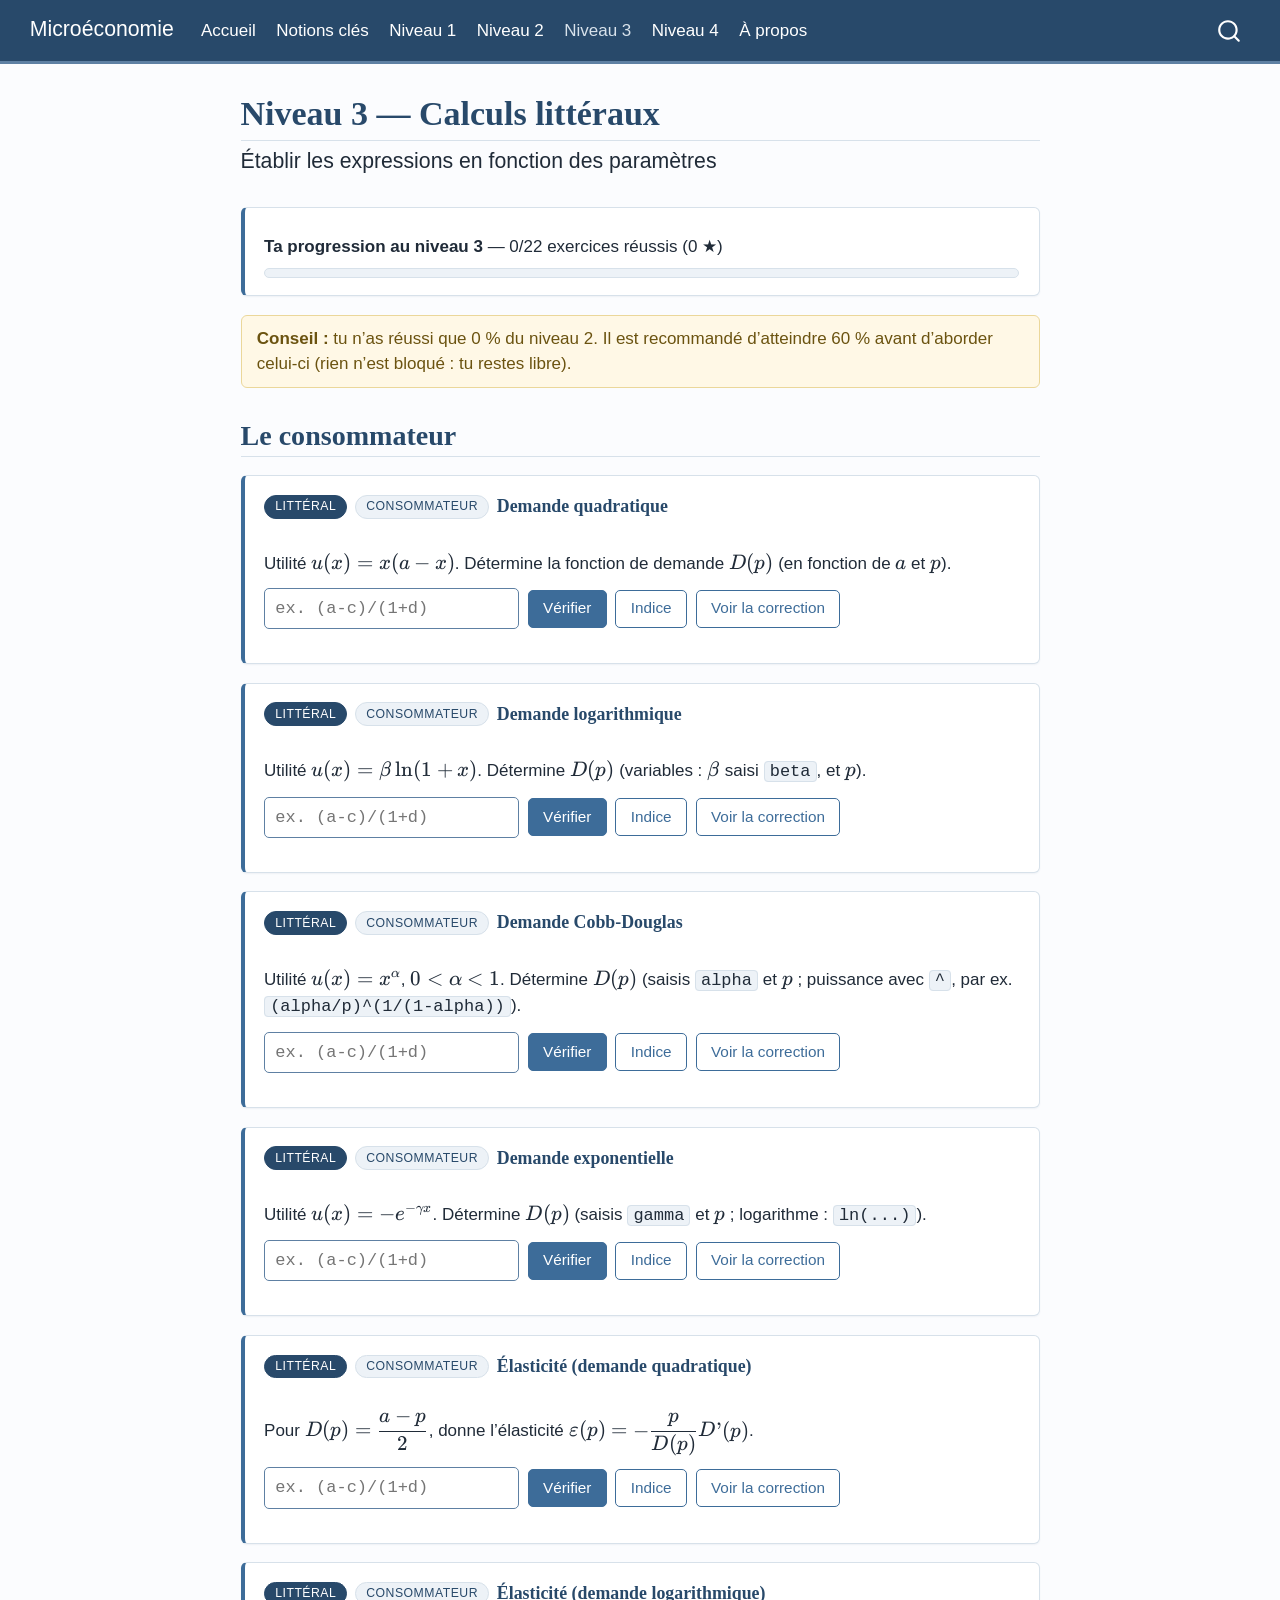
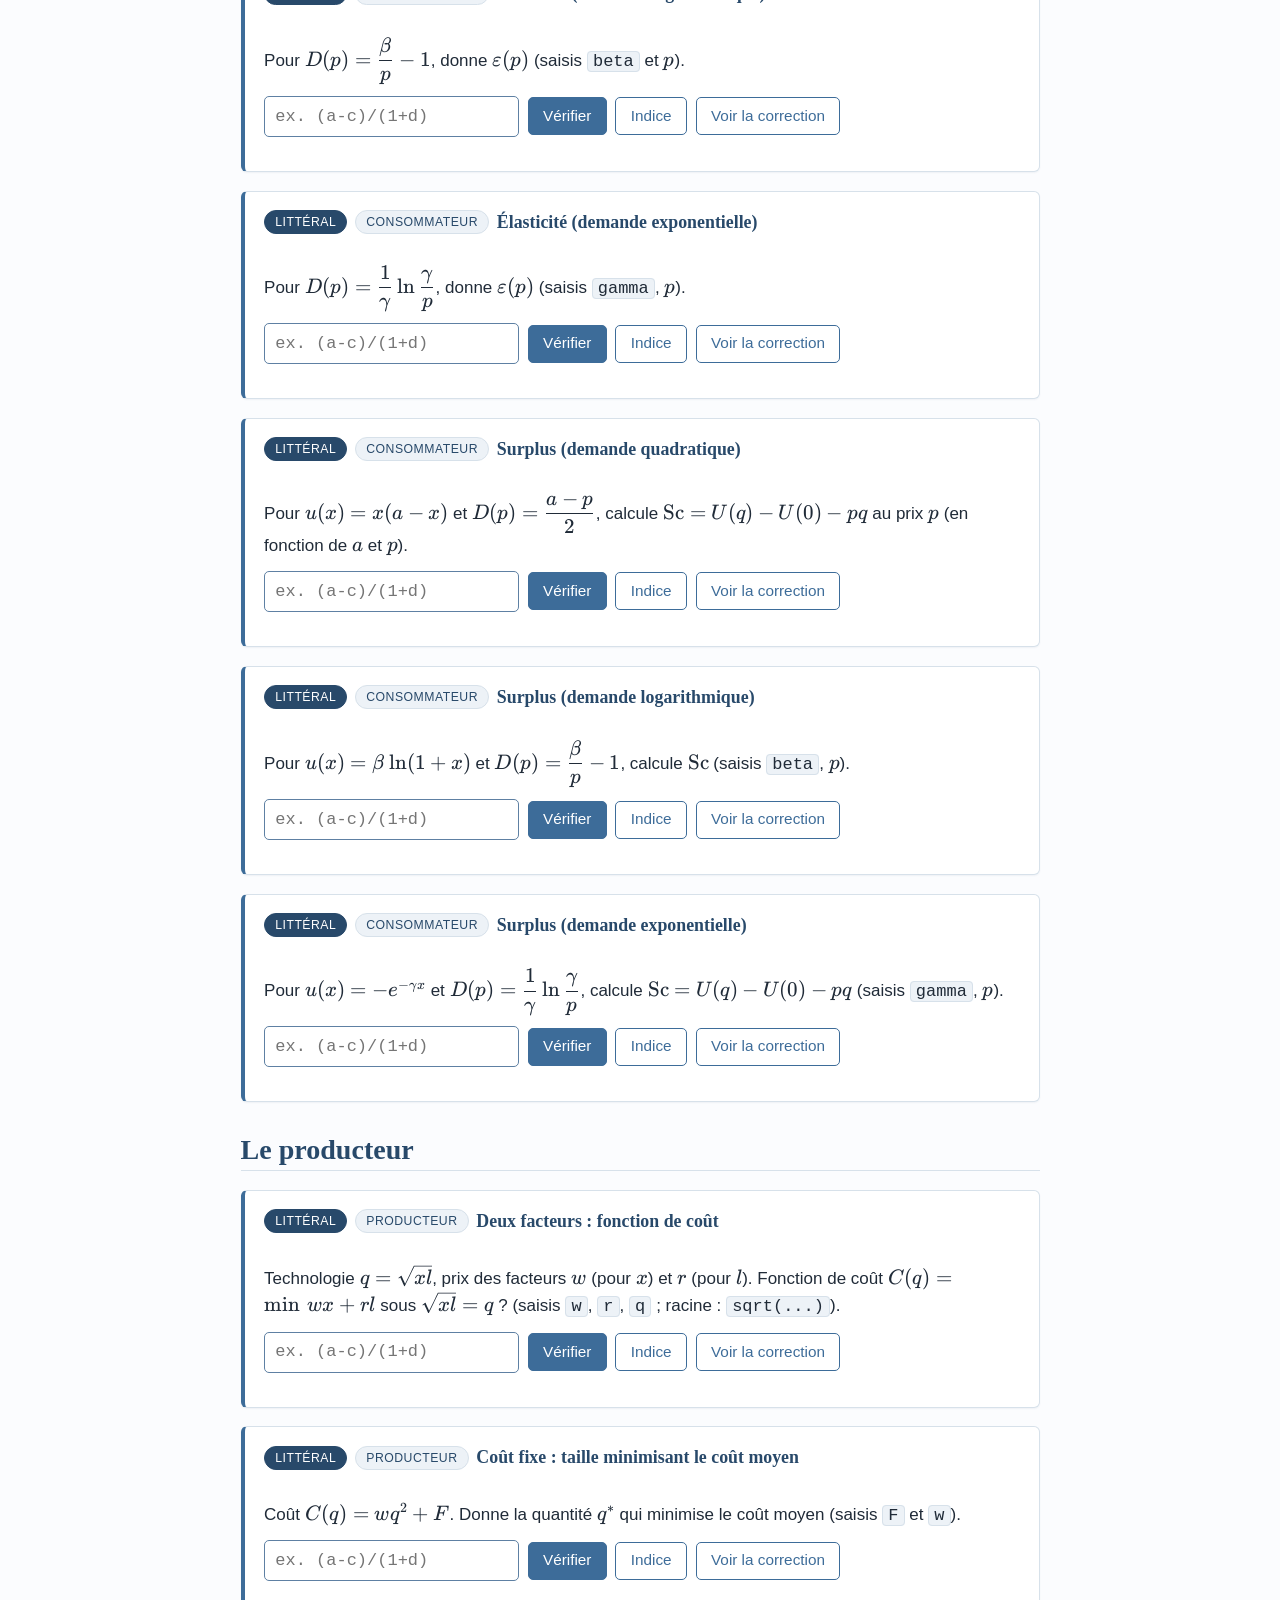
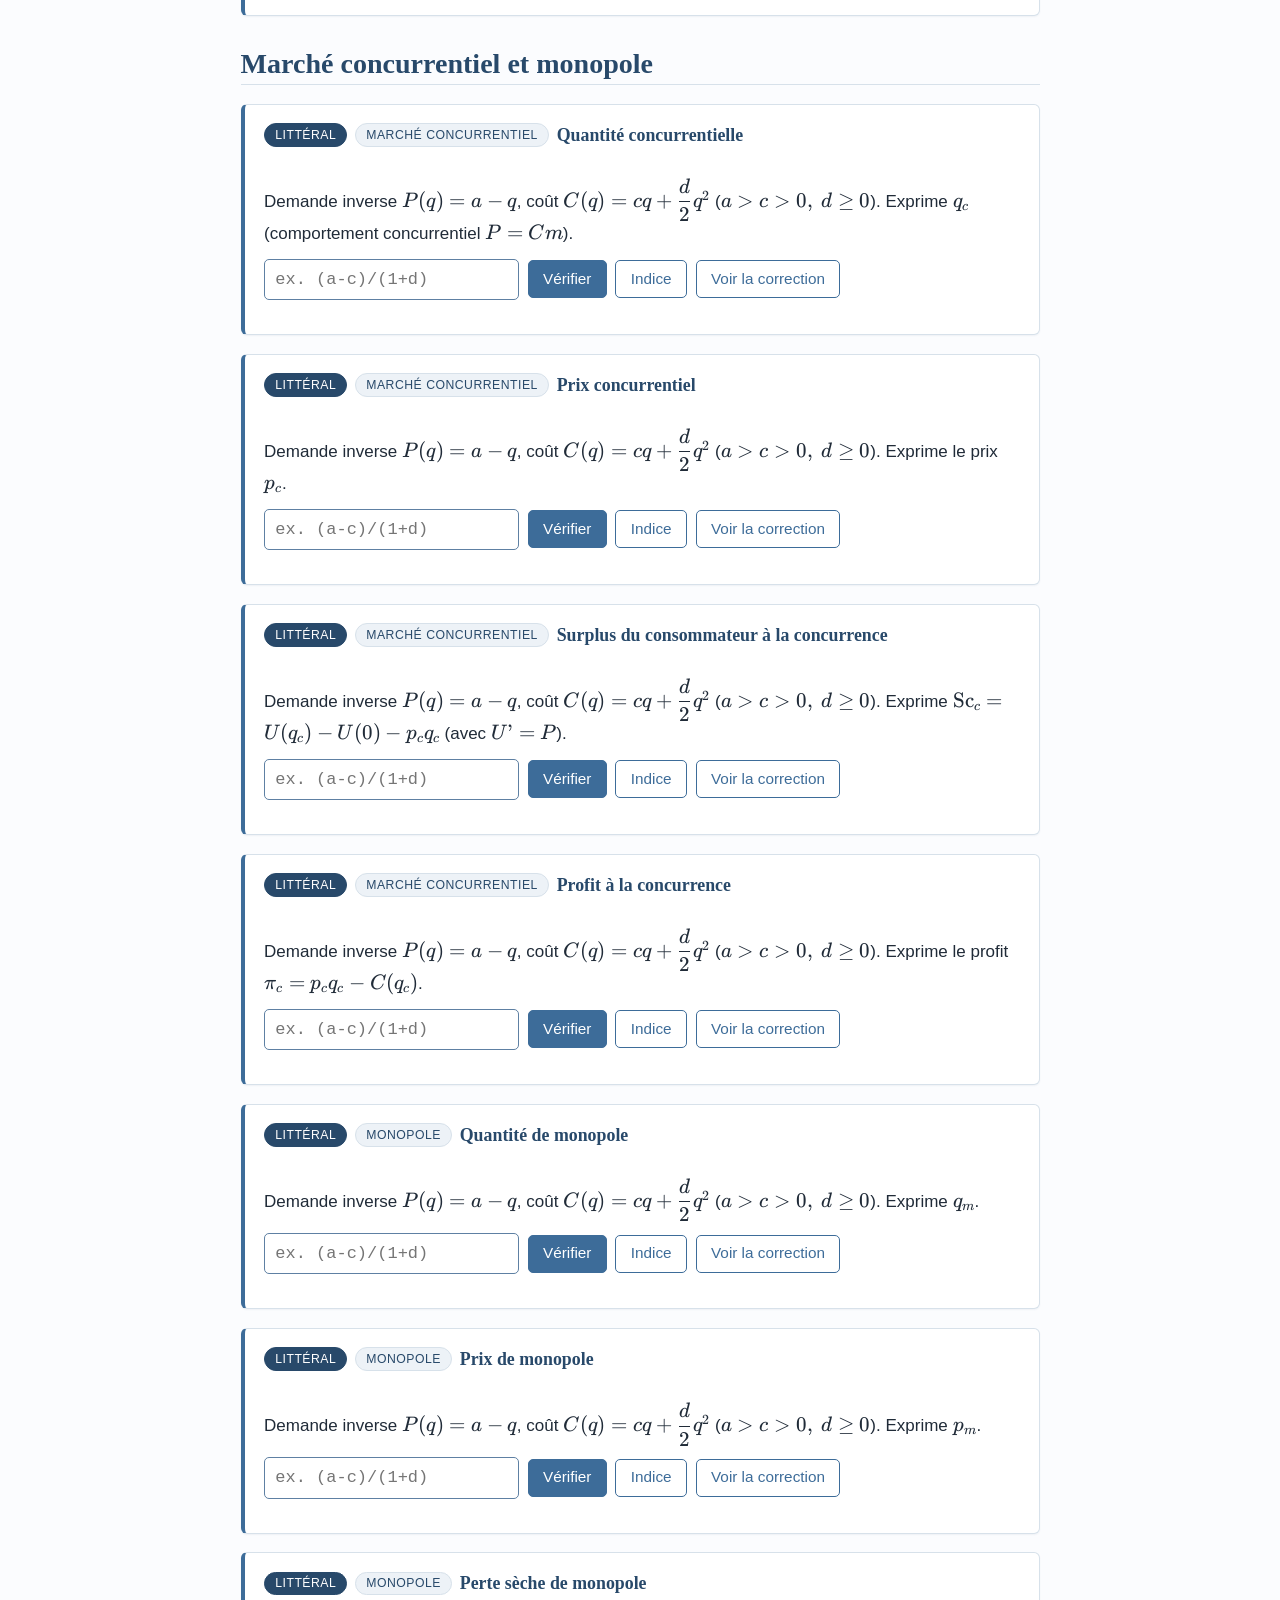
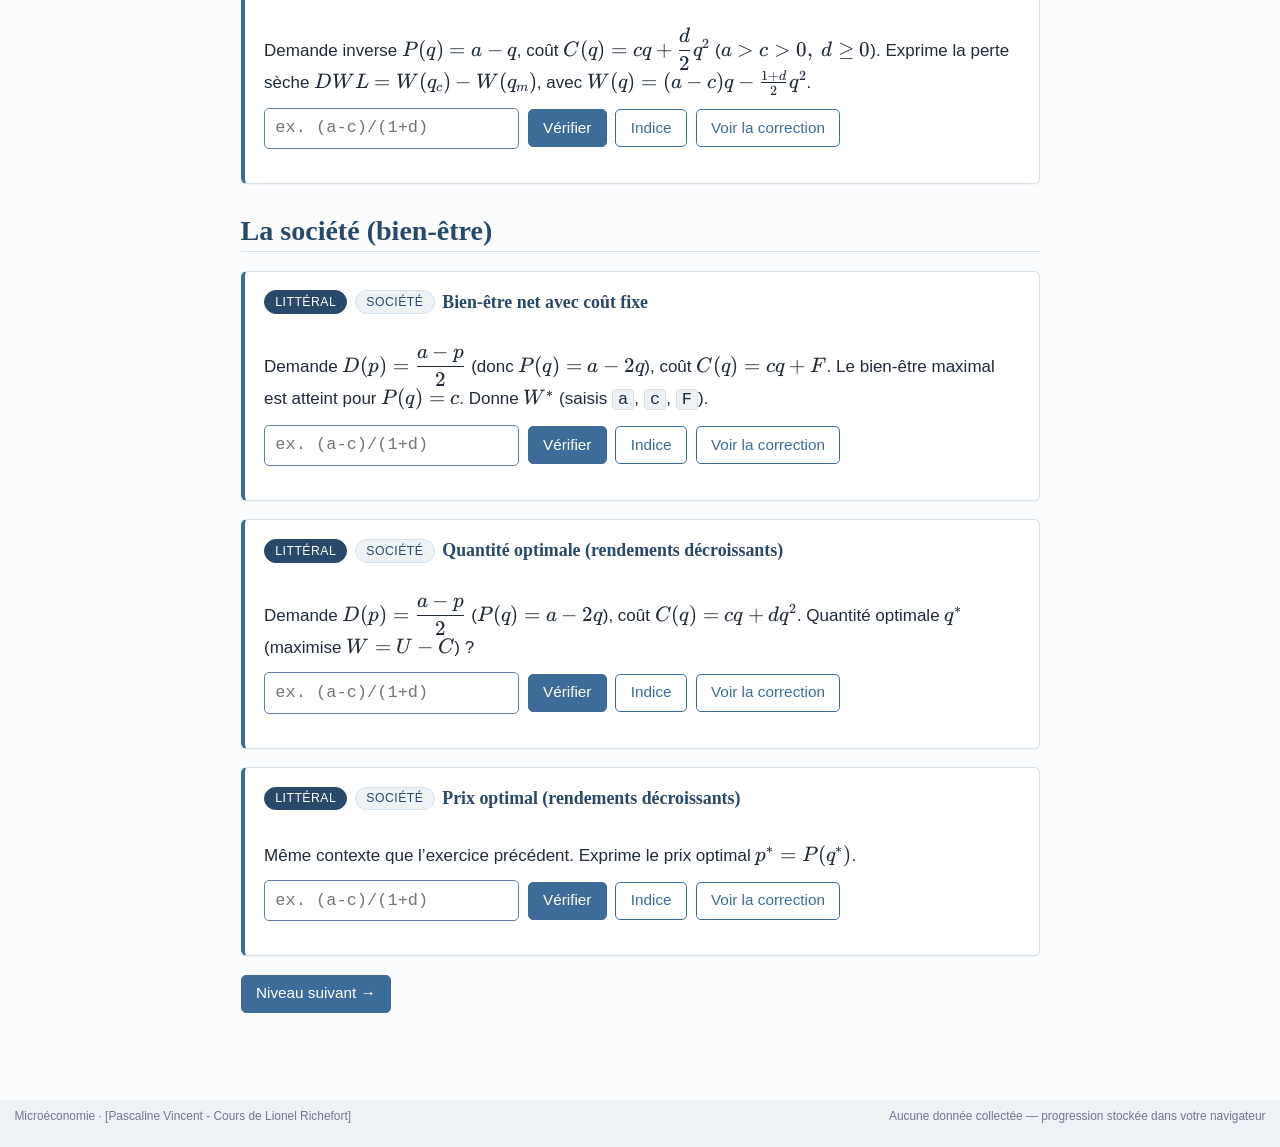
<file: docs/niveau3.html>
<!DOCTYPE html>
<html xmlns="http://www.w3.org/1999/xhtml" lang="fr" xml:lang="fr"><head>

<meta charset="utf-8">
<meta name="generator" content="quarto-1.9.38">

<meta name="viewport" content="width=device-width, initial-scale=1.0, user-scalable=yes">


<title>Niveau 3 — Calculs littéraux – Microéconomie</title>
<style>
/* Default styles provided by pandoc.
** See https://pandoc.org/MANUAL.html#variables-for-html for config info.
*/
code{white-space: pre-wrap;}
span.smallcaps{font-variant: small-caps;}
div.columns{display: flex; gap: min(4vw, 1.5em);}
div.column{flex: auto; overflow-x: auto;}
div.hanging-indent{margin-left: 1.5em; text-indent: -1.5em;}
ul.task-list{list-style: none;}
ul.task-list li input[type="checkbox"] {
  width: 0.8em;
  margin: 0 0.8em 0.2em -1em; /* quarto-specific, see https://github.com/quarto-dev/quarto-cli/issues/4556 */ 
  vertical-align: middle;
}
</style>


<script src="site_libs/quarto-nav/quarto-nav.js"></script>
<script src="site_libs/quarto-nav/headroom.min.js"></script>
<script src="site_libs/clipboard/clipboard.min.js"></script>
<script src="site_libs/quarto-search/autocomplete.umd.js"></script>
<script src="site_libs/quarto-search/fuse.min.js"></script>
<script src="site_libs/quarto-search/quarto-search.js"></script>
<meta name="quarto:offset" content="./">
<script src="site_libs/quarto-html/quarto.js" type="module"></script>
<script src="site_libs/quarto-html/tabsets/tabsets.js" type="module"></script>
<script src="site_libs/quarto-html/popper.min.js"></script>
<script src="site_libs/quarto-html/tippy.umd.min.js"></script>
<script src="site_libs/quarto-html/anchor.min.js"></script>
<link href="site_libs/quarto-html/tippy.css" rel="stylesheet">
<link href="site_libs/quarto-html/quarto-syntax-highlighting-15634bcf2e68342d4ad2dfa704d543f6.css" rel="stylesheet" id="quarto-text-highlighting-styles">
<script src="site_libs/bootstrap/bootstrap.min.js"></script>
<link href="site_libs/bootstrap/bootstrap-icons.css" rel="stylesheet">
<link href="site_libs/bootstrap/bootstrap-a331d33c6b200ce7b95aff8e37c7d122.min.css" rel="stylesheet" append-hash="true" id="quarto-bootstrap" data-mode="light">
<script id="quarto-search-options" type="application/json">{
  "location": "navbar",
  "copy-button": false,
  "collapse-after": 3,
  "panel-placement": "end",
  "type": "overlay",
  "limit": 50,
  "keyboard-shortcut": [
    "f",
    "/",
    "s"
  ],
  "show-item-context": false,
  "language": {
    "search-no-results-text": "Pas de résultats",
    "search-matching-documents-text": "documents trouvés",
    "search-copy-link-title": "Copier le lien vers la recherche",
    "search-hide-matches-text": "Cacher les correspondances additionnelles",
    "search-more-match-text": "correspondance de plus dans ce document",
    "search-more-matches-text": "correspondances de plus dans ce document",
    "search-clear-button-title": "Effacer",
    "search-text-placeholder": "",
    "search-detached-cancel-button-title": "Annuler",
    "search-submit-button-title": "Envoyer",
    "search-label": "Recherche"
  }
}</script>


<link rel="stylesheet" href="assets/platform.css">
</head>

<body class="nav-fixed fullcontent quarto-light">

<div id="quarto-search-results"></div>
  <header id="quarto-header" class="headroom fixed-top">
    <nav class="navbar navbar-expand-lg " data-bs-theme="dark">
      <div class="navbar-container container-fluid">
      <div class="navbar-brand-container mx-auto">
    <a class="navbar-brand" href="./index.html">
    <span class="navbar-title">Microéconomie</span>
    </a>
  </div>
            <div id="quarto-search" class="" title="Recherche"></div>
          <button class="navbar-toggler" type="button" data-bs-toggle="collapse" data-bs-target="#navbarCollapse" aria-controls="navbarCollapse" role="menu" aria-expanded="false" aria-label="Basculer la navigation" onclick="if (window.quartoToggleHeadroom) { window.quartoToggleHeadroom(); }">
  <span class="navbar-toggler-icon"></span>
</button>
          <div class="collapse navbar-collapse" id="navbarCollapse">
            <ul class="navbar-nav navbar-nav-scroll me-auto">
  <li class="nav-item">
    <a class="nav-link" href="./index.html"> 
<span class="menu-text">Accueil</span></a>
  </li>  
  <li class="nav-item">
    <a class="nav-link" href="./cours.html"> 
<span class="menu-text">Notions clés</span></a>
  </li>  
  <li class="nav-item">
    <a class="nav-link" href="./niveau1.html"> 
<span class="menu-text">Niveau 1</span></a>
  </li>  
  <li class="nav-item">
    <a class="nav-link" href="./niveau2.html"> 
<span class="menu-text">Niveau 2</span></a>
  </li>  
  <li class="nav-item">
    <a class="nav-link active" href="./niveau3.html" aria-current="page"> 
<span class="menu-text">Niveau 3</span></a>
  </li>  
  <li class="nav-item">
    <a class="nav-link" href="./niveau4.html"> 
<span class="menu-text">Niveau 4</span></a>
  </li>  
  <li class="nav-item">
    <a class="nav-link" href="./a-propos.html"> 
<span class="menu-text">À propos</span></a>
  </li>  
</ul>
          </div> <!-- /navcollapse -->
            <div class="quarto-navbar-tools">
</div>
      </div> <!-- /container-fluid -->
    </nav>
</header>
<!-- content -->
<div id="quarto-content" class="quarto-container page-columns page-rows-contents page-layout-article page-navbar">
<!-- sidebar -->
<!-- margin-sidebar -->
    
<!-- main -->
<main class="content" id="quarto-document-content">

<header id="title-block-header" class="quarto-title-block default">
<div class="quarto-title">
<h1 class="title">Niveau 3 — Calculs littéraux</h1>
<p class="subtitle lead">Établir les expressions en fonction des paramètres</p>
</div>



<div class="quarto-title-meta">

    
  
    
  </div>
  


</header>


<div class="pv-wrap">
<div id="pv-level" data-level="3">

</div>
</div>



</main> <!-- /main -->
<script src="assets/platform.js"></script>
<script src="assets/exercises.js"></script>
<script id="quarto-html-after-body" type="application/javascript">
  window.document.addEventListener("DOMContentLoaded", function (event) {
    const icon = "";
    const anchorJS = new window.AnchorJS();
    anchorJS.options = {
      placement: 'right',
      icon: icon
    };
    anchorJS.add('.anchored');
    const isCodeAnnotation = (el) => {
      for (const clz of el.classList) {
        if (clz.startsWith('code-annotation-')) {                     
          return true;
        }
      }
      return false;
    }
    const onCopySuccess = function(e) {
      // button target
      const button = e.trigger;
      // don't keep focus
      button.blur();
      // flash "checked"
      button.classList.add('code-copy-button-checked');
      var currentTitle = button.getAttribute("title");
      button.setAttribute("title", "Copié");
      let tooltip;
      if (window.bootstrap) {
        button.setAttribute("data-bs-toggle", "tooltip");
        button.setAttribute("data-bs-placement", "left");
        button.setAttribute("data-bs-title", "Copié");
        tooltip = new bootstrap.Tooltip(button, 
          { trigger: "manual", 
            customClass: "code-copy-button-tooltip",
            offset: [0, -8]});
        tooltip.show();    
      }
      setTimeout(function() {
        if (tooltip) {
          tooltip.hide();
          button.removeAttribute("data-bs-title");
          button.removeAttribute("data-bs-toggle");
          button.removeAttribute("data-bs-placement");
        }
        button.setAttribute("title", currentTitle);
        button.classList.remove('code-copy-button-checked');
      }, 1000);
      // clear code selection
      e.clearSelection();
    }
    const getTextToCopy = function(trigger) {
      const outerScaffold = trigger.parentElement.cloneNode(true);
      const codeEl = outerScaffold.querySelector('code');
      for (const childEl of codeEl.children) {
        if (isCodeAnnotation(childEl)) {
          childEl.remove();
        }
      }
      return codeEl.innerText;
    }
    const clipboard = new window.ClipboardJS('.code-copy-button:not([data-in-quarto-modal])', {
      text: getTextToCopy
    });
    clipboard.on('success', onCopySuccess);
    if (window.document.getElementById('quarto-embedded-source-code-modal')) {
      const clipboardModal = new window.ClipboardJS('.code-copy-button[data-in-quarto-modal]', {
        text: getTextToCopy,
        container: window.document.getElementById('quarto-embedded-source-code-modal')
      });
      clipboardModal.on('success', onCopySuccess);
    }
      var localhostRegex = new RegExp(/^(?:http|https):\/\/localhost\:?[0-9]*\//);
      var mailtoRegex = new RegExp(/^mailto:/);
        var filterRegex = new RegExp('/' + window.location.host + '/');
      var isInternal = (href) => {
          return filterRegex.test(href) || localhostRegex.test(href) || mailtoRegex.test(href);
      }
      // Inspect non-navigation links and adorn them if external
     var links = window.document.querySelectorAll('a[href]:not(.nav-link):not(.navbar-brand):not(.toc-action):not(.sidebar-link):not(.sidebar-item-toggle):not(.pagination-link):not(.no-external):not([aria-hidden]):not(.dropdown-item):not(.quarto-navigation-tool):not(.about-link)');
      for (var i=0; i<links.length; i++) {
        const link = links[i];
        if (!isInternal(link.href)) {
          // undo the damage that might have been done by quarto-nav.js in the case of
          // links that we want to consider external
          if (link.dataset.originalHref !== undefined) {
            link.href = link.dataset.originalHref;
          }
        }
      }
    function tippyHover(el, contentFn, onTriggerFn, onUntriggerFn) {
      const config = {
        allowHTML: true,
        maxWidth: 500,
        delay: 100,
        arrow: false,
        appendTo: function(el) {
            return el.parentElement;
        },
        interactive: true,
        interactiveBorder: 10,
        theme: 'quarto',
        placement: 'bottom-start',
      };
      if (contentFn) {
        config.content = contentFn;
      }
      if (onTriggerFn) {
        config.onTrigger = onTriggerFn;
      }
      if (onUntriggerFn) {
        config.onUntrigger = onUntriggerFn;
      }
      window.tippy(el, config); 
    }
    const noterefs = window.document.querySelectorAll('a[role="doc-noteref"]');
    for (var i=0; i<noterefs.length; i++) {
      const ref = noterefs[i];
      tippyHover(ref, function() {
        // use id or data attribute instead here
        let href = ref.getAttribute('data-footnote-href') || ref.getAttribute('href');
        try { href = new URL(href).hash; } catch {}
        const id = href.replace(/^#\/?/, "");
        const note = window.document.getElementById(id);
        if (note) {
          return note.innerHTML;
        } else {
          return "";
        }
      });
    }
    const xrefs = window.document.querySelectorAll('a.quarto-xref');
    const processXRef = (id, note) => {
      // Strip column container classes
      const stripColumnClz = (el) => {
        el.classList.remove("page-full", "page-columns");
        if (el.children) {
          for (const child of el.children) {
            stripColumnClz(child);
          }
        }
      }
      stripColumnClz(note)
      if (id === null || id.startsWith('sec-')) {
        // Special case sections, only their first couple elements
        const container = document.createElement("div");
        if (note.children && note.children.length > 2) {
          container.appendChild(note.children[0].cloneNode(true));
          for (let i = 1; i < note.children.length; i++) {
            const child = note.children[i];
            if (child.tagName === "P" && child.innerText === "") {
              continue;
            } else {
              container.appendChild(child.cloneNode(true));
              break;
            }
          }
          if (window.Quarto?.typesetMath) {
            window.Quarto.typesetMath(container);
          }
          return container.innerHTML
        } else {
          if (window.Quarto?.typesetMath) {
            window.Quarto.typesetMath(note);
          }
          return note.innerHTML;
        }
      } else {
        // Remove any anchor links if they are present
        const anchorLink = note.querySelector('a.anchorjs-link');
        if (anchorLink) {
          anchorLink.remove();
        }
        if (window.Quarto?.typesetMath) {
          window.Quarto.typesetMath(note);
        }
        if (note.classList.contains("callout")) {
          return note.outerHTML;
        } else {
          return note.innerHTML;
        }
      }
    }
    for (var i=0; i<xrefs.length; i++) {
      const xref = xrefs[i];
      tippyHover(xref, undefined, function(instance) {
        instance.disable();
        let url = xref.getAttribute('href');
        let hash = undefined; 
        if (url.startsWith('#')) {
          hash = url;
        } else {
          try { hash = new URL(url).hash; } catch {}
        }
        if (hash) {
          const id = hash.replace(/^#\/?/, "");
          const note = window.document.getElementById(id);
          if (note !== null) {
            try {
              const html = processXRef(id, note.cloneNode(true));
              instance.setContent(html);
            } finally {
              instance.enable();
              instance.show();
            }
          } else {
            // See if we can fetch this
            fetch(url.split('#')[0])
            .then(res => res.text())
            .then(html => {
              const parser = new DOMParser();
              const htmlDoc = parser.parseFromString(html, "text/html");
              const note = htmlDoc.getElementById(id);
              if (note !== null) {
                const html = processXRef(id, note);
                instance.setContent(html);
              } 
            }).finally(() => {
              instance.enable();
              instance.show();
            });
          }
        } else {
          // See if we can fetch a full url (with no hash to target)
          // This is a special case and we should probably do some content thinning / targeting
          fetch(url)
          .then(res => res.text())
          .then(html => {
            const parser = new DOMParser();
            const htmlDoc = parser.parseFromString(html, "text/html");
            const note = htmlDoc.querySelector('main.content');
            if (note !== null) {
              // This should only happen for chapter cross references
              // (since there is no id in the URL)
              // remove the first header
              if (note.children.length > 0 && note.children[0].tagName === "HEADER") {
                note.children[0].remove();
              }
              const html = processXRef(null, note);
              instance.setContent(html);
            } 
          }).finally(() => {
            instance.enable();
            instance.show();
          });
        }
      }, function(instance) {
      });
    }
        let selectedAnnoteEl;
        const selectorForAnnotation = ( cell, annotation) => {
          let cellAttr = 'data-code-cell="' + cell + '"';
          let lineAttr = 'data-code-annotation="' +  annotation + '"';
          const selector = 'span[' + cellAttr + '][' + lineAttr + ']';
          return selector;
        }
        const selectCodeLines = (annoteEl) => {
          const doc = window.document;
          const targetCell = annoteEl.getAttribute("data-target-cell");
          const targetAnnotation = annoteEl.getAttribute("data-target-annotation");
          const annoteSpan = window.document.querySelector(selectorForAnnotation(targetCell, targetAnnotation));
          const lines = annoteSpan.getAttribute("data-code-lines").split(",");
          const lineIds = lines.map((line) => {
            return targetCell + "-" + line;
          })
          let top = null;
          let height = null;
          let parent = null;
          if (lineIds.length > 0) {
              //compute the position of the single el (top and bottom and make a div)
              const el = window.document.getElementById(lineIds[0]);
              top = el.offsetTop;
              height = el.offsetHeight;
              parent = el.parentElement.parentElement;
            if (lineIds.length > 1) {
              const lastEl = window.document.getElementById(lineIds[lineIds.length - 1]);
              const bottom = lastEl.offsetTop + lastEl.offsetHeight;
              height = bottom - top;
            }
            if (top !== null && height !== null && parent !== null) {
              // cook up a div (if necessary) and position it 
              let div = window.document.getElementById("code-annotation-line-highlight");
              if (div === null) {
                div = window.document.createElement("div");
                div.setAttribute("id", "code-annotation-line-highlight");
                div.style.position = 'absolute';
                parent.appendChild(div);
              }
              div.style.top = top - 2 + "px";
              div.style.height = height + 4 + "px";
              div.style.left = 0;
              let gutterDiv = window.document.getElementById("code-annotation-line-highlight-gutter");
              if (gutterDiv === null) {
                gutterDiv = window.document.createElement("div");
                gutterDiv.setAttribute("id", "code-annotation-line-highlight-gutter");
                gutterDiv.style.position = 'absolute';
                const codeCell = window.document.getElementById(targetCell);
                const gutter = codeCell.querySelector('.code-annotation-gutter');
                gutter.appendChild(gutterDiv);
              }
              gutterDiv.style.top = top - 2 + "px";
              gutterDiv.style.height = height + 4 + "px";
            }
            selectedAnnoteEl = annoteEl;
          }
        };
        const unselectCodeLines = () => {
          const elementsIds = ["code-annotation-line-highlight", "code-annotation-line-highlight-gutter"];
          elementsIds.forEach((elId) => {
            const div = window.document.getElementById(elId);
            if (div) {
              div.remove();
            }
          });
          selectedAnnoteEl = undefined;
        };
          // Handle positioning of the toggle
      window.addEventListener(
        "resize",
        throttle(() => {
          elRect = undefined;
          if (selectedAnnoteEl) {
            selectCodeLines(selectedAnnoteEl);
          }
        }, 10)
      );
      function throttle(fn, ms) {
      let throttle = false;
      let timer;
        return (...args) => {
          if(!throttle) { // first call gets through
              fn.apply(this, args);
              throttle = true;
          } else { // all the others get throttled
              if(timer) clearTimeout(timer); // cancel #2
              timer = setTimeout(() => {
                fn.apply(this, args);
                timer = throttle = false;
              }, ms);
          }
        };
      }
        // Attach click handler to the DT
        const annoteDls = window.document.querySelectorAll('dt[data-target-cell]');
        for (const annoteDlNode of annoteDls) {
          annoteDlNode.addEventListener('click', (event) => {
            const clickedEl = event.target;
            if (clickedEl !== selectedAnnoteEl) {
              unselectCodeLines();
              const activeEl = window.document.querySelector('dt[data-target-cell].code-annotation-active');
              if (activeEl) {
                activeEl.classList.remove('code-annotation-active');
              }
              selectCodeLines(clickedEl);
              clickedEl.classList.add('code-annotation-active');
            } else {
              // Unselect the line
              unselectCodeLines();
              clickedEl.classList.remove('code-annotation-active');
            }
          });
        }
    const findCites = (el) => {
      const parentEl = el.parentElement;
      if (parentEl) {
        const cites = parentEl.dataset.cites;
        if (cites) {
          return {
            el,
            cites: cites.split(' ')
          };
        } else {
          return findCites(el.parentElement)
        }
      } else {
        return undefined;
      }
    };
    var bibliorefs = window.document.querySelectorAll('a[role="doc-biblioref"]');
    for (var i=0; i<bibliorefs.length; i++) {
      const ref = bibliorefs[i];
      const citeInfo = findCites(ref);
      if (citeInfo) {
        tippyHover(citeInfo.el, function() {
          var popup = window.document.createElement('div');
          citeInfo.cites.forEach(function(cite) {
            var citeDiv = window.document.createElement('div');
            citeDiv.classList.add('hanging-indent');
            citeDiv.classList.add('csl-entry');
            var biblioDiv = window.document.getElementById('ref-' + cite);
            if (biblioDiv) {
              citeDiv.innerHTML = biblioDiv.innerHTML;
            }
            popup.appendChild(citeDiv);
          });
          return popup.innerHTML;
        });
      }
    }
  });
  </script>
</div> <!-- /content -->
<footer class="footer">
  <div class="nav-footer">
    <div class="nav-footer-left">
<p>Microéconomie · [Pascaline Vincent - Cours de Lionel Richefort]</p>
</div>   
    <div class="nav-footer-center">
      &nbsp;
    </div>
    <div class="nav-footer-right">
<p>Aucune donnée collectée — progression stockée dans votre navigateur</p>
</div>
  </div>
</footer>




</body></html>
</file>
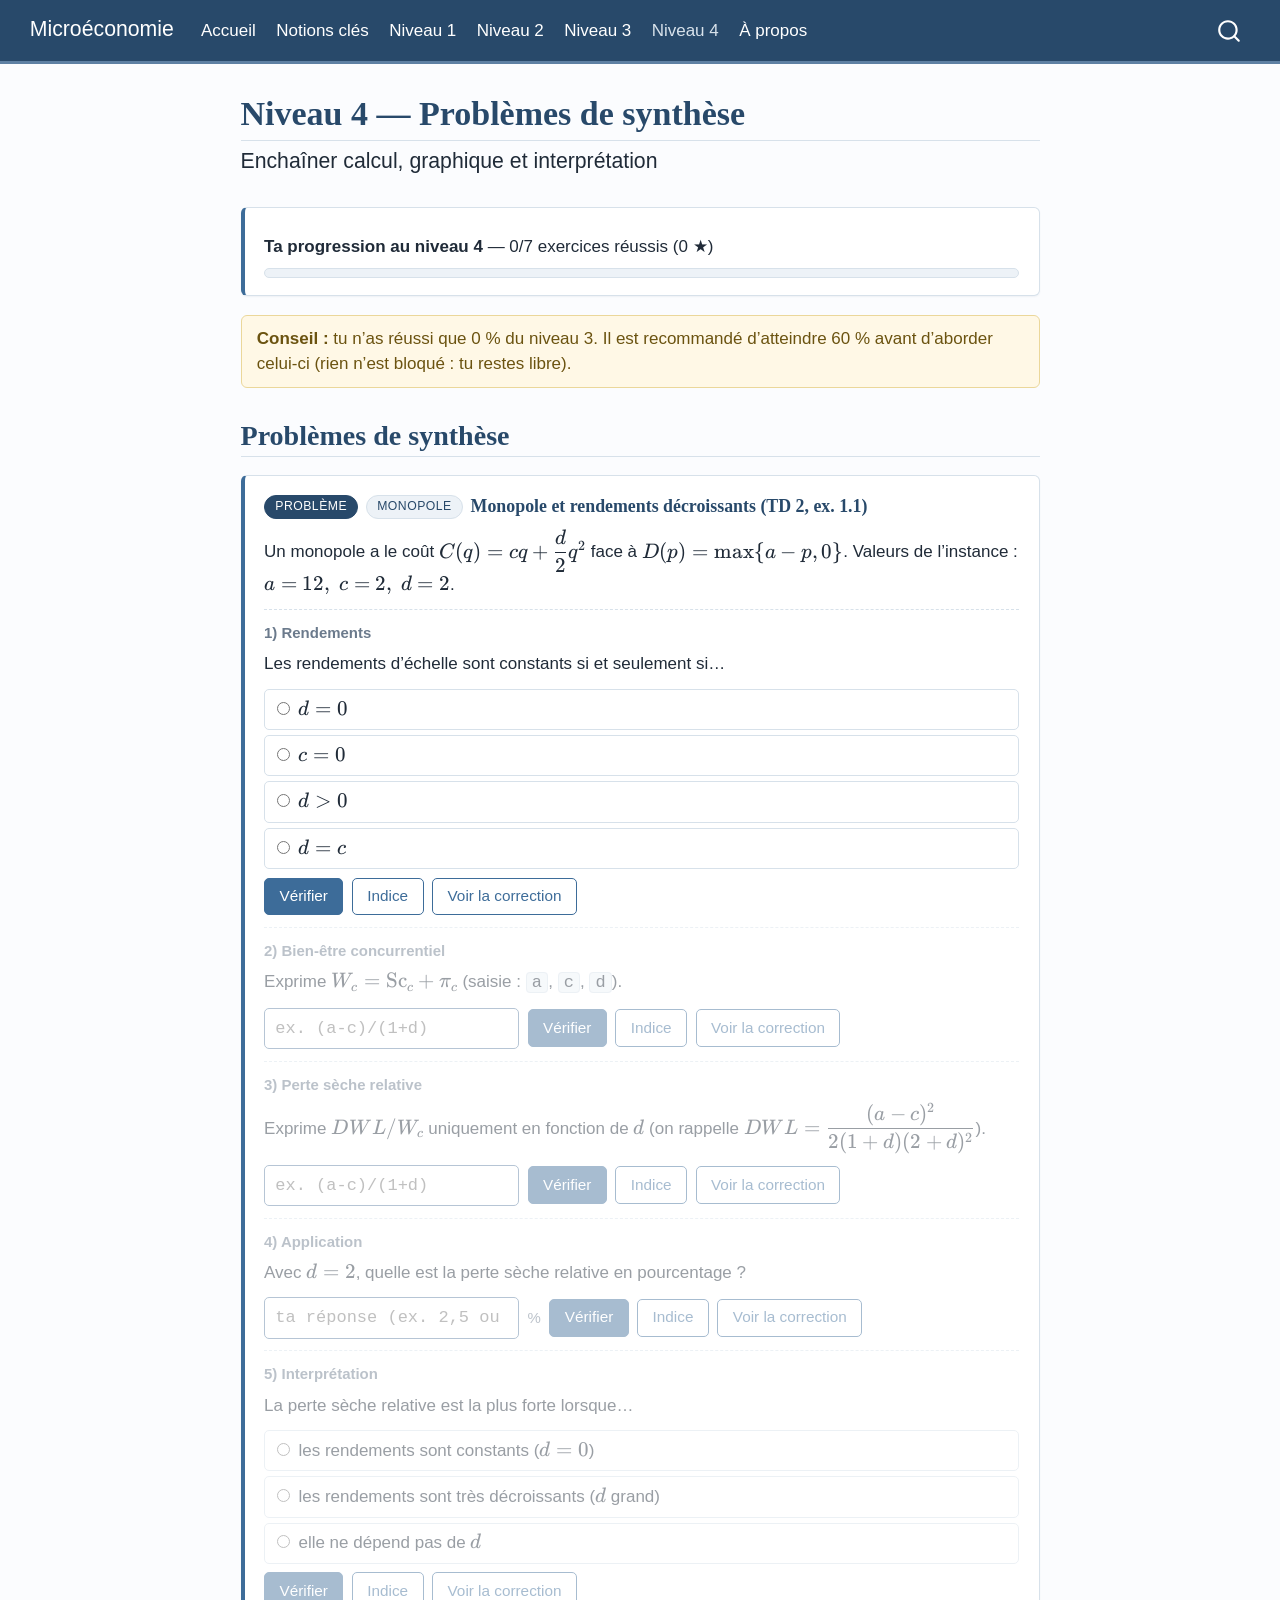
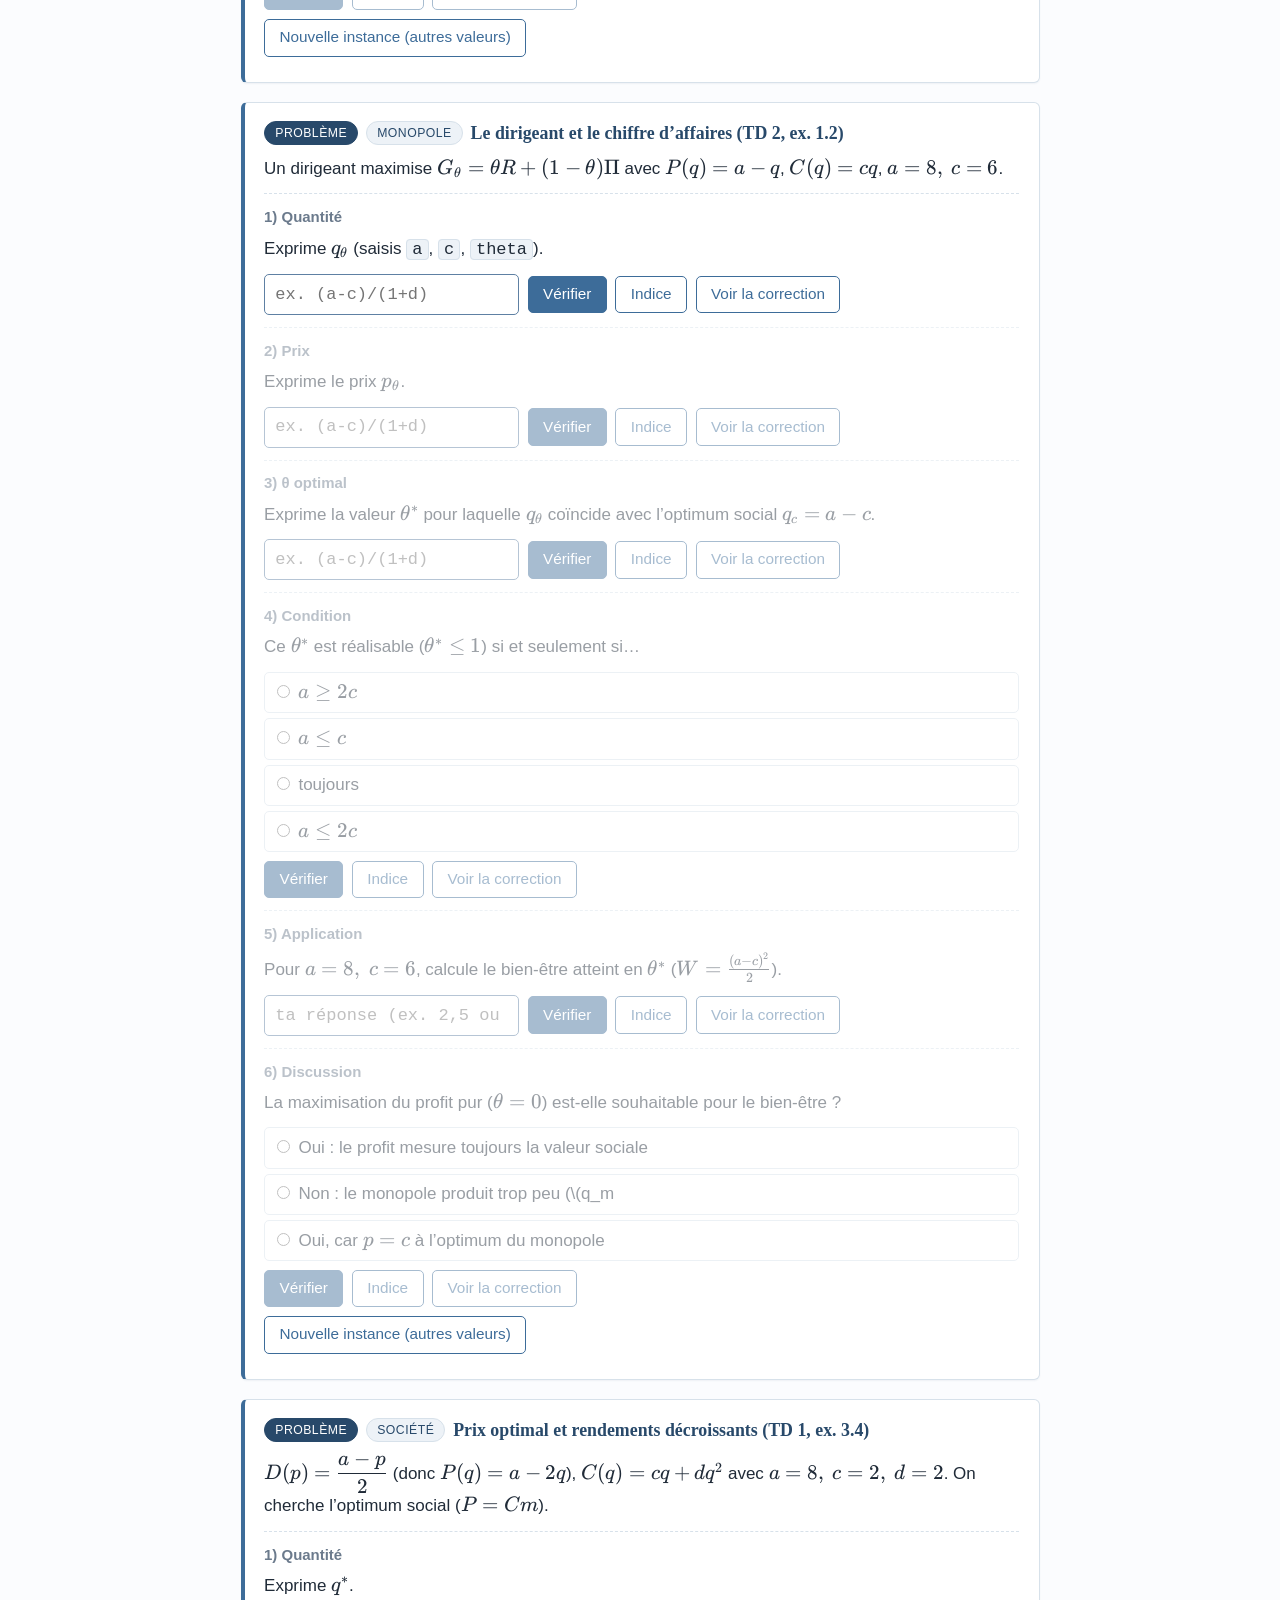
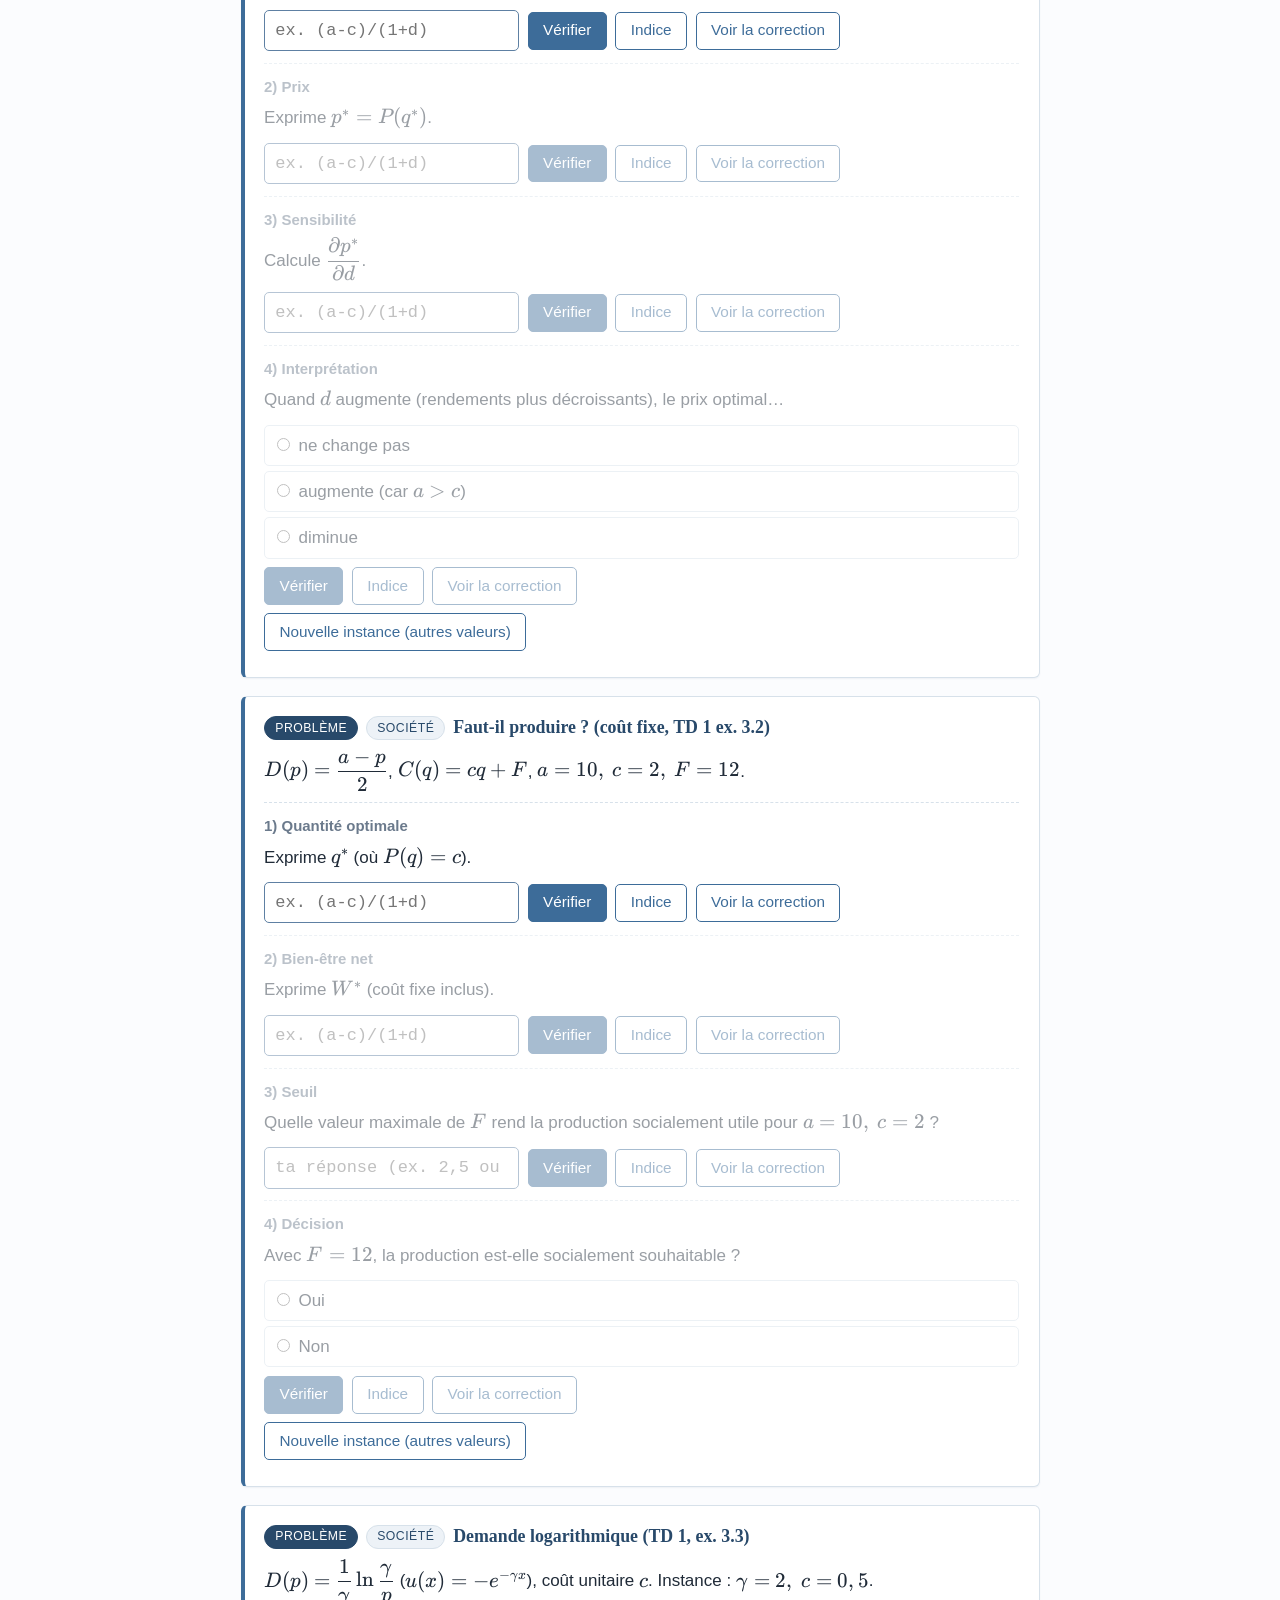
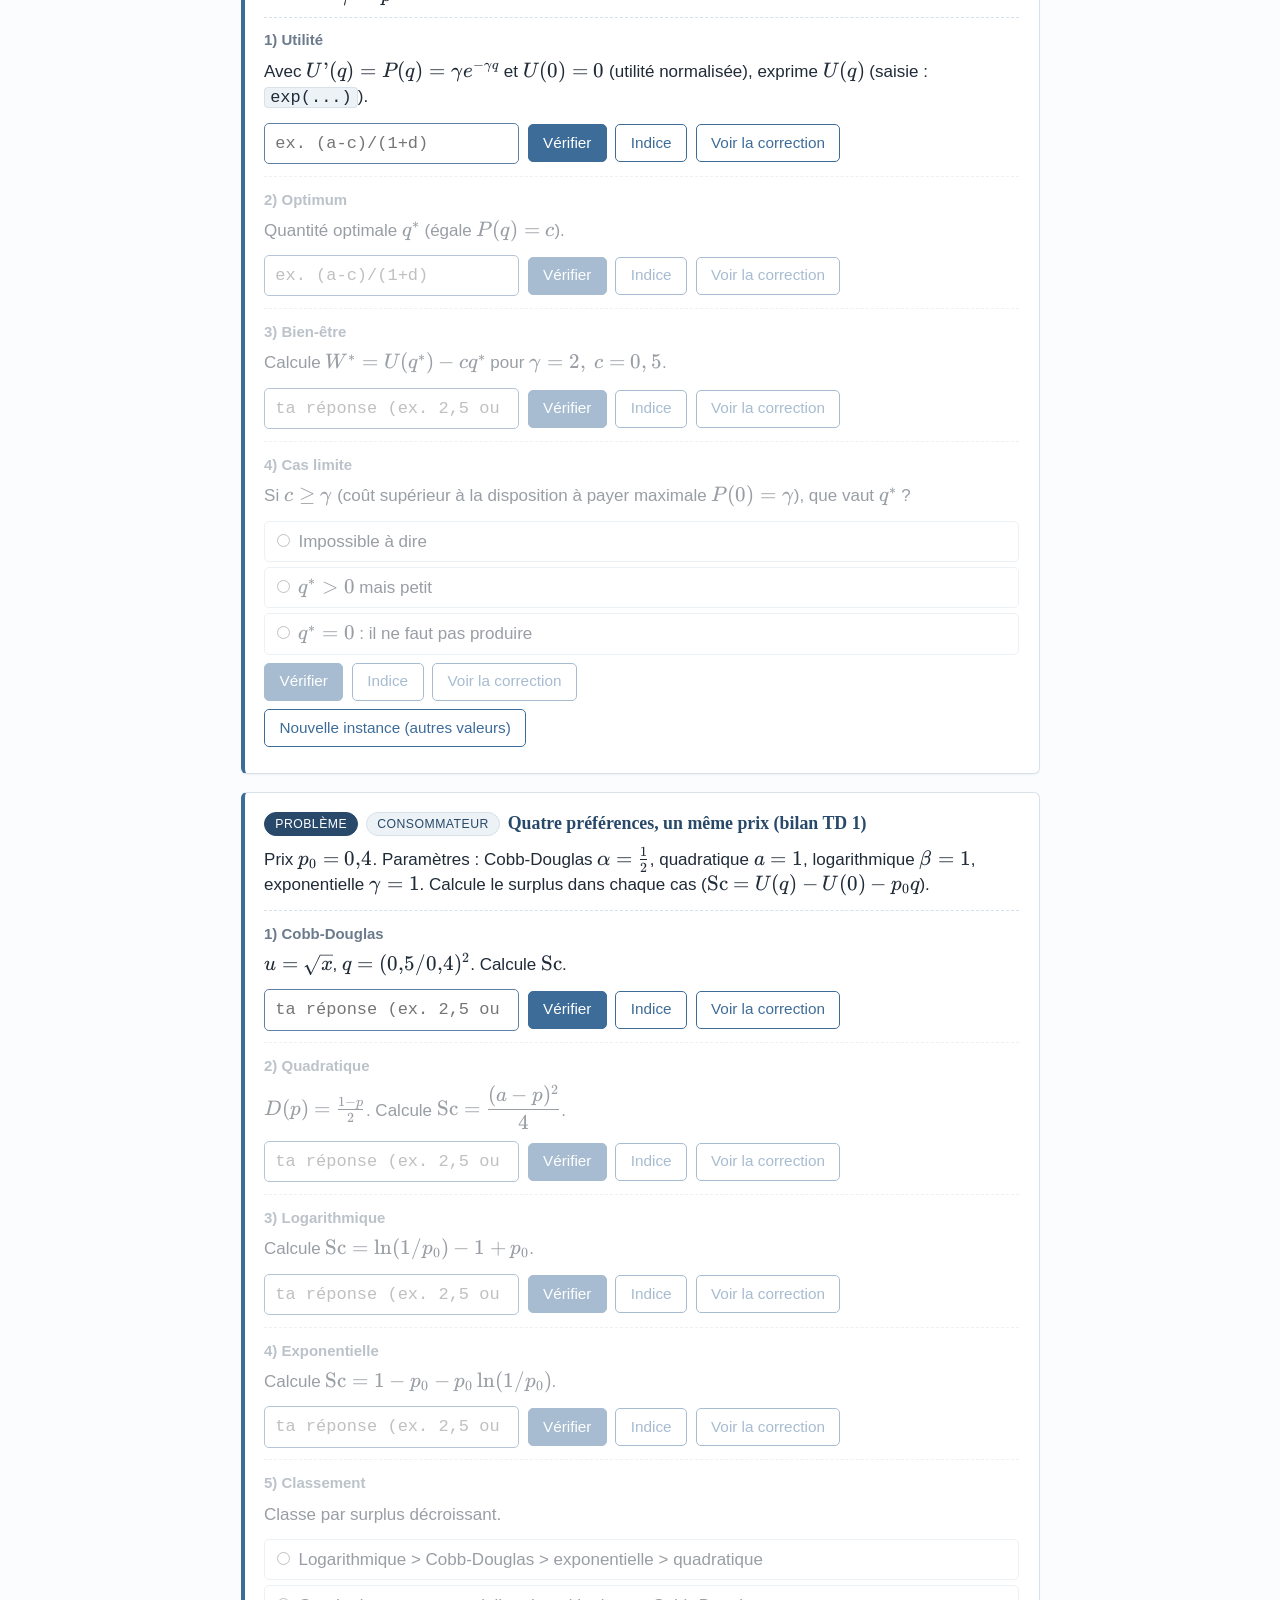
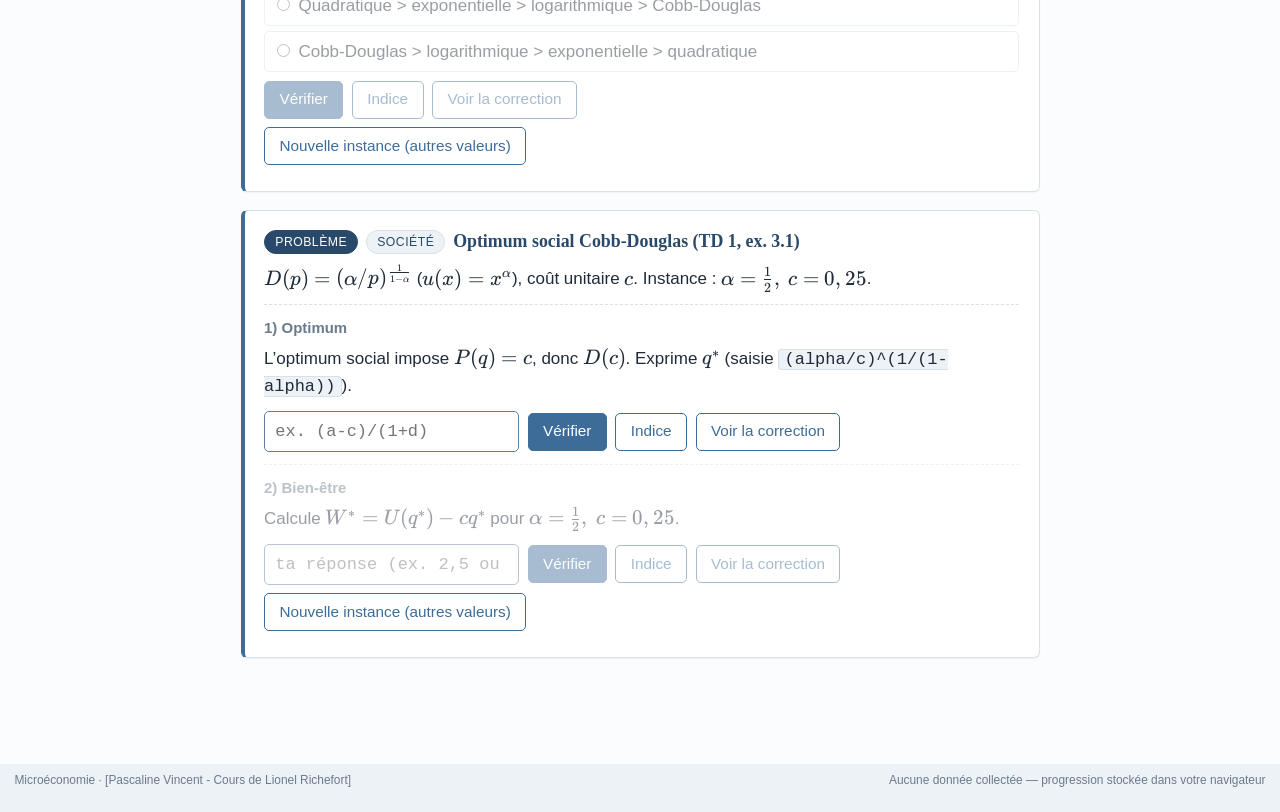
<file: docs/niveau4.html>
<!DOCTYPE html>
<html xmlns="http://www.w3.org/1999/xhtml" lang="fr" xml:lang="fr"><head>

<meta charset="utf-8">
<meta name="generator" content="quarto-1.9.38">

<meta name="viewport" content="width=device-width, initial-scale=1.0, user-scalable=yes">


<title>Niveau 4 — Problèmes de synthèse – Microéconomie</title>
<style>
/* Default styles provided by pandoc.
** See https://pandoc.org/MANUAL.html#variables-for-html for config info.
*/
code{white-space: pre-wrap;}
span.smallcaps{font-variant: small-caps;}
div.columns{display: flex; gap: min(4vw, 1.5em);}
div.column{flex: auto; overflow-x: auto;}
div.hanging-indent{margin-left: 1.5em; text-indent: -1.5em;}
ul.task-list{list-style: none;}
ul.task-list li input[type="checkbox"] {
  width: 0.8em;
  margin: 0 0.8em 0.2em -1em; /* quarto-specific, see https://github.com/quarto-dev/quarto-cli/issues/4556 */ 
  vertical-align: middle;
}
</style>


<script src="site_libs/quarto-nav/quarto-nav.js"></script>
<script src="site_libs/quarto-nav/headroom.min.js"></script>
<script src="site_libs/clipboard/clipboard.min.js"></script>
<script src="site_libs/quarto-search/autocomplete.umd.js"></script>
<script src="site_libs/quarto-search/fuse.min.js"></script>
<script src="site_libs/quarto-search/quarto-search.js"></script>
<meta name="quarto:offset" content="./">
<script src="site_libs/quarto-html/quarto.js" type="module"></script>
<script src="site_libs/quarto-html/tabsets/tabsets.js" type="module"></script>
<script src="site_libs/quarto-html/popper.min.js"></script>
<script src="site_libs/quarto-html/tippy.umd.min.js"></script>
<script src="site_libs/quarto-html/anchor.min.js"></script>
<link href="site_libs/quarto-html/tippy.css" rel="stylesheet">
<link href="site_libs/quarto-html/quarto-syntax-highlighting-15634bcf2e68342d4ad2dfa704d543f6.css" rel="stylesheet" id="quarto-text-highlighting-styles">
<script src="site_libs/bootstrap/bootstrap.min.js"></script>
<link href="site_libs/bootstrap/bootstrap-icons.css" rel="stylesheet">
<link href="site_libs/bootstrap/bootstrap-a331d33c6b200ce7b95aff8e37c7d122.min.css" rel="stylesheet" append-hash="true" id="quarto-bootstrap" data-mode="light">
<script id="quarto-search-options" type="application/json">{
  "location": "navbar",
  "copy-button": false,
  "collapse-after": 3,
  "panel-placement": "end",
  "type": "overlay",
  "limit": 50,
  "keyboard-shortcut": [
    "f",
    "/",
    "s"
  ],
  "show-item-context": false,
  "language": {
    "search-no-results-text": "Pas de résultats",
    "search-matching-documents-text": "documents trouvés",
    "search-copy-link-title": "Copier le lien vers la recherche",
    "search-hide-matches-text": "Cacher les correspondances additionnelles",
    "search-more-match-text": "correspondance de plus dans ce document",
    "search-more-matches-text": "correspondances de plus dans ce document",
    "search-clear-button-title": "Effacer",
    "search-text-placeholder": "",
    "search-detached-cancel-button-title": "Annuler",
    "search-submit-button-title": "Envoyer",
    "search-label": "Recherche"
  }
}</script>


<link rel="stylesheet" href="assets/platform.css">
</head>

<body class="nav-fixed fullcontent quarto-light">

<div id="quarto-search-results"></div>
  <header id="quarto-header" class="headroom fixed-top">
    <nav class="navbar navbar-expand-lg " data-bs-theme="dark">
      <div class="navbar-container container-fluid">
      <div class="navbar-brand-container mx-auto">
    <a class="navbar-brand" href="./index.html">
    <span class="navbar-title">Microéconomie</span>
    </a>
  </div>
            <div id="quarto-search" class="" title="Recherche"></div>
          <button class="navbar-toggler" type="button" data-bs-toggle="collapse" data-bs-target="#navbarCollapse" aria-controls="navbarCollapse" role="menu" aria-expanded="false" aria-label="Basculer la navigation" onclick="if (window.quartoToggleHeadroom) { window.quartoToggleHeadroom(); }">
  <span class="navbar-toggler-icon"></span>
</button>
          <div class="collapse navbar-collapse" id="navbarCollapse">
            <ul class="navbar-nav navbar-nav-scroll me-auto">
  <li class="nav-item">
    <a class="nav-link" href="./index.html"> 
<span class="menu-text">Accueil</span></a>
  </li>  
  <li class="nav-item">
    <a class="nav-link" href="./cours.html"> 
<span class="menu-text">Notions clés</span></a>
  </li>  
  <li class="nav-item">
    <a class="nav-link" href="./niveau1.html"> 
<span class="menu-text">Niveau 1</span></a>
  </li>  
  <li class="nav-item">
    <a class="nav-link" href="./niveau2.html"> 
<span class="menu-text">Niveau 2</span></a>
  </li>  
  <li class="nav-item">
    <a class="nav-link" href="./niveau3.html"> 
<span class="menu-text">Niveau 3</span></a>
  </li>  
  <li class="nav-item">
    <a class="nav-link active" href="./niveau4.html" aria-current="page"> 
<span class="menu-text">Niveau 4</span></a>
  </li>  
  <li class="nav-item">
    <a class="nav-link" href="./a-propos.html"> 
<span class="menu-text">À propos</span></a>
  </li>  
</ul>
          </div> <!-- /navcollapse -->
            <div class="quarto-navbar-tools">
</div>
      </div> <!-- /container-fluid -->
    </nav>
</header>
<!-- content -->
<div id="quarto-content" class="quarto-container page-columns page-rows-contents page-layout-article page-navbar">
<!-- sidebar -->
<!-- margin-sidebar -->
    
<!-- main -->
<main class="content" id="quarto-document-content">

<header id="title-block-header" class="quarto-title-block default">
<div class="quarto-title">
<h1 class="title">Niveau 4 — Problèmes de synthèse</h1>
<p class="subtitle lead">Enchaîner calcul, graphique et interprétation</p>
</div>



<div class="quarto-title-meta">

    
  
    
  </div>
  


</header>


<div class="pv-wrap">
<div id="pv-level" data-level="4">

</div>
</div>



</main> <!-- /main -->
<script src="assets/platform.js"></script>
<script src="assets/exercises.js"></script>
<script id="quarto-html-after-body" type="application/javascript">
  window.document.addEventListener("DOMContentLoaded", function (event) {
    const icon = "";
    const anchorJS = new window.AnchorJS();
    anchorJS.options = {
      placement: 'right',
      icon: icon
    };
    anchorJS.add('.anchored');
    const isCodeAnnotation = (el) => {
      for (const clz of el.classList) {
        if (clz.startsWith('code-annotation-')) {                     
          return true;
        }
      }
      return false;
    }
    const onCopySuccess = function(e) {
      // button target
      const button = e.trigger;
      // don't keep focus
      button.blur();
      // flash "checked"
      button.classList.add('code-copy-button-checked');
      var currentTitle = button.getAttribute("title");
      button.setAttribute("title", "Copié");
      let tooltip;
      if (window.bootstrap) {
        button.setAttribute("data-bs-toggle", "tooltip");
        button.setAttribute("data-bs-placement", "left");
        button.setAttribute("data-bs-title", "Copié");
        tooltip = new bootstrap.Tooltip(button, 
          { trigger: "manual", 
            customClass: "code-copy-button-tooltip",
            offset: [0, -8]});
        tooltip.show();    
      }
      setTimeout(function() {
        if (tooltip) {
          tooltip.hide();
          button.removeAttribute("data-bs-title");
          button.removeAttribute("data-bs-toggle");
          button.removeAttribute("data-bs-placement");
        }
        button.setAttribute("title", currentTitle);
        button.classList.remove('code-copy-button-checked');
      }, 1000);
      // clear code selection
      e.clearSelection();
    }
    const getTextToCopy = function(trigger) {
      const outerScaffold = trigger.parentElement.cloneNode(true);
      const codeEl = outerScaffold.querySelector('code');
      for (const childEl of codeEl.children) {
        if (isCodeAnnotation(childEl)) {
          childEl.remove();
        }
      }
      return codeEl.innerText;
    }
    const clipboard = new window.ClipboardJS('.code-copy-button:not([data-in-quarto-modal])', {
      text: getTextToCopy
    });
    clipboard.on('success', onCopySuccess);
    if (window.document.getElementById('quarto-embedded-source-code-modal')) {
      const clipboardModal = new window.ClipboardJS('.code-copy-button[data-in-quarto-modal]', {
        text: getTextToCopy,
        container: window.document.getElementById('quarto-embedded-source-code-modal')
      });
      clipboardModal.on('success', onCopySuccess);
    }
      var localhostRegex = new RegExp(/^(?:http|https):\/\/localhost\:?[0-9]*\//);
      var mailtoRegex = new RegExp(/^mailto:/);
        var filterRegex = new RegExp('/' + window.location.host + '/');
      var isInternal = (href) => {
          return filterRegex.test(href) || localhostRegex.test(href) || mailtoRegex.test(href);
      }
      // Inspect non-navigation links and adorn them if external
     var links = window.document.querySelectorAll('a[href]:not(.nav-link):not(.navbar-brand):not(.toc-action):not(.sidebar-link):not(.sidebar-item-toggle):not(.pagination-link):not(.no-external):not([aria-hidden]):not(.dropdown-item):not(.quarto-navigation-tool):not(.about-link)');
      for (var i=0; i<links.length; i++) {
        const link = links[i];
        if (!isInternal(link.href)) {
          // undo the damage that might have been done by quarto-nav.js in the case of
          // links that we want to consider external
          if (link.dataset.originalHref !== undefined) {
            link.href = link.dataset.originalHref;
          }
        }
      }
    function tippyHover(el, contentFn, onTriggerFn, onUntriggerFn) {
      const config = {
        allowHTML: true,
        maxWidth: 500,
        delay: 100,
        arrow: false,
        appendTo: function(el) {
            return el.parentElement;
        },
        interactive: true,
        interactiveBorder: 10,
        theme: 'quarto',
        placement: 'bottom-start',
      };
      if (contentFn) {
        config.content = contentFn;
      }
      if (onTriggerFn) {
        config.onTrigger = onTriggerFn;
      }
      if (onUntriggerFn) {
        config.onUntrigger = onUntriggerFn;
      }
      window.tippy(el, config); 
    }
    const noterefs = window.document.querySelectorAll('a[role="doc-noteref"]');
    for (var i=0; i<noterefs.length; i++) {
      const ref = noterefs[i];
      tippyHover(ref, function() {
        // use id or data attribute instead here
        let href = ref.getAttribute('data-footnote-href') || ref.getAttribute('href');
        try { href = new URL(href).hash; } catch {}
        const id = href.replace(/^#\/?/, "");
        const note = window.document.getElementById(id);
        if (note) {
          return note.innerHTML;
        } else {
          return "";
        }
      });
    }
    const xrefs = window.document.querySelectorAll('a.quarto-xref');
    const processXRef = (id, note) => {
      // Strip column container classes
      const stripColumnClz = (el) => {
        el.classList.remove("page-full", "page-columns");
        if (el.children) {
          for (const child of el.children) {
            stripColumnClz(child);
          }
        }
      }
      stripColumnClz(note)
      if (id === null || id.startsWith('sec-')) {
        // Special case sections, only their first couple elements
        const container = document.createElement("div");
        if (note.children && note.children.length > 2) {
          container.appendChild(note.children[0].cloneNode(true));
          for (let i = 1; i < note.children.length; i++) {
            const child = note.children[i];
            if (child.tagName === "P" && child.innerText === "") {
              continue;
            } else {
              container.appendChild(child.cloneNode(true));
              break;
            }
          }
          if (window.Quarto?.typesetMath) {
            window.Quarto.typesetMath(container);
          }
          return container.innerHTML
        } else {
          if (window.Quarto?.typesetMath) {
            window.Quarto.typesetMath(note);
          }
          return note.innerHTML;
        }
      } else {
        // Remove any anchor links if they are present
        const anchorLink = note.querySelector('a.anchorjs-link');
        if (anchorLink) {
          anchorLink.remove();
        }
        if (window.Quarto?.typesetMath) {
          window.Quarto.typesetMath(note);
        }
        if (note.classList.contains("callout")) {
          return note.outerHTML;
        } else {
          return note.innerHTML;
        }
      }
    }
    for (var i=0; i<xrefs.length; i++) {
      const xref = xrefs[i];
      tippyHover(xref, undefined, function(instance) {
        instance.disable();
        let url = xref.getAttribute('href');
        let hash = undefined; 
        if (url.startsWith('#')) {
          hash = url;
        } else {
          try { hash = new URL(url).hash; } catch {}
        }
        if (hash) {
          const id = hash.replace(/^#\/?/, "");
          const note = window.document.getElementById(id);
          if (note !== null) {
            try {
              const html = processXRef(id, note.cloneNode(true));
              instance.setContent(html);
            } finally {
              instance.enable();
              instance.show();
            }
          } else {
            // See if we can fetch this
            fetch(url.split('#')[0])
            .then(res => res.text())
            .then(html => {
              const parser = new DOMParser();
              const htmlDoc = parser.parseFromString(html, "text/html");
              const note = htmlDoc.getElementById(id);
              if (note !== null) {
                const html = processXRef(id, note);
                instance.setContent(html);
              } 
            }).finally(() => {
              instance.enable();
              instance.show();
            });
          }
        } else {
          // See if we can fetch a full url (with no hash to target)
          // This is a special case and we should probably do some content thinning / targeting
          fetch(url)
          .then(res => res.text())
          .then(html => {
            const parser = new DOMParser();
            const htmlDoc = parser.parseFromString(html, "text/html");
            const note = htmlDoc.querySelector('main.content');
            if (note !== null) {
              // This should only happen for chapter cross references
              // (since there is no id in the URL)
              // remove the first header
              if (note.children.length > 0 && note.children[0].tagName === "HEADER") {
                note.children[0].remove();
              }
              const html = processXRef(null, note);
              instance.setContent(html);
            } 
          }).finally(() => {
            instance.enable();
            instance.show();
          });
        }
      }, function(instance) {
      });
    }
        let selectedAnnoteEl;
        const selectorForAnnotation = ( cell, annotation) => {
          let cellAttr = 'data-code-cell="' + cell + '"';
          let lineAttr = 'data-code-annotation="' +  annotation + '"';
          const selector = 'span[' + cellAttr + '][' + lineAttr + ']';
          return selector;
        }
        const selectCodeLines = (annoteEl) => {
          const doc = window.document;
          const targetCell = annoteEl.getAttribute("data-target-cell");
          const targetAnnotation = annoteEl.getAttribute("data-target-annotation");
          const annoteSpan = window.document.querySelector(selectorForAnnotation(targetCell, targetAnnotation));
          const lines = annoteSpan.getAttribute("data-code-lines").split(",");
          const lineIds = lines.map((line) => {
            return targetCell + "-" + line;
          })
          let top = null;
          let height = null;
          let parent = null;
          if (lineIds.length > 0) {
              //compute the position of the single el (top and bottom and make a div)
              const el = window.document.getElementById(lineIds[0]);
              top = el.offsetTop;
              height = el.offsetHeight;
              parent = el.parentElement.parentElement;
            if (lineIds.length > 1) {
              const lastEl = window.document.getElementById(lineIds[lineIds.length - 1]);
              const bottom = lastEl.offsetTop + lastEl.offsetHeight;
              height = bottom - top;
            }
            if (top !== null && height !== null && parent !== null) {
              // cook up a div (if necessary) and position it 
              let div = window.document.getElementById("code-annotation-line-highlight");
              if (div === null) {
                div = window.document.createElement("div");
                div.setAttribute("id", "code-annotation-line-highlight");
                div.style.position = 'absolute';
                parent.appendChild(div);
              }
              div.style.top = top - 2 + "px";
              div.style.height = height + 4 + "px";
              div.style.left = 0;
              let gutterDiv = window.document.getElementById("code-annotation-line-highlight-gutter");
              if (gutterDiv === null) {
                gutterDiv = window.document.createElement("div");
                gutterDiv.setAttribute("id", "code-annotation-line-highlight-gutter");
                gutterDiv.style.position = 'absolute';
                const codeCell = window.document.getElementById(targetCell);
                const gutter = codeCell.querySelector('.code-annotation-gutter');
                gutter.appendChild(gutterDiv);
              }
              gutterDiv.style.top = top - 2 + "px";
              gutterDiv.style.height = height + 4 + "px";
            }
            selectedAnnoteEl = annoteEl;
          }
        };
        const unselectCodeLines = () => {
          const elementsIds = ["code-annotation-line-highlight", "code-annotation-line-highlight-gutter"];
          elementsIds.forEach((elId) => {
            const div = window.document.getElementById(elId);
            if (div) {
              div.remove();
            }
          });
          selectedAnnoteEl = undefined;
        };
          // Handle positioning of the toggle
      window.addEventListener(
        "resize",
        throttle(() => {
          elRect = undefined;
          if (selectedAnnoteEl) {
            selectCodeLines(selectedAnnoteEl);
          }
        }, 10)
      );
      function throttle(fn, ms) {
      let throttle = false;
      let timer;
        return (...args) => {
          if(!throttle) { // first call gets through
              fn.apply(this, args);
              throttle = true;
          } else { // all the others get throttled
              if(timer) clearTimeout(timer); // cancel #2
              timer = setTimeout(() => {
                fn.apply(this, args);
                timer = throttle = false;
              }, ms);
          }
        };
      }
        // Attach click handler to the DT
        const annoteDls = window.document.querySelectorAll('dt[data-target-cell]');
        for (const annoteDlNode of annoteDls) {
          annoteDlNode.addEventListener('click', (event) => {
            const clickedEl = event.target;
            if (clickedEl !== selectedAnnoteEl) {
              unselectCodeLines();
              const activeEl = window.document.querySelector('dt[data-target-cell].code-annotation-active');
              if (activeEl) {
                activeEl.classList.remove('code-annotation-active');
              }
              selectCodeLines(clickedEl);
              clickedEl.classList.add('code-annotation-active');
            } else {
              // Unselect the line
              unselectCodeLines();
              clickedEl.classList.remove('code-annotation-active');
            }
          });
        }
    const findCites = (el) => {
      const parentEl = el.parentElement;
      if (parentEl) {
        const cites = parentEl.dataset.cites;
        if (cites) {
          return {
            el,
            cites: cites.split(' ')
          };
        } else {
          return findCites(el.parentElement)
        }
      } else {
        return undefined;
      }
    };
    var bibliorefs = window.document.querySelectorAll('a[role="doc-biblioref"]');
    for (var i=0; i<bibliorefs.length; i++) {
      const ref = bibliorefs[i];
      const citeInfo = findCites(ref);
      if (citeInfo) {
        tippyHover(citeInfo.el, function() {
          var popup = window.document.createElement('div');
          citeInfo.cites.forEach(function(cite) {
            var citeDiv = window.document.createElement('div');
            citeDiv.classList.add('hanging-indent');
            citeDiv.classList.add('csl-entry');
            var biblioDiv = window.document.getElementById('ref-' + cite);
            if (biblioDiv) {
              citeDiv.innerHTML = biblioDiv.innerHTML;
            }
            popup.appendChild(citeDiv);
          });
          return popup.innerHTML;
        });
      }
    }
  });
  </script>
</div> <!-- /content -->
<footer class="footer">
  <div class="nav-footer">
    <div class="nav-footer-left">
<p>Microéconomie · [Pascaline Vincent - Cours de Lionel Richefort]</p>
</div>   
    <div class="nav-footer-center">
      &nbsp;
    </div>
    <div class="nav-footer-right">
<p>Aucune donnée collectée — progression stockée dans votre navigateur</p>
</div>
  </div>
</footer>




</body></html>
</file>
<file: docs/site_libs/quarto-html/tippy.css>
.tippy-box[data-animation=fade][data-state=hidden]{opacity:0}[data-tippy-root]{max-width:calc(100vw - 10px)}.tippy-box{position:relative;background-color:#333;color:#fff;border-radius:4px;font-size:14px;line-height:1.4;white-space:normal;outline:0;transition-property:transform,visibility,opacity}.tippy-box[data-placement^=top]>.tippy-arrow{bottom:0}.tippy-box[data-placement^=top]>.tippy-arrow:before{bottom:-7px;left:0;border-width:8px 8px 0;border-top-color:initial;transform-origin:center top}.tippy-box[data-placement^=bottom]>.tippy-arrow{top:0}.tippy-box[data-placement^=bottom]>.tippy-arrow:before{top:-7px;left:0;border-width:0 8px 8px;border-bottom-color:initial;transform-origin:center bottom}.tippy-box[data-placement^=left]>.tippy-arrow{right:0}.tippy-box[data-placement^=left]>.tippy-arrow:before{border-width:8px 0 8px 8px;border-left-color:initial;right:-7px;transform-origin:center left}.tippy-box[data-placement^=right]>.tippy-arrow{left:0}.tippy-box[data-placement^=right]>.tippy-arrow:before{left:-7px;border-width:8px 8px 8px 0;border-right-color:initial;transform-origin:center right}.tippy-box[data-inertia][data-state=visible]{transition-timing-function:cubic-bezier(.54,1.5,.38,1.11)}.tippy-arrow{width:16px;height:16px;color:#333}.tippy-arrow:before{content:"";position:absolute;border-color:transparent;border-style:solid}.tippy-content{position:relative;padding:5px 9px;z-index:1}
</file>
<file: docs/site_libs/quarto-html/quarto-syntax-highlighting-15634bcf2e68342d4ad2dfa704d543f6.css>
/* quarto syntax highlight colors */
:root {
  --quarto-hl-ot-color: #003B4F;
  --quarto-hl-at-color: #657422;
  --quarto-hl-ss-color: #20794D;
  --quarto-hl-an-color: #5E5E5E;
  --quarto-hl-fu-color: #4758AB;
  --quarto-hl-st-color: #20794D;
  --quarto-hl-cf-color: #003B4F;
  --quarto-hl-op-color: #5E5E5E;
  --quarto-hl-er-color: #AD0000;
  --quarto-hl-bn-color: #AD0000;
  --quarto-hl-al-color: #AD0000;
  --quarto-hl-va-color: #111111;
  --quarto-hl-bu-color: inherit;
  --quarto-hl-ex-color: inherit;
  --quarto-hl-pp-color: #AD0000;
  --quarto-hl-in-color: #5E5E5E;
  --quarto-hl-vs-color: #20794D;
  --quarto-hl-wa-color: #5E5E5E;
  --quarto-hl-do-color: #5E5E5E;
  --quarto-hl-im-color: #00769E;
  --quarto-hl-ch-color: #20794D;
  --quarto-hl-dt-color: #AD0000;
  --quarto-hl-fl-color: #AD0000;
  --quarto-hl-co-color: #5E5E5E;
  --quarto-hl-cv-color: #5E5E5E;
  --quarto-hl-cn-color: #8f5902;
  --quarto-hl-sc-color: #5E5E5E;
  --quarto-hl-dv-color: #AD0000;
  --quarto-hl-kw-color: #003B4F;
}

/* other quarto variables */
:root {
  --quarto-font-monospace: SFMono-Regular, Menlo, Monaco, Consolas, "Liberation Mono", "Courier New", monospace;
}

/* syntax highlight based on Pandoc's rules */
pre > code.sourceCode > span {
  color: #003B4F;
}

code.sourceCode > span {
  color: #003B4F;
}

div.sourceCode,
div.sourceCode pre.sourceCode {
  color: #003B4F;
}

/* Normal */
code span {
  color: #003B4F;
}

/* Alert */
code span.al {
  color: #AD0000;
  font-style: inherit;
}

/* Annotation */
code span.an {
  color: #5E5E5E;
  font-style: inherit;
}

/* Attribute */
code span.at {
  color: #657422;
  font-style: inherit;
}

/* BaseN */
code span.bn {
  color: #AD0000;
  font-style: inherit;
}

/* BuiltIn */
code span.bu {
  font-style: inherit;
}

/* ControlFlow */
code span.cf {
  color: #003B4F;
  font-weight: bold;
  font-style: inherit;
}

/* Char */
code span.ch {
  color: #20794D;
  font-style: inherit;
}

/* Constant */
code span.cn {
  color: #8f5902;
  font-style: inherit;
}

/* Comment */
code span.co {
  color: #5E5E5E;
  font-style: inherit;
}

/* CommentVar */
code span.cv {
  color: #5E5E5E;
  font-style: italic;
}

/* Documentation */
code span.do {
  color: #5E5E5E;
  font-style: italic;
}

/* DataType */
code span.dt {
  color: #AD0000;
  font-style: inherit;
}

/* DecVal */
code span.dv {
  color: #AD0000;
  font-style: inherit;
}

/* Error */
code span.er {
  color: #AD0000;
  font-style: inherit;
}

/* Extension */
code span.ex {
  font-style: inherit;
}

/* Float */
code span.fl {
  color: #AD0000;
  font-style: inherit;
}

/* Function */
code span.fu {
  color: #4758AB;
  font-style: inherit;
}

/* Import */
code span.im {
  color: #00769E;
  font-style: inherit;
}

/* Information */
code span.in {
  color: #5E5E5E;
  font-style: inherit;
}

/* Keyword */
code span.kw {
  color: #003B4F;
  font-weight: bold;
  font-style: inherit;
}

/* Operator */
code span.op {
  color: #5E5E5E;
  font-style: inherit;
}

/* Other */
code span.ot {
  color: #003B4F;
  font-style: inherit;
}

/* Preprocessor */
code span.pp {
  color: #AD0000;
  font-style: inherit;
}

/* SpecialChar */
code span.sc {
  color: #5E5E5E;
  font-style: inherit;
}

/* SpecialString */
code span.ss {
  color: #20794D;
  font-style: inherit;
}

/* String */
code span.st {
  color: #20794D;
  font-style: inherit;
}

/* Variable */
code span.va {
  color: #111111;
  font-style: inherit;
}

/* VerbatimString */
code span.vs {
  color: #20794D;
  font-style: inherit;
}

/* Warning */
code span.wa {
  color: #5E5E5E;
  font-style: italic;
}

.prevent-inlining {
  content: "</";
}

/*# sourceMappingURL=f23921c56f73e400b49028c9186a1aa0.css.map */
</file>
<file: docs/assets/platform.css>
:root{
  --pv-blue:#3D6C99; --pv-deep:#28496A; --pv-slate:#5E80A3; --pv-muted:#6B7A8C;
  --pv-pale:#EDF2F7; --pv-line:#D7E1EA; --pv-bg:#FBFCFE; --pv-calc:#2E6B3C; --pv-amber:#9C5518; --pv-bad:#A23B3B;
}
.pv-wrap{max-width:900px;margin:0 auto}
.pv-lead{color:var(--pv-muted);font-size:1.05rem}
.pv-card{background:#fff;border:1px solid var(--pv-line);border-left:4px solid var(--pv-blue);border-radius:6px;padding:1rem 1.15rem;margin:1.1rem 0;box-shadow:0 1px 2px rgba(40,73,106,.06)}
.pv-card.solved{border-left-color:var(--pv-calc)}
.pv-card.failed{border-left-color:var(--pv-amber)}
.pv-head{display:flex;flex-wrap:wrap;gap:.45rem;align-items:center;margin-bottom:.55rem}
.pv-badge{font-size:.72rem;letter-spacing:.04em;text-transform:uppercase;background:var(--pv-pale);color:var(--pv-deep);border:1px solid var(--pv-line);border-radius:999px;padding:.1rem .6rem}
.pv-badge.kind{background:var(--pv-deep);color:#fff;border-color:var(--pv-deep)}
.pv-title{font-family:Georgia,serif;font-weight:700;color:var(--pv-deep);font-size:1.05rem}
.pv-state{margin-left:auto;font-size:.8rem;color:var(--pv-muted)}
.pv-stmt{margin:.4rem 0 .7rem}
.pv-row{display:flex;flex-wrap:wrap;gap:.5rem;align-items:center;margin:.5rem 0}
.pv-input{font-size:1rem;padding:.4rem .6rem;border:1px solid var(--pv-slate);border-radius:5px;min-width:15rem;font-family:ui-monospace,Menlo,Consolas,monospace;background:#fff}
.pv-input:focus{outline:2px solid #9DB8D4}
.pv-btn{font-size:.9rem;border:1px solid var(--pv-blue);background:var(--pv-blue);color:#fff;border-radius:5px;padding:.38rem .85rem;cursor:pointer}
.pv-btn:hover{background:var(--pv-deep)}
.pv-btn.ghost{background:#fff;color:var(--pv-blue)}
.pv-btn.ghost:hover{background:var(--pv-pale)}
.pv-btn[disabled]{opacity:.5;cursor:default}
.pv-fb{margin:.5rem 0;padding:.55rem .8rem;border-radius:5px;font-size:.95rem}
.pv-fb.ok{background:#E8F3EA;border:1px solid #B5D6BC;color:#1F4F2B}
.pv-fb.ko{background:#FBF0E6;border:1px solid #E8C9A6;color:#6B3A10}
.pv-fb.info{background:var(--pv-pale);border:1px solid var(--pv-line);color:var(--pv-deep)}
.pv-hint{background:var(--pv-pale);border-left:3px solid var(--pv-slate);padding:.4rem .7rem;margin:.4rem 0;font-size:.93rem}
.pv-review{font-size:.9rem;margin:.4rem 0}
.pv-review a{background:#fff;border:1px solid var(--pv-slate);border-radius:999px;padding:.08rem .6rem;margin-right:.3rem;text-decoration:none;white-space:nowrap}
.pv-sol{border-left:3px solid var(--pv-calc);background:#F4FAF5;padding:.5rem .85rem;margin:.6rem 0;color:var(--pv-calc);font-size:.93rem}
.pv-sol ol{margin:.2rem 0 .2rem 1.1rem;padding:0}
.pv-sol li{margin:.25rem 0}
.pv-canvas{display:block;max-width:100%;border:1px solid var(--pv-line);border-radius:5px;background:#fff;cursor:crosshair;margin:.4rem 0}
.pv-canvas.nocursor{cursor:default}
.pv-choices label{display:block;border:1px solid var(--pv-line);border-radius:5px;padding:.4rem .7rem;margin:.3rem 0;cursor:pointer;background:#fff}
.pv-choices label:hover{background:var(--pv-pale)}
.pv-gchoices{display:grid;grid-template-columns:repeat(auto-fit,minmax(230px,1fr));gap:.6rem}
.pv-gchoices label{border:1px solid var(--pv-line);border-radius:5px;padding:.3rem;background:#fff;cursor:pointer;display:block;text-align:center}
.pv-gchoices canvas{max-width:100%}
.pv-slider{display:flex;gap:.6rem;align-items:center;margin:.25rem 0}
.pv-slider input[type=range]{flex:1;max-width:22rem}
.pv-parts .pv-part{border-top:1px dashed var(--pv-line);padding-top:.7rem;margin-top:.7rem}
.pv-part.locked{opacity:.45;pointer-events:none}
.pv-bar{height:10px;background:var(--pv-pale);border:1px solid var(--pv-line);border-radius:999px;overflow:hidden}
.pv-bar>span{display:block;height:100%;background:linear-gradient(90deg,var(--pv-slate),var(--pv-blue))}
.pv-levels{display:grid;grid-template-columns:repeat(auto-fit,minmax(200px,1fr));gap:.8rem;margin:1rem 0}
.pv-level{background:#fff;border:1px solid var(--pv-line);border-top:4px solid var(--pv-blue);border-radius:6px;padding:.8rem .95rem}
.pv-level h3{margin:.1rem 0 .3rem;font-size:1.05rem}
.pv-level small{color:var(--pv-muted)}
.pv-toolbar{display:flex;flex-wrap:wrap;gap:.5rem;margin:.6rem 0}
.pv-sectionh{margin-top:1.8rem;border-bottom:1px solid var(--pv-line);padding-bottom:.2rem}
.pv-key{background:var(--pv-pale);border:1px solid var(--pv-line);border-radius:6px;padding:.7rem 1rem;margin:.8rem 0}
.pv-key strong.t{color:var(--pv-deep)}
.pv-pitfall{background:#FBF0E6;border:1px solid #E8C9A6;border-radius:6px;padding:.6rem 1rem;margin:.8rem 0;color:#6B3A10}
.pv-weak a{margin-right:.4rem}
.pv-note{font-size:.88rem;color:var(--pv-muted)}
.pv-kbd{font-family:ui-monospace,Menlo,Consolas,monospace;background:var(--pv-pale);border:1px solid var(--pv-line);border-radius:4px;padding:0 .3rem}
.pv-gate{background:#FFF8E6;border:1px solid #EBD79A;border-radius:6px;padding:.6rem .9rem;margin:.8rem 0;color:#6B5310}
@media (max-width:600px){.pv-input{min-width:0;width:100%}}

.navbar-nav .nav-link{white-space:nowrap}
</file>
